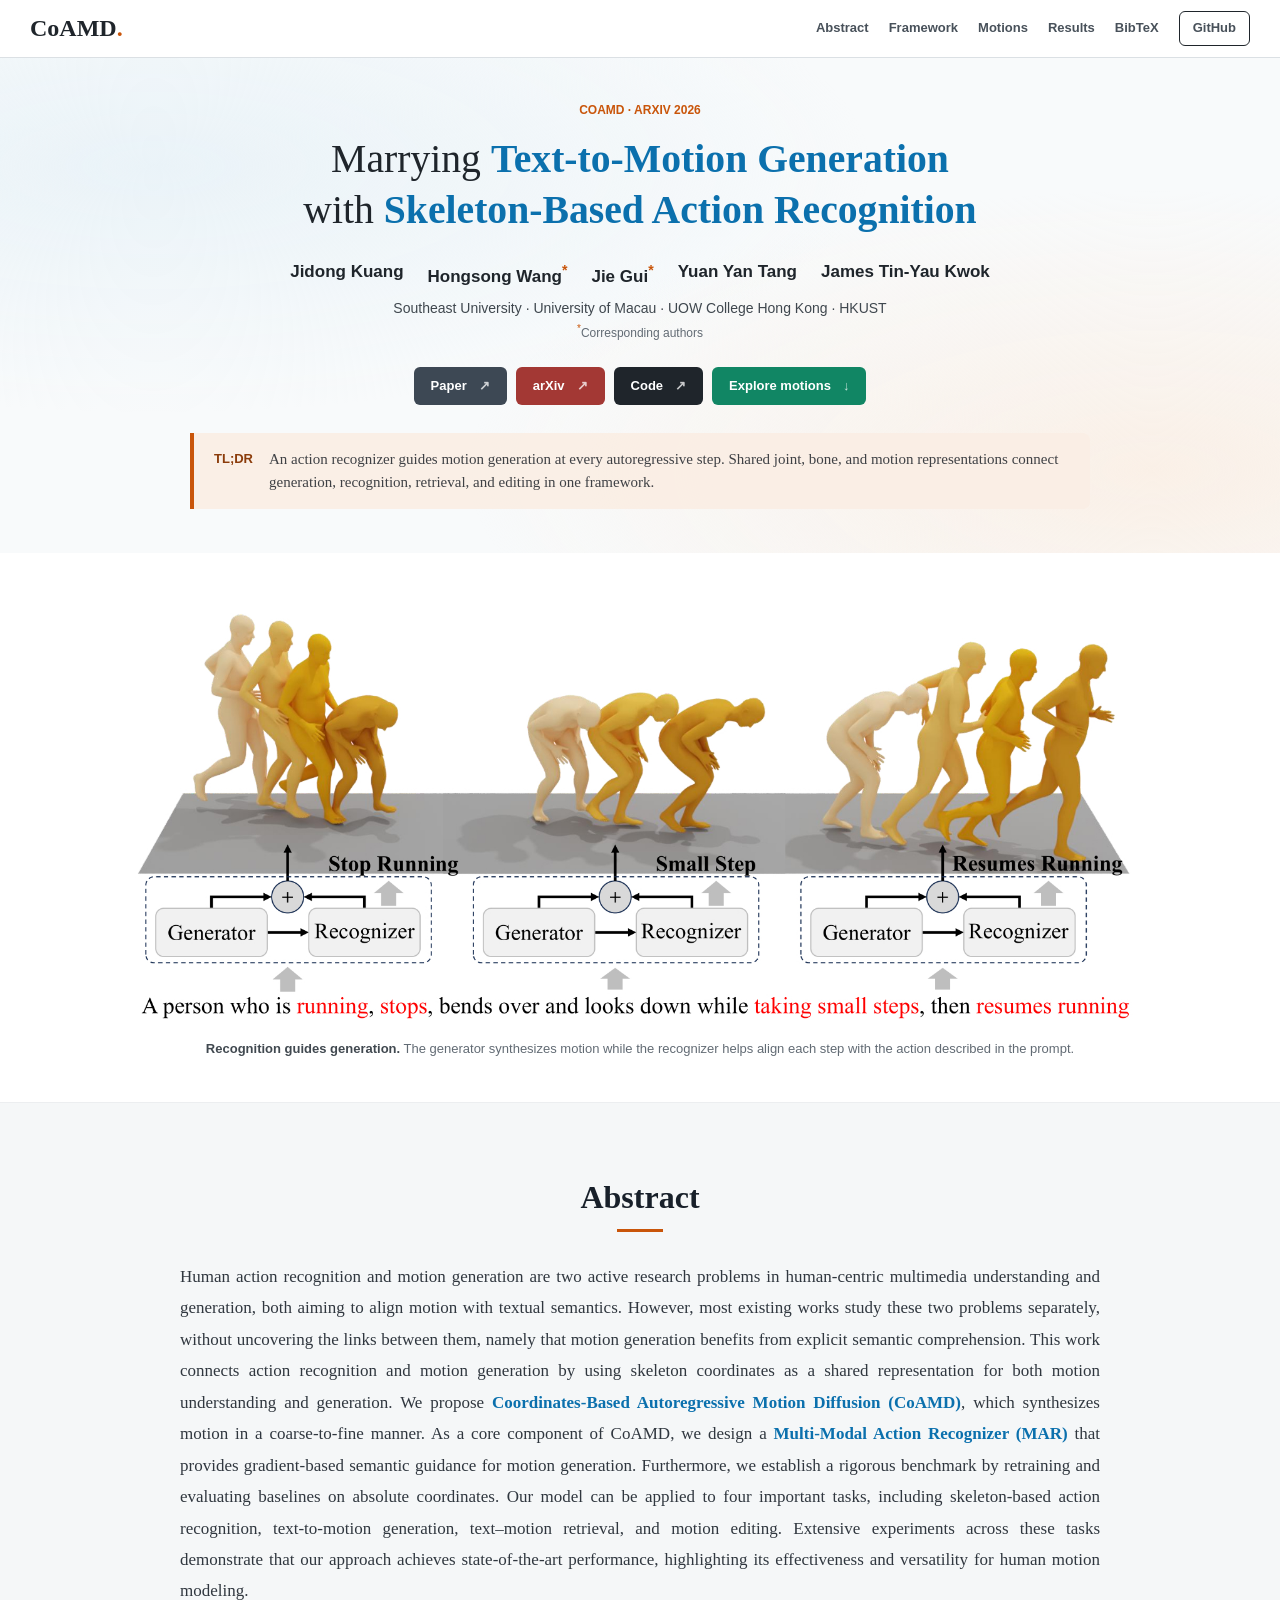
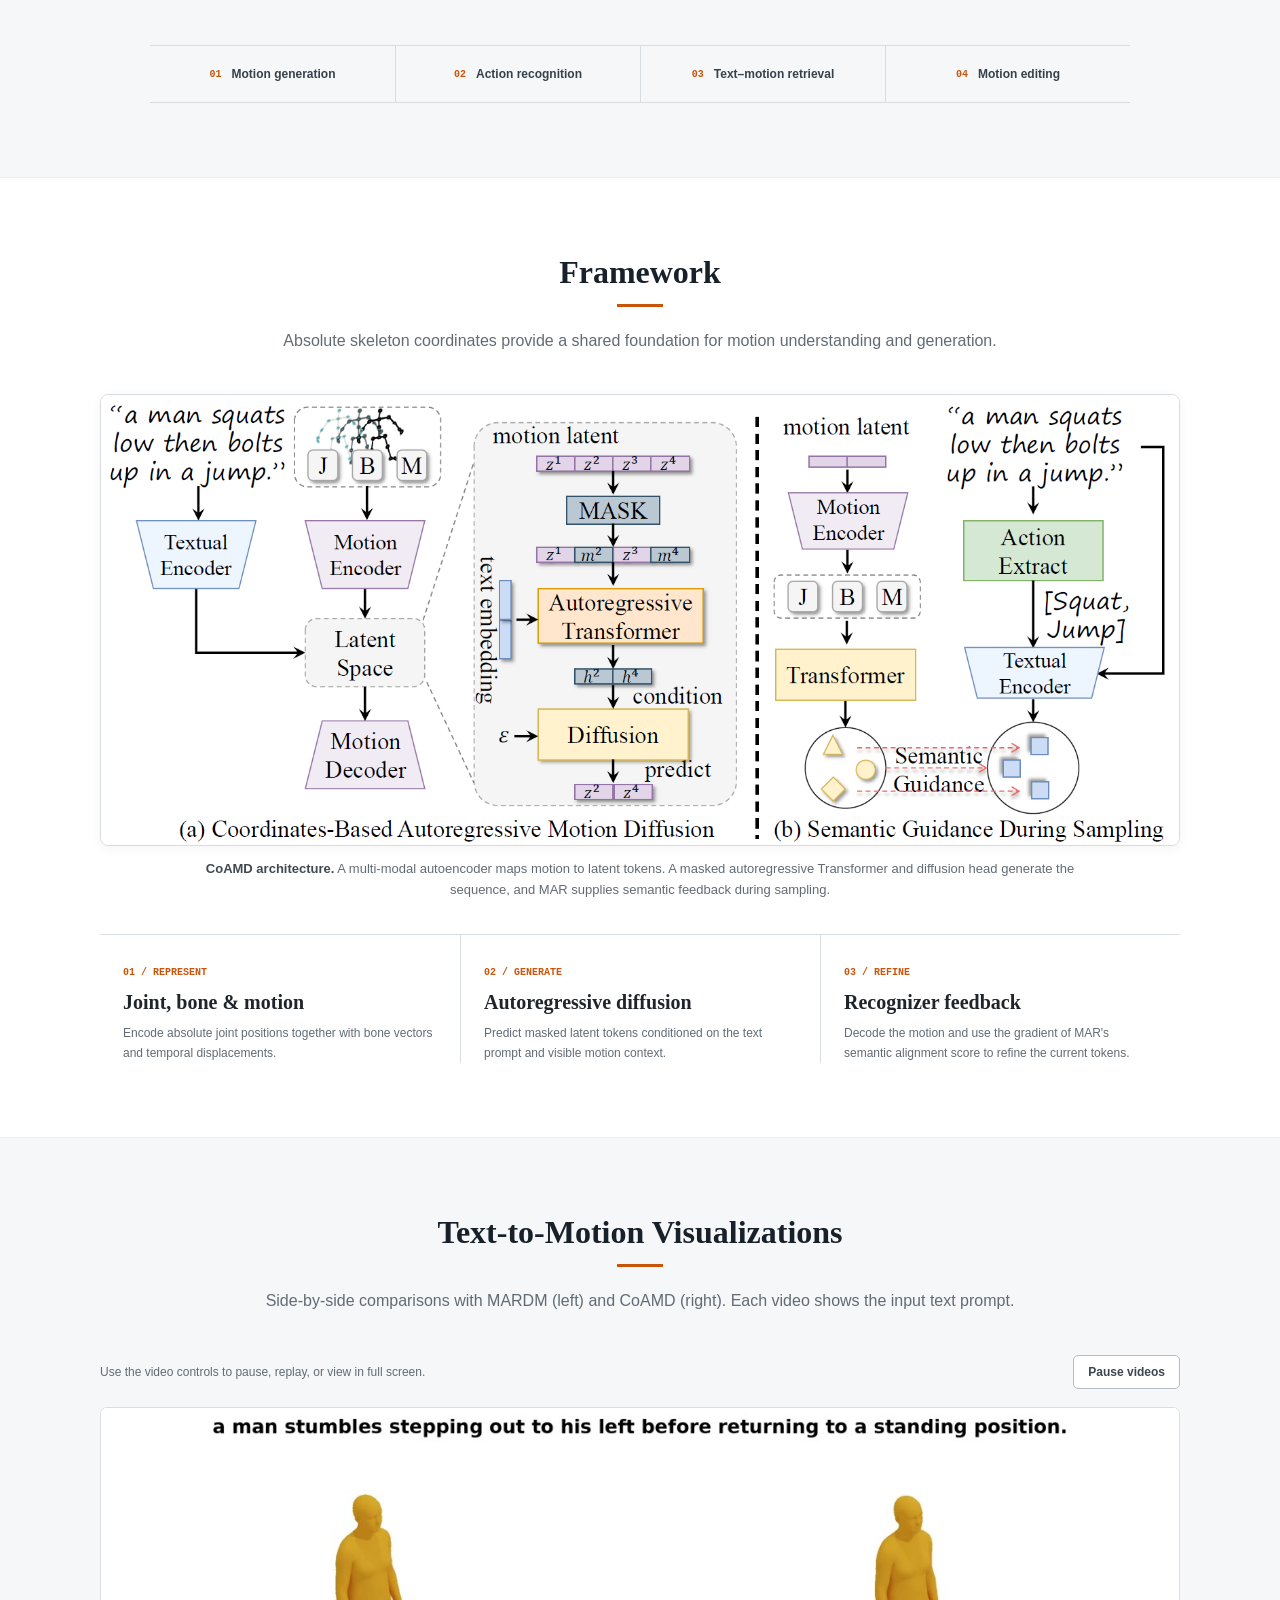
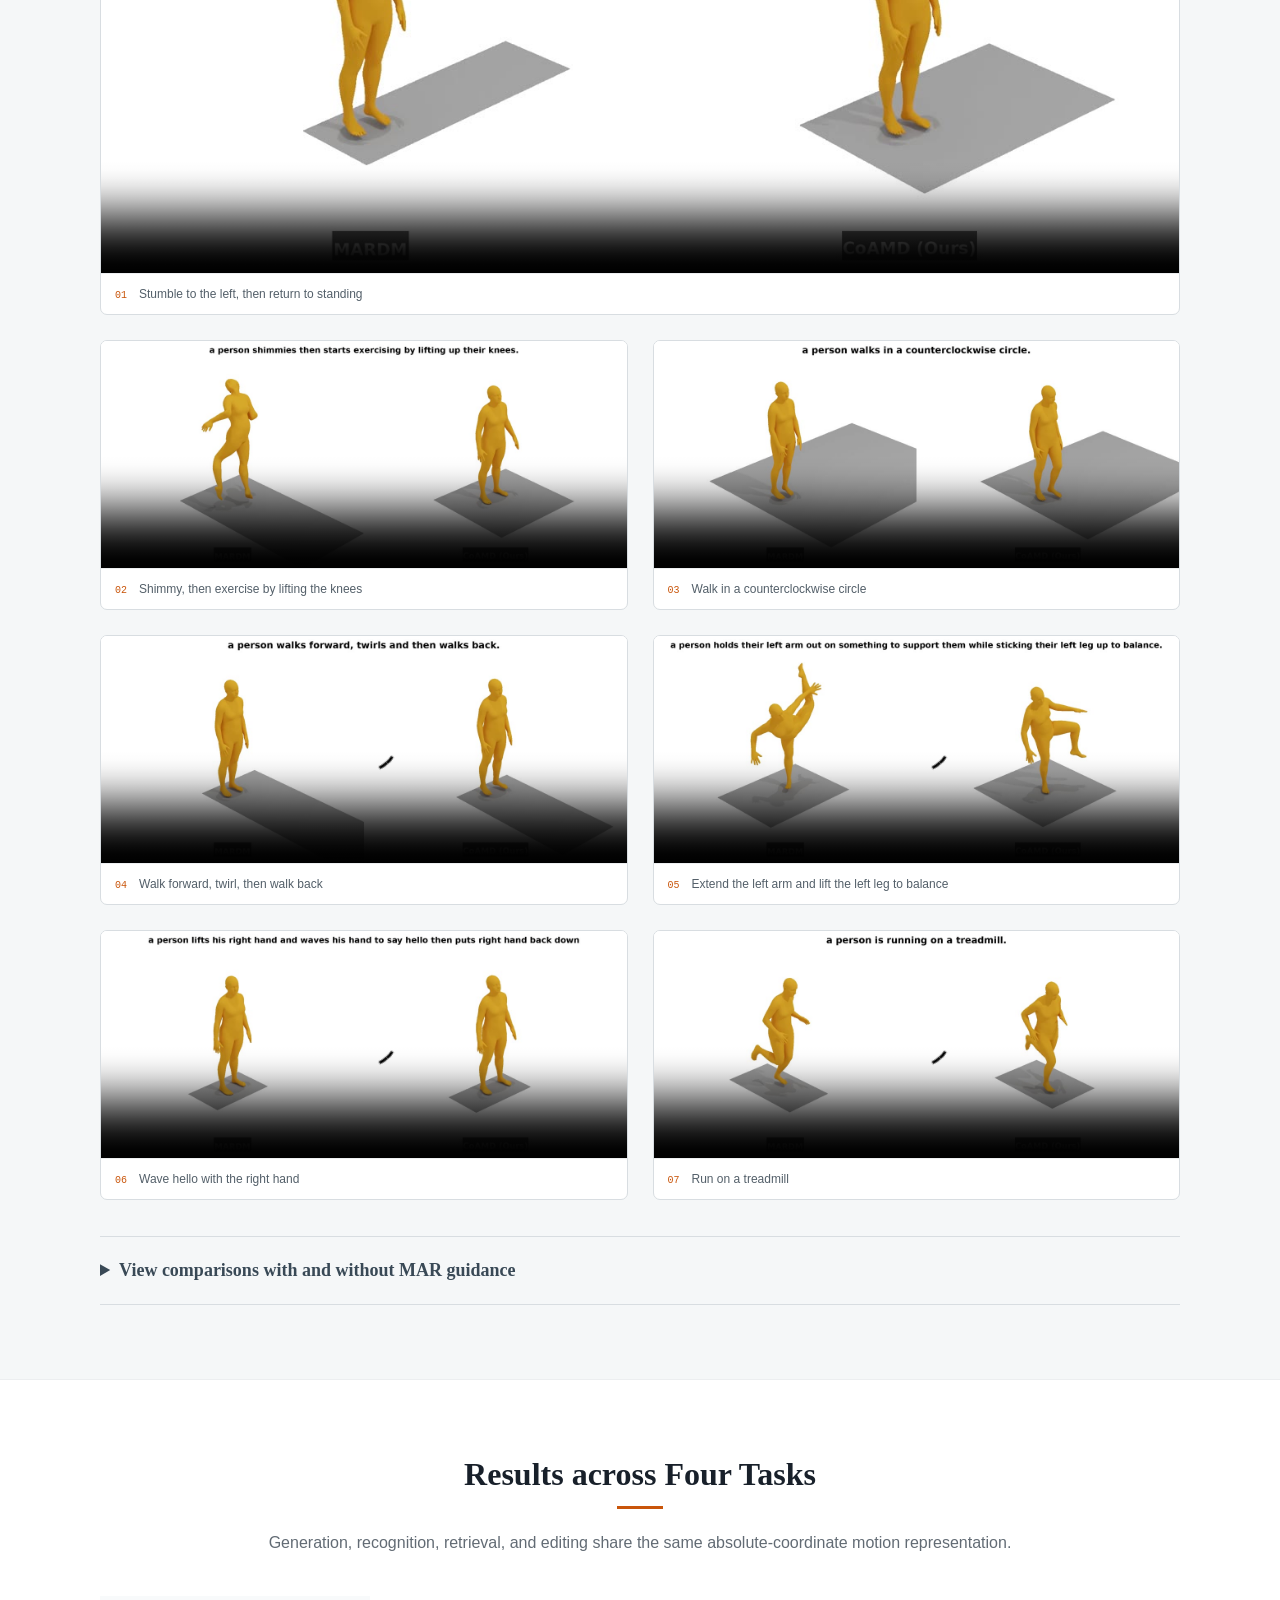
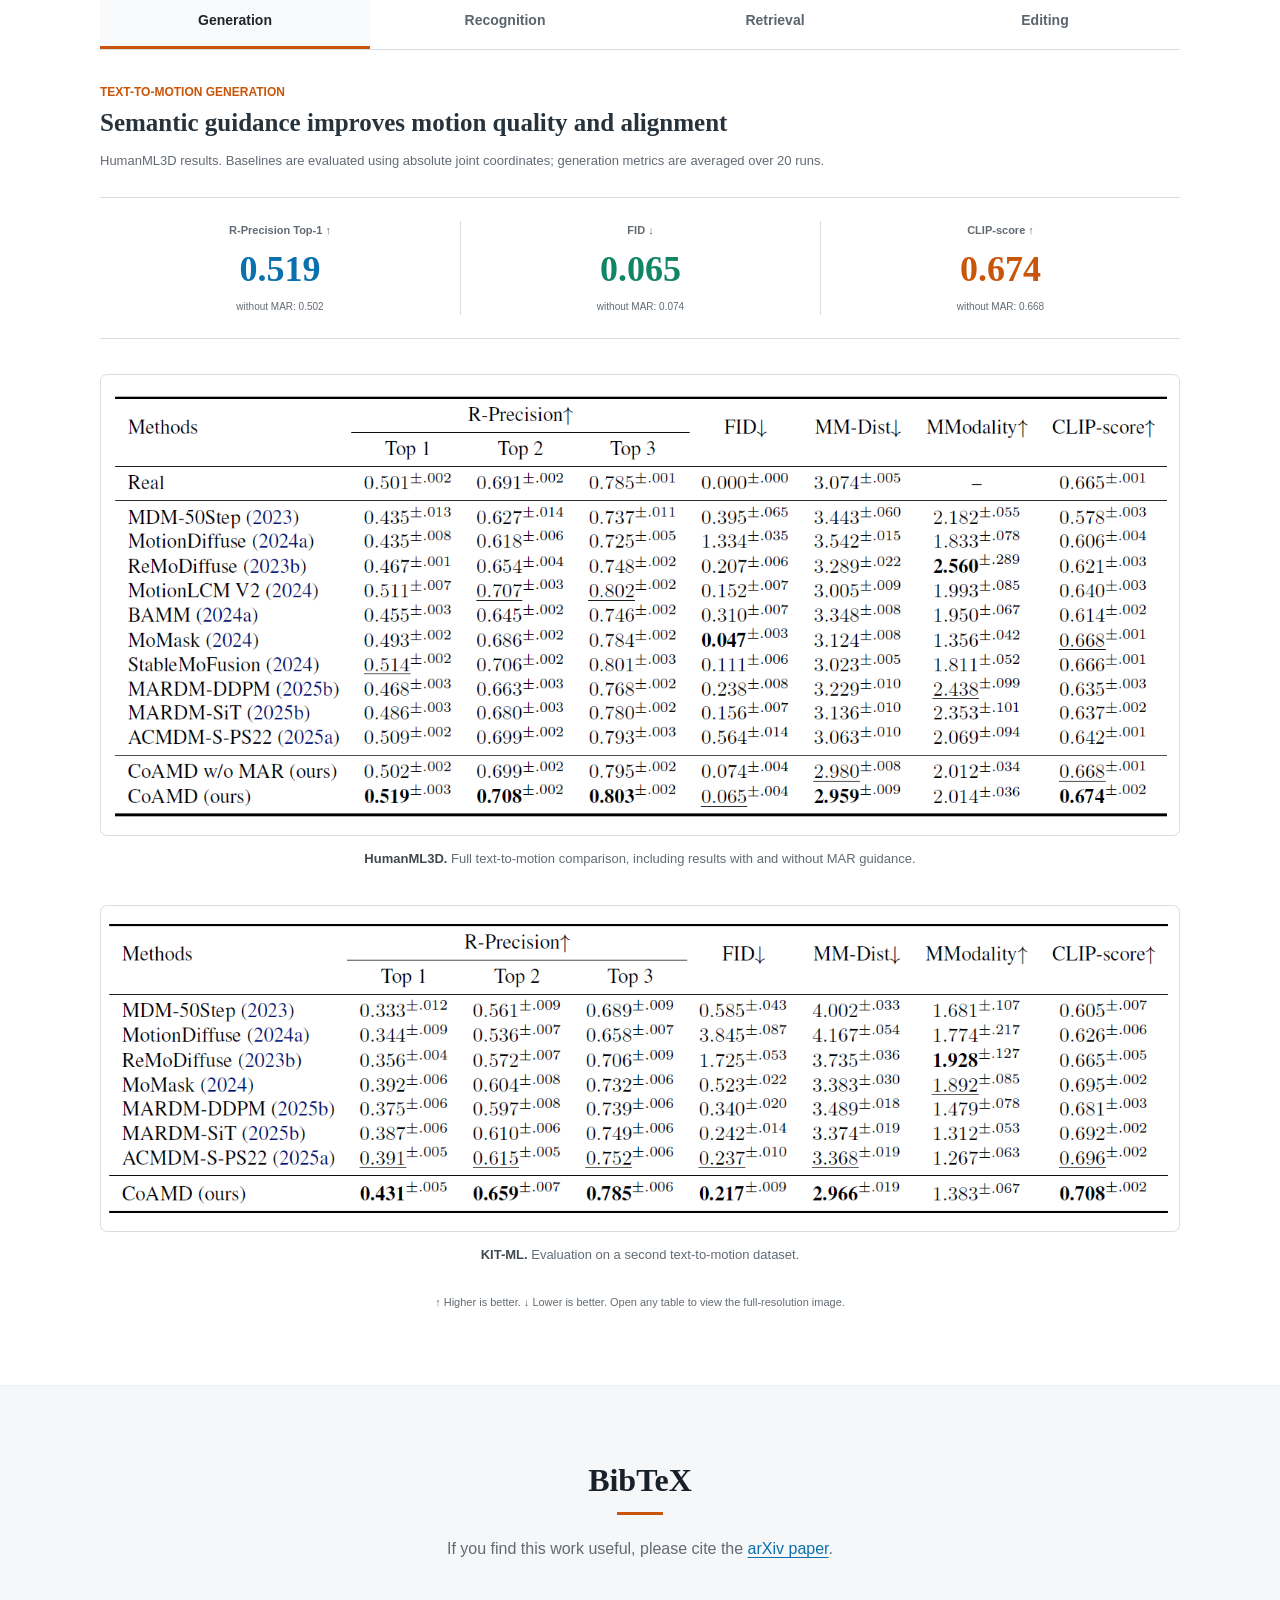
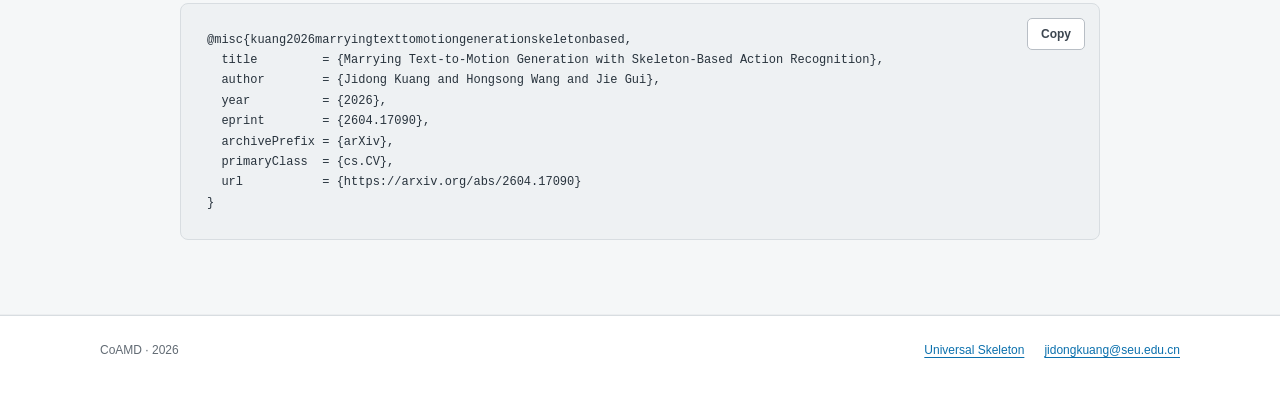
<file: projects/CoAMD/index.html>
<!doctype html>
<html lang="en">
  <head>
    <meta charset="utf-8">
    <meta name="viewport" content="width=device-width, initial-scale=1">
    <meta name="theme-color" content="#ffffff">
    <meta name="description" content="CoAMD connects text-to-motion generation with skeleton-based action recognition through recognizer-guided autoregressive diffusion.">
    <meta name="author" content="Jidong Kuang, Hongsong Wang, Jie Gui, Yuan Yan Tang, James Tin-Yau Kwok">
    <meta property="og:title" content="CoAMD | Marrying Text-to-Motion Generation with Skeleton-Based Action Recognition">
    <meta property="og:description" content="An action recognizer guides motion generation, step by step. Explore the framework, generated motions, and results across four motion tasks.">
    <meta property="og:type" content="website">
    <meta property="og:url" content="https://jidongkuang.github.io/projects/CoAMD/">
    <meta property="og:image" content="https://jidongkuang.github.io/projects/CoAMD/images/social-preview.jpg">
    <meta property="og:image:width" content="1200">
    <meta property="og:image:height" content="630">
    <meta name="twitter:card" content="summary_large_image">
    <link rel="canonical" href="https://jidongkuang.github.io/projects/CoAMD/">
    <link rel="icon" type="image/svg+xml" href="images/favicon.svg">
    <link rel="stylesheet" href="css/index.css">
    <title>CoAMD | Marrying Text-to-Motion Generation with Skeleton-Based Action Recognition</title>
  </head>
  <body>
    <a class="skip-link" href="#abstract">Skip to content</a>
    <header class="site-header">
      <nav class="nav-shell" aria-label="Project navigation">
        <a class="brand" href="#top">CoAMD<span class="brand-dot">.</span></a>
        <button class="nav-toggle" type="button" aria-label="Open navigation" aria-expanded="false" aria-controls="site-navigation" data-nav-toggle>
          <span></span><span></span><span></span>
        </button>
        <div id="site-navigation" class="nav-links" data-nav>
          <a href="#abstract">Abstract</a>
          <a href="#framework">Framework</a>
          <a href="#visualizations">Motions</a>
          <a href="#results">Results</a>
          <a href="#bibtex">BibTeX</a>
          <a class="nav-github" href="https://github.com/jidongkuang/CoAMD" target="_blank" rel="noopener noreferrer">GitHub</a>
        </div>
      </nav>
      <div class="reading-progress" data-progress></div>
    </header>

    <main>
      <section id="top" class="hero">
        <div class="page-width hero-inner">
          <p class="venue">CoAMD &middot; arXiv 2026</p>
          <h1>Marrying <strong>Text-to-Motion Generation</strong><br class="desktop-title-break">
            with <strong>Skeleton-Based Action Recognition</strong></h1>
          <div class="authors" aria-label="Authors">
            <span>Jidong Kuang</span>
            <span>Hongsong Wang<sup>*</sup></span>
            <span>Jie Gui<sup>*</sup></span>
            <span>Yuan Yan Tang</span>
            <span>James Tin-Yau Kwok</span>
          </div>
          <p class="affiliation">Southeast University &middot; University of Macau &middot; UOW College Hong Kong &middot; HKUST</p>
          <p class="author-note"><sup>*</sup>Corresponding authors</p>
          <div class="project-links" aria-label="Project resources">
            <a class="project-button paper-button" href="https://arxiv.org/pdf/2604.17090" target="_blank" rel="noopener noreferrer">Paper <span aria-hidden="true">&#8599;</span></a>
            <a class="project-button arxiv-button" href="https://arxiv.org/abs/2604.17090" target="_blank" rel="noopener noreferrer">arXiv <span aria-hidden="true">&#8599;</span></a>
            <a class="project-button code-button" href="https://github.com/jidongkuang/CoAMD" target="_blank" rel="noopener noreferrer">Code <span aria-hidden="true">&#8599;</span></a>
            <a class="project-button model-button" href="#visualizations">Explore motions <span aria-hidden="true">&#8595;</span></a>
          </div>
          <div class="tldr">
            <strong>TL;DR</strong>
            <p>An action recognizer guides motion generation at every autoregressive step.
              Shared joint, bone, and motion representations connect generation, recognition,
              retrieval, and editing in one framework.</p>
          </div>
        </div>
      </section>

      <section class="teaser-section" aria-label="Recognizer-guided generation overview">
        <div class="page-width">
          <figure class="paper-figure teaser-figure">
            <a href="images/recognizer-guidance.jpg" target="_blank" rel="noopener noreferrer" aria-label="Open the recognizer-guided generation figure at full resolution">
              <img src="images/recognizer-guidance.jpg" width="1628" height="699" alt="A generated person runs, stops, bends over with small steps, and resumes running, with recognizer feedback at successive generation steps." fetchpriority="high">
            </a>
            <figcaption><strong>Recognition guides generation.</strong> The generator synthesizes motion while the recognizer helps align each step with the action described in the prompt.</figcaption>
          </figure>
        </div>
      </section>

      <section id="abstract" class="section gray-band">
        <div class="page-width content-block">
          <h2>Abstract</h2>
          <p class="abstract-text">
            Human action recognition and motion generation are two active research problems in
            human-centric multimedia understanding and generation, both aiming to align motion with
            textual semantics. However, most existing works study these two problems separately,
            without uncovering the links between them, namely that motion generation benefits from
            explicit semantic comprehension. This work connects action recognition and motion
            generation by using skeleton coordinates as a shared representation for both motion
            understanding and generation. We propose <strong>Coordinates-Based Autoregressive Motion
            Diffusion (CoAMD)</strong>, which synthesizes motion in a coarse-to-fine manner. As a core
            component of CoAMD, we design a <strong>Multi-Modal Action Recognizer (MAR)</strong> that
            provides gradient-based semantic guidance for motion generation. Furthermore, we establish
            a rigorous benchmark by retraining and evaluating baselines on absolute coordinates.
            Our model can be applied to four important tasks, including skeleton-based action recognition,
            text-to-motion generation, text&ndash;motion retrieval, and motion editing. Extensive experiments
            across these tasks demonstrate that our approach achieves state-of-the-art performance,
            highlighting its effectiveness and versatility for human motion modeling.
          </p>
          <div class="task-strip" aria-label="Four motion tasks">
            <a href="#results" data-select-result="generation"><span>01</span>Motion generation</a>
            <a href="#results" data-select-result="recognition"><span>02</span>Action recognition</a>
            <a href="#results" data-select-result="retrieval"><span>03</span>Text&ndash;motion retrieval</a>
            <a href="#results" data-select-result="editing"><span>04</span>Motion editing</a>
          </div>
        </div>
      </section>

      <section id="framework" class="section white-band">
        <div class="page-width content-block">
          <h2>Framework</h2>
          <p class="section-intro">Absolute skeleton coordinates provide a shared foundation for motion understanding and generation.</p>
          <figure class="paper-figure">
            <a href="images/coamd-framework.jpg" target="_blank" rel="noopener noreferrer" aria-label="Open the CoAMD architecture at full resolution">
              <img src="images/coamd-framework.jpg" width="1588" height="662" alt="CoAMD architecture: joint, bone, and motion streams are encoded into latent tokens; a masked autoregressive Transformer and diffusion head generate motion, refined by recognizer guidance." loading="lazy">
            </a>
            <figcaption><strong>CoAMD architecture.</strong> A multi-modal autoencoder maps motion to latent tokens. A masked autoregressive Transformer and diffusion head generate the sequence, and MAR supplies semantic feedback during sampling.</figcaption>
          </figure>
          <div class="method-steps">
            <article><span>01 / REPRESENT</span><h3>Joint, bone &amp; motion</h3><p>Encode absolute joint positions together with bone vectors and temporal displacements.</p></article>
            <article><span>02 / GENERATE</span><h3>Autoregressive diffusion</h3><p>Predict masked latent tokens conditioned on the text prompt and visible motion context.</p></article>
            <article><span>03 / REFINE</span><h3>Recognizer feedback</h3><p>Decode the motion and use the gradient of MAR's semantic alignment score to refine the current tokens.</p></article>
          </div>
        </div>
      </section>

      <section id="visualizations" class="section gray-band">
        <div class="page-width content-block">
          <h2>Text-to-Motion Visualizations</h2>
          <p class="section-intro">Side-by-side comparisons with MARDM (left) and CoAMD (right). Each video shows the input text prompt.</p>
          <div class="gallery-toolbar">
            <span>Use the video controls to pause, replay, or view in full screen.</span>
            <button class="motion-toggle" type="button" aria-pressed="false" data-toggle-motion hidden>Pause videos</button>
          </div>
          <div class="video-grid">
            <figure class="motion-video featured-video">
              <video controls muted loop playsinline preload="none" poster="images/merged_7-poster.jpg" aria-label="Stumble to the left, then return to standing; MARDM on the left and CoAMD on the right" data-motion-video>
                <source src="videos/merged_7.mp4" type="video/mp4">
                <a href="videos/merged_7.mp4">Download motion example 1</a>.
              </video>
              <figcaption><span>01</span>Stumble to the left, then return to standing</figcaption>
            </figure>
            <figure class="motion-video">
              <video controls muted loop playsinline preload="none" poster="images/merged_37-poster.jpg" aria-label="Shimmy, then exercise by lifting the knees; MARDM on the left and CoAMD on the right" data-motion-video>
                <source src="videos/merged_37.mp4" type="video/mp4">
                <a href="videos/merged_37.mp4">Download motion example 2</a>.
              </video>
              <figcaption><span>02</span>Shimmy, then exercise by lifting the knees</figcaption>
            </figure>
            <figure class="motion-video">
              <video controls muted loop playsinline preload="none" poster="images/merged_12-poster.jpg" aria-label="Walk in a counterclockwise circle; MARDM on the left and CoAMD on the right" data-motion-video>
                <source src="videos/merged_12.mp4" type="video/mp4">
                <a href="videos/merged_12.mp4">Download motion example 3</a>.
              </video>
              <figcaption><span>03</span>Walk in a counterclockwise circle</figcaption>
            </figure>
            <figure class="motion-video">
              <video controls muted loop playsinline preload="none" poster="images/merged_23-poster.jpg" aria-label="Walk forward, twirl, then walk back; MARDM on the left and CoAMD on the right" data-motion-video>
                <source src="videos/merged_23.mp4" type="video/mp4">
                <a href="videos/merged_23.mp4">Download motion example 4</a>.
              </video>
              <figcaption><span>04</span>Walk forward, twirl, then walk back</figcaption>
            </figure>
            <figure class="motion-video">
              <video controls muted loop playsinline preload="none" poster="images/merged_34-poster.jpg" aria-label="Extend the left arm and lift the left leg to balance; MARDM on the left and CoAMD on the right" data-motion-video>
                <source src="videos/merged_34.mp4" type="video/mp4">
                <a href="videos/merged_34.mp4">Download motion example 5</a>.
              </video>
              <figcaption><span>05</span>Extend the left arm and lift the left leg to balance</figcaption>
            </figure>
            <figure class="motion-video">
              <video controls muted loop playsinline preload="none" poster="images/merged_35-poster.jpg" aria-label="Wave hello with the right hand; MARDM on the left and CoAMD on the right" data-motion-video>
                <source src="videos/merged_35.mp4" type="video/mp4">
                <a href="videos/merged_35.mp4">Download motion example 6</a>.
              </video>
              <figcaption><span>06</span>Wave hello with the right hand</figcaption>
            </figure>
            <figure class="motion-video">
              <video controls muted loop playsinline preload="none" poster="images/merged_20-poster.jpg" aria-label="Run on a treadmill; MARDM on the left and CoAMD on the right" data-motion-video>
                <source src="videos/merged_20.mp4" type="video/mp4">
                <a href="videos/merged_20.mp4">Download motion example 7</a>.
              </video>
              <figcaption><span>07</span>Run on a treadmill</figcaption>
            </figure>
          </div>
          <details class="qualitative-details">
            <summary>View comparisons with and without MAR guidance</summary>
            <figure class="paper-figure qualitative-figure">
              <a href="images/qualitative-comparison.jpg" target="_blank" rel="noopener noreferrer" aria-label="Open the qualitative comparison figure at full resolution">
                <img src="images/qualitative-comparison.jpg" width="899" height="1159" alt="Paired motion sequences compare CoAMD without and with MAR guidance for multi-part actions and stylistic details, with key prompt phrases highlighted in red." loading="lazy">
              </a>
              <figcaption>Qualitative comparisons on HumanML3D. Each pair shows our unguided baseline (w/o MAR) and the guided model (w/ MAR).</figcaption>
            </figure>
          </details>
        </div>
      </section>

      <section id="results" class="section white-band">
        <div class="page-width content-block">
          <h2>Results across Four Tasks</h2>
          <p class="section-intro">Generation, recognition, retrieval, and editing share the same absolute-coordinate motion representation.</p>
          <div class="result-tabs" role="tablist" aria-label="Evaluation task" data-result-tabs hidden>
            <button id="tab-generation" type="button" role="tab" aria-selected="true" aria-controls="panel-generation" data-result-tab="generation">Generation</button>
            <button id="tab-recognition" type="button" role="tab" aria-selected="false" aria-controls="panel-recognition" tabindex="-1" data-result-tab="recognition">Recognition</button>
            <button id="tab-retrieval" type="button" role="tab" aria-selected="false" aria-controls="panel-retrieval" tabindex="-1" data-result-tab="retrieval">Retrieval</button>
            <button id="tab-editing" type="button" role="tab" aria-selected="false" aria-controls="panel-editing" tabindex="-1" data-result-tab="editing">Editing</button>
          </div>

          <div id="panel-generation" class="result-panel" role="tabpanel" aria-labelledby="tab-generation" tabindex="0" data-result-panel="generation">
            <div class="result-heading"><p class="eyebrow">Text-to-motion generation</p><h3>Semantic guidance improves motion quality and alignment</h3><p>HumanML3D results. Baselines are evaluated using absolute joint coordinates; generation metrics are averaged over 20 runs.</p></div>
            <div class="metric-strip" aria-label="CoAMD text-to-motion generation metrics on HumanML3D">
              <div><span>R-Precision Top-1 &uarr;</span><strong>0.519</strong><small>without MAR: 0.502</small></div>
              <div><span>FID &darr;</span><strong>0.065</strong><small>without MAR: 0.074</small></div>
              <div><span>CLIP-score &uarr;</span><strong>0.674</strong><small>without MAR: 0.668</small></div>
            </div>
            <figure class="paper-figure result-figure"><div class="table-image-scroll" tabindex="0" role="region" aria-label="HumanML3D generation results, scroll horizontally on small screens"><a href="images/humanml3d-generation.jpg" target="_blank" rel="noopener noreferrer"><img src="images/humanml3d-generation.jpg" width="1440" height="589" alt="HumanML3D generation comparison: CoAMD achieves R-Precision Top-1 0.519, FID 0.065, MM-Dist 2.959, and CLIP-score 0.674." loading="lazy"></a></div><figcaption><strong>HumanML3D.</strong> Full text-to-motion comparison, including results with and without MAR guidance.</figcaption></figure>
            <figure class="paper-figure result-figure"><div class="table-image-scroll" tabindex="0" role="region" aria-label="KIT-ML generation results, scroll horizontally on small screens"><a href="images/kit-generation.jpg" target="_blank" rel="noopener noreferrer"><img src="images/kit-generation.jpg" width="1431" height="404" alt="KIT-ML generation comparison: CoAMD achieves R-Precision Top-1 0.431, FID 0.217, MM-Dist 2.966, and CLIP-score 0.708." loading="lazy"></a></div><figcaption><strong>KIT-ML.</strong> Evaluation on a second text-to-motion dataset.</figcaption></figure>
          </div>

          <div id="panel-recognition" class="result-panel" role="tabpanel" aria-labelledby="tab-recognition" tabindex="0" data-result-panel="recognition">
            <div class="result-heading"><p class="eyebrow">Skeleton-based action recognition</p><h3>Joint, bone, and motion streams capture complementary action cues</h3><p>Recognition accuracy (%) on HumanML3D with J+B+M inputs.</p></div>
            <div class="metric-strip four-metrics" aria-label="CoAMD recognition accuracy on HumanML3D">
              <div><span>Overall</span><strong>51.63</strong></div><div><span>Many-shot</span><strong>62.24</strong></div><div><span>Medium-shot</span><strong>38.13</strong></div><div><span>Few-shot</span><strong>25.32</strong></div>
            </div>
            <figure class="paper-figure result-figure"><div class="table-image-scroll" tabindex="0" role="region" aria-label="HumanML3D action recognition results, scroll horizontally on small screens"><a href="images/humanml3d-recognition.jpg" target="_blank" rel="noopener noreferrer"><img src="images/humanml3d-recognition.jpg" width="1342" height="410" alt="HumanML3D action recognition table compares CADA-VAE, SMIE, DVTA, and CoAMD using joint-only or joint, bone, and motion inputs." loading="lazy"></a></div><figcaption><strong>HumanML3D action recognition.</strong> Baselines use the same visual backbone.</figcaption></figure>
            <figure class="paper-figure result-figure compact-result"><div class="table-image-scroll" tabindex="0" role="region" aria-label="NTU linear probing results, scroll horizontally on small screens"><a href="images/ntu-linear-probing.jpg" target="_blank" rel="noopener noreferrer"><img src="images/ntu-linear-probing.jpg" width="1136" height="506" alt="Linear probing on NTU-60 and NTU-120 after pre-training on HumanML3D, compared with UmURL and USDRL." loading="lazy"></a></div><figcaption><strong>Cross-dataset generalization.</strong> Linear probing on NTU-60 and NTU-120 after pre-training on HumanML3D.</figcaption></figure>
          </div>

          <div id="panel-retrieval" class="result-panel" role="tabpanel" aria-labelledby="tab-retrieval" tabindex="0" data-result-panel="retrieval">
            <div class="result-heading"><p class="eyebrow">Text&ndash;motion retrieval</p><h3>One semantic space supports retrieval in both directions</h3><p>Recall (%) on HumanML3D using the batch-based retrieval protocol.</p></div>
            <div class="metric-strip two-metrics" aria-label="CoAMD retrieval Recall at 1 on HumanML3D">
              <div><span>Text &rarr; Motion / R@1</span><strong>68.33</strong></div><div><span>Motion &rarr; Text / R@1</span><strong>68.86</strong></div>
            </div>
            <figure class="paper-figure result-figure"><div class="table-image-scroll" tabindex="0" role="region" aria-label="Text-motion retrieval results, scroll horizontally on small screens"><a href="images/text-motion-retrieval.jpg?v=4dacd5b2c8" target="_blank" rel="noopener noreferrer"><img src="images/text-motion-retrieval.jpg?v=4dacd5b2c8" width="2158" height="494" alt="Bidirectional text-motion retrieval results comparing TEMOS, T2M, TMR, LaMP, and CoAMD at Recall at 1, 2, 3, 5, and 10." loading="lazy"></a></div><figcaption><strong>Bidirectional retrieval.</strong> Text-to-motion and motion-to-text recall at multiple ranks.</figcaption></figure>
          </div>

          <div id="panel-editing" class="result-panel" role="tabpanel" aria-labelledby="tab-editing" tabindex="0" data-result-panel="editing">
            <div class="result-heading"><p class="eyebrow">Temporal motion editing</p><h3>Complete missing motion while preserving the given context</h3><p>CoAMD supports temporal inpainting, outpainting, prefix generation, and suffix generation.</p></div>
            <div class="metric-strip four-metrics" aria-label="CoAMD motion editing FID on HumanML3D, lower is better">
              <div><span>Inpainting / FID &darr;</span><strong>0.023</strong></div><div><span>Outpainting / FID &darr;</span><strong>0.022</strong></div><div><span>Prefix / FID &darr;</span><strong>0.032</strong></div><div><span>Suffix / FID &darr;</span><strong>0.039</strong></div>
            </div>
            <figure class="paper-figure result-figure"><div class="table-image-scroll" tabindex="0" role="region" aria-label="Motion editing results, scroll horizontally on small screens"><a href="images/motion-editing.jpg" target="_blank" rel="noopener noreferrer"><img src="images/motion-editing.jpg" width="1433" height="488" alt="HumanML3D motion editing comparison of BAMM, MARDM, and CoAMD for temporal inpainting, outpainting, prefix, and suffix generation." loading="lazy"></a></div><figcaption><strong>Motion editing on HumanML3D.</strong> Comparison across four temporal editing settings.</figcaption></figure>
          </div>
          <p class="result-footnote">&uarr; Higher is better. &darr; Lower is better. Open any table to view the full-resolution image.</p>
        </div>
      </section>

      <section id="bibtex" class="section gray-band">
        <div class="page-width content-block">
          <h2>BibTeX</h2>
          <p class="section-intro">If you find this work useful, please cite the <a href="https://arxiv.org/abs/2604.17090" target="_blank" rel="noopener noreferrer">arXiv paper</a>.</p>
          <div class="bibtex-shell">
            <button class="copy-button" type="button" data-copy-citation><span data-copy-label>Copy</span></button>
            <pre id="citation"><code>@misc{kuang2026marryingtexttomotiongenerationskeletonbased,
  title         = {Marrying Text-to-Motion Generation with Skeleton-Based Action Recognition},
  author        = {Jidong Kuang and Hongsong Wang and Jie Gui},
  year          = {2026},
  eprint        = {2604.17090},
  archivePrefix = {arXiv},
  primaryClass  = {cs.CV},
  url           = {https://arxiv.org/abs/2604.17090}
}</code></pre>
            <span class="copy-status" role="status" aria-live="polite" data-copy-status></span>
          </div>
        </div>
      </section>
    </main>

    <footer class="site-footer">
      <div class="page-width">
        <span>CoAMD &middot; 2026</span>
        <div class="footer-links"><a href="../Universal-Skeleton/">Universal Skeleton</a><a href="mailto:jidongkuang@seu.edu.cn">jidongkuang@seu.edu.cn</a></div>
      </div>
    </footer>
    <script src="js/index.js"></script>
  </body>
</html>
</file>
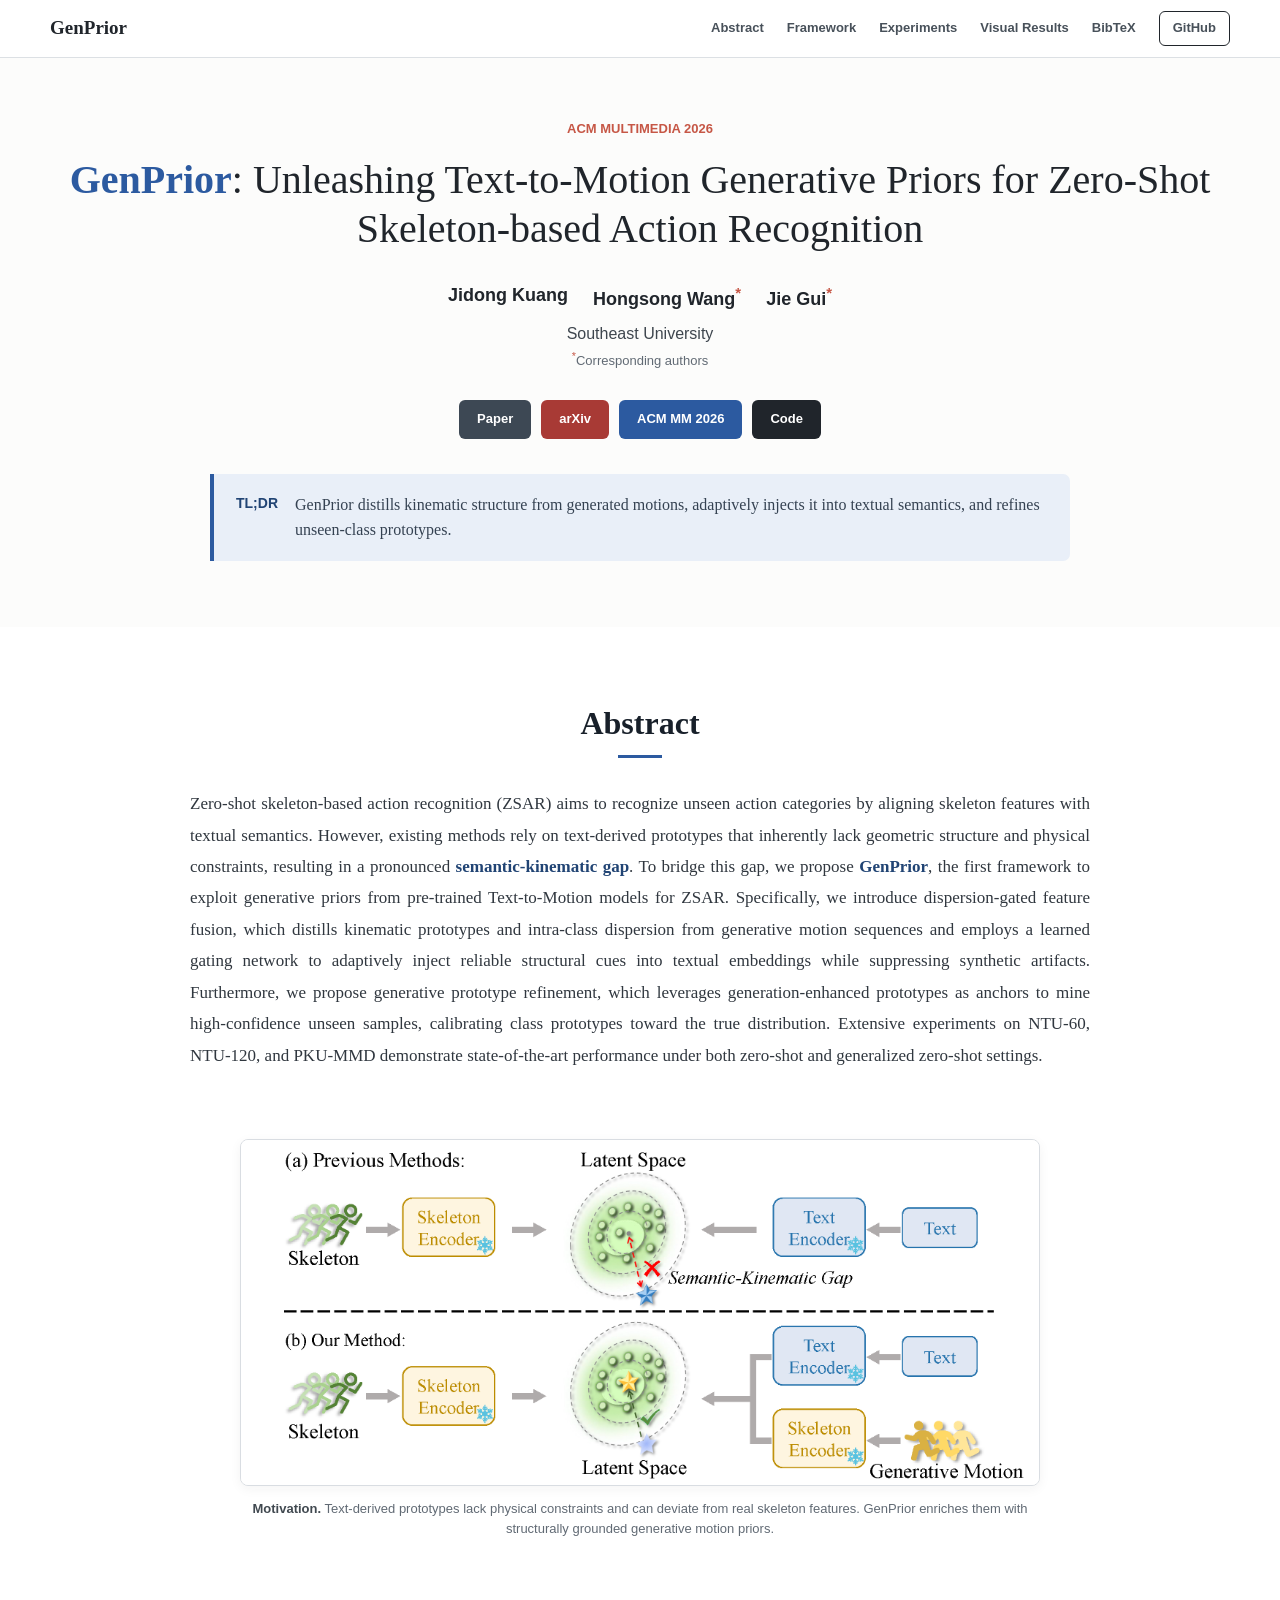
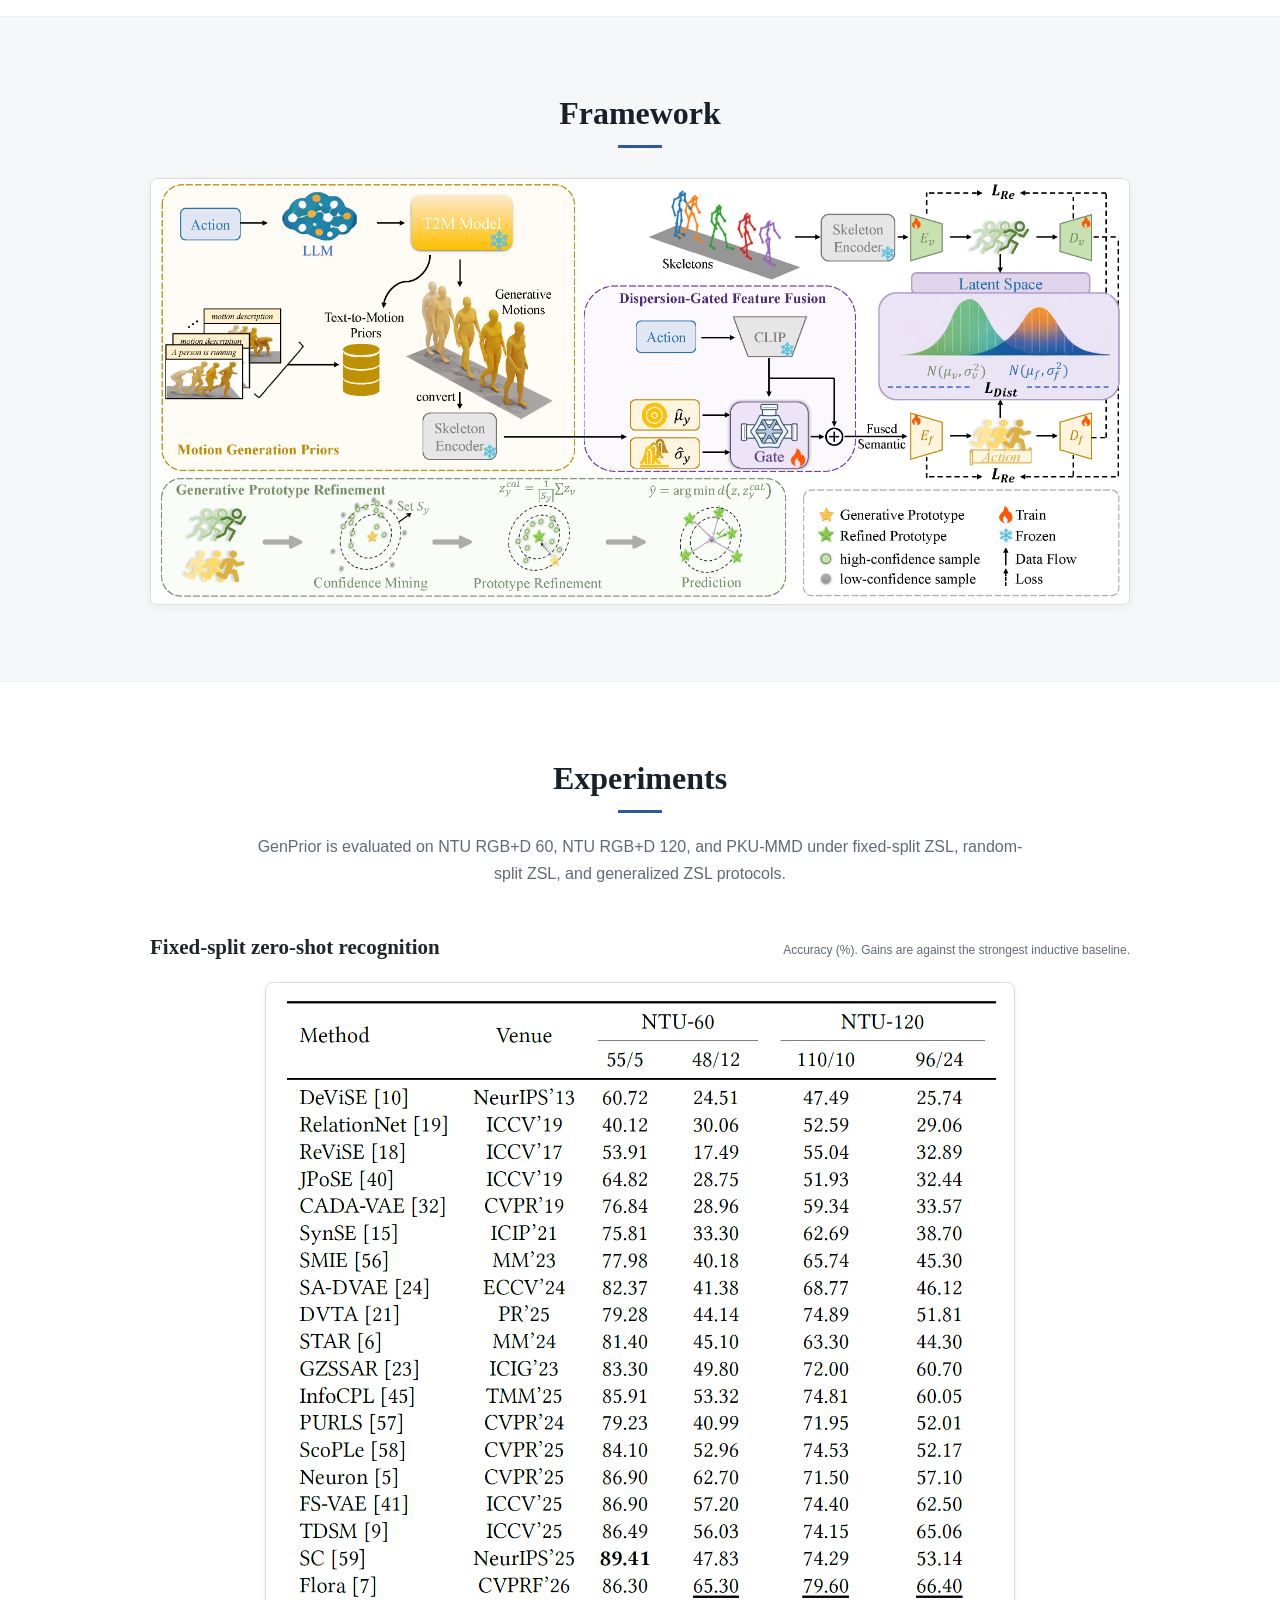
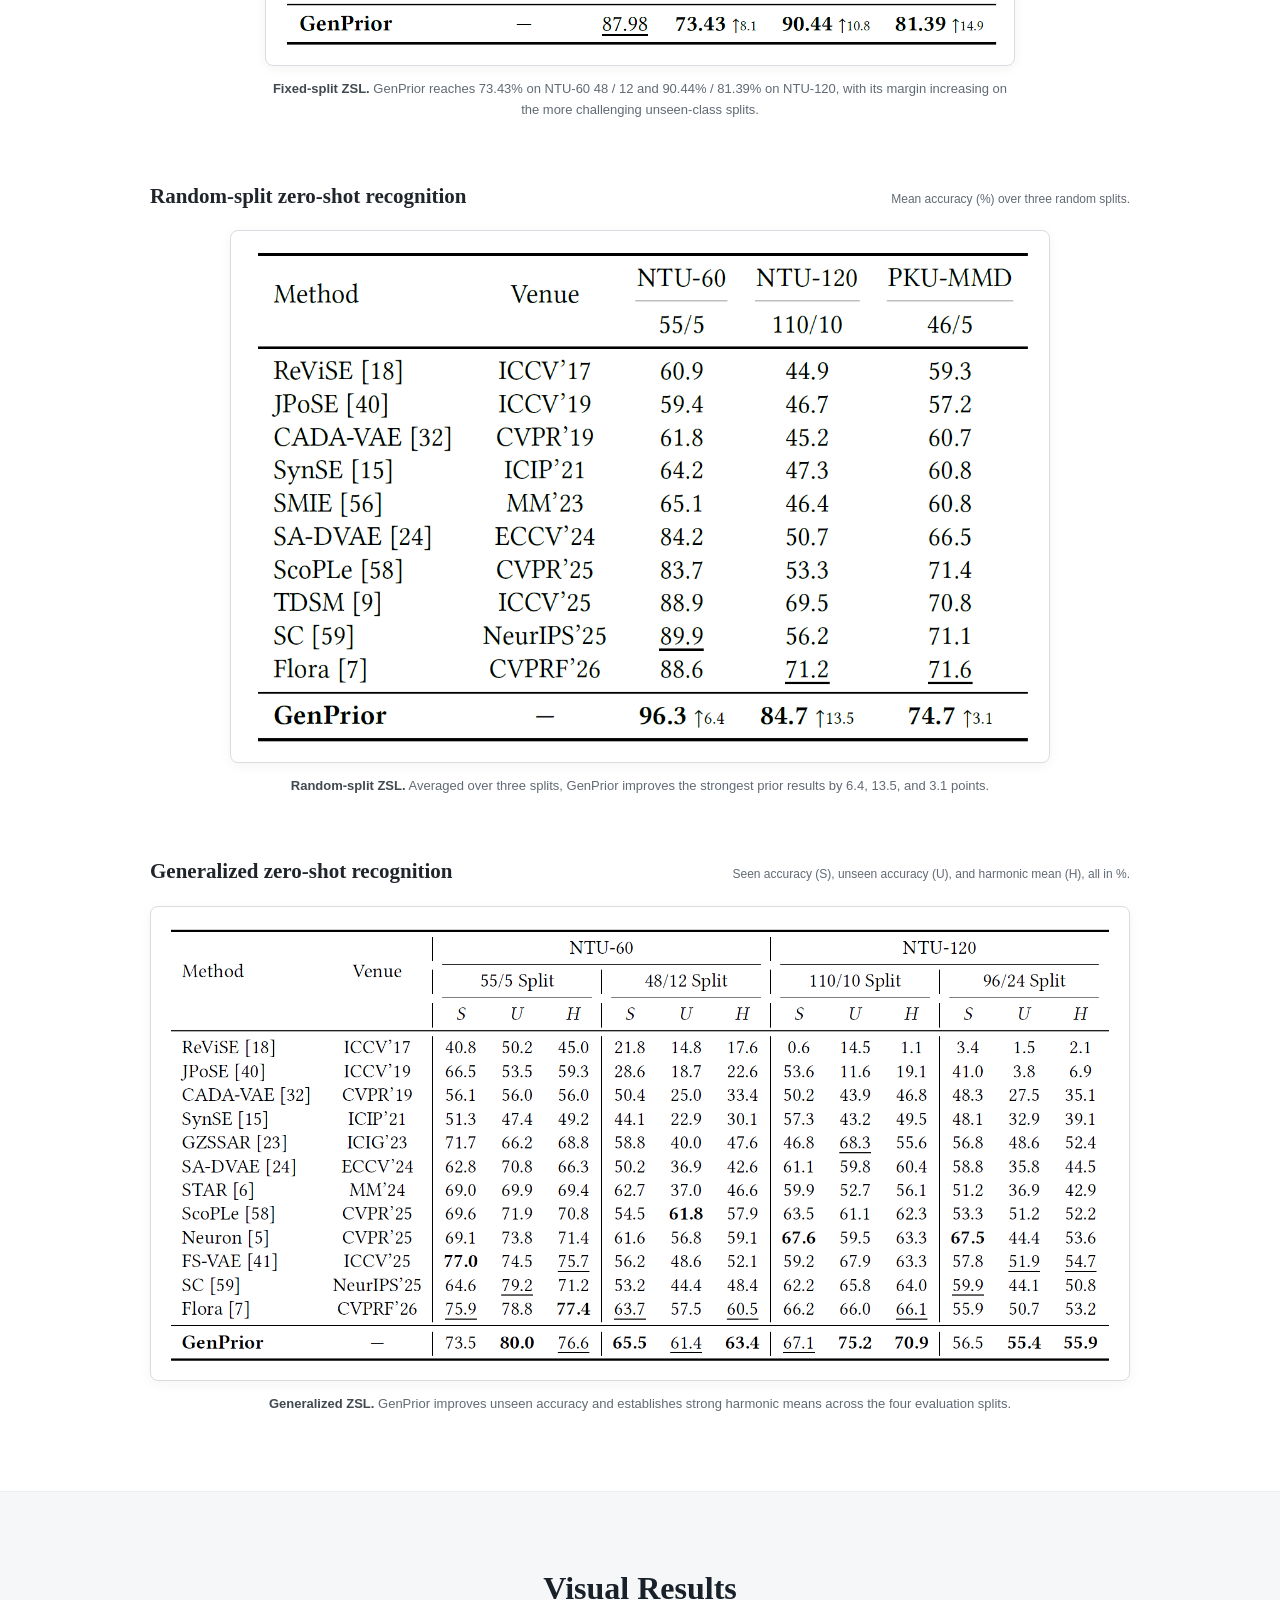
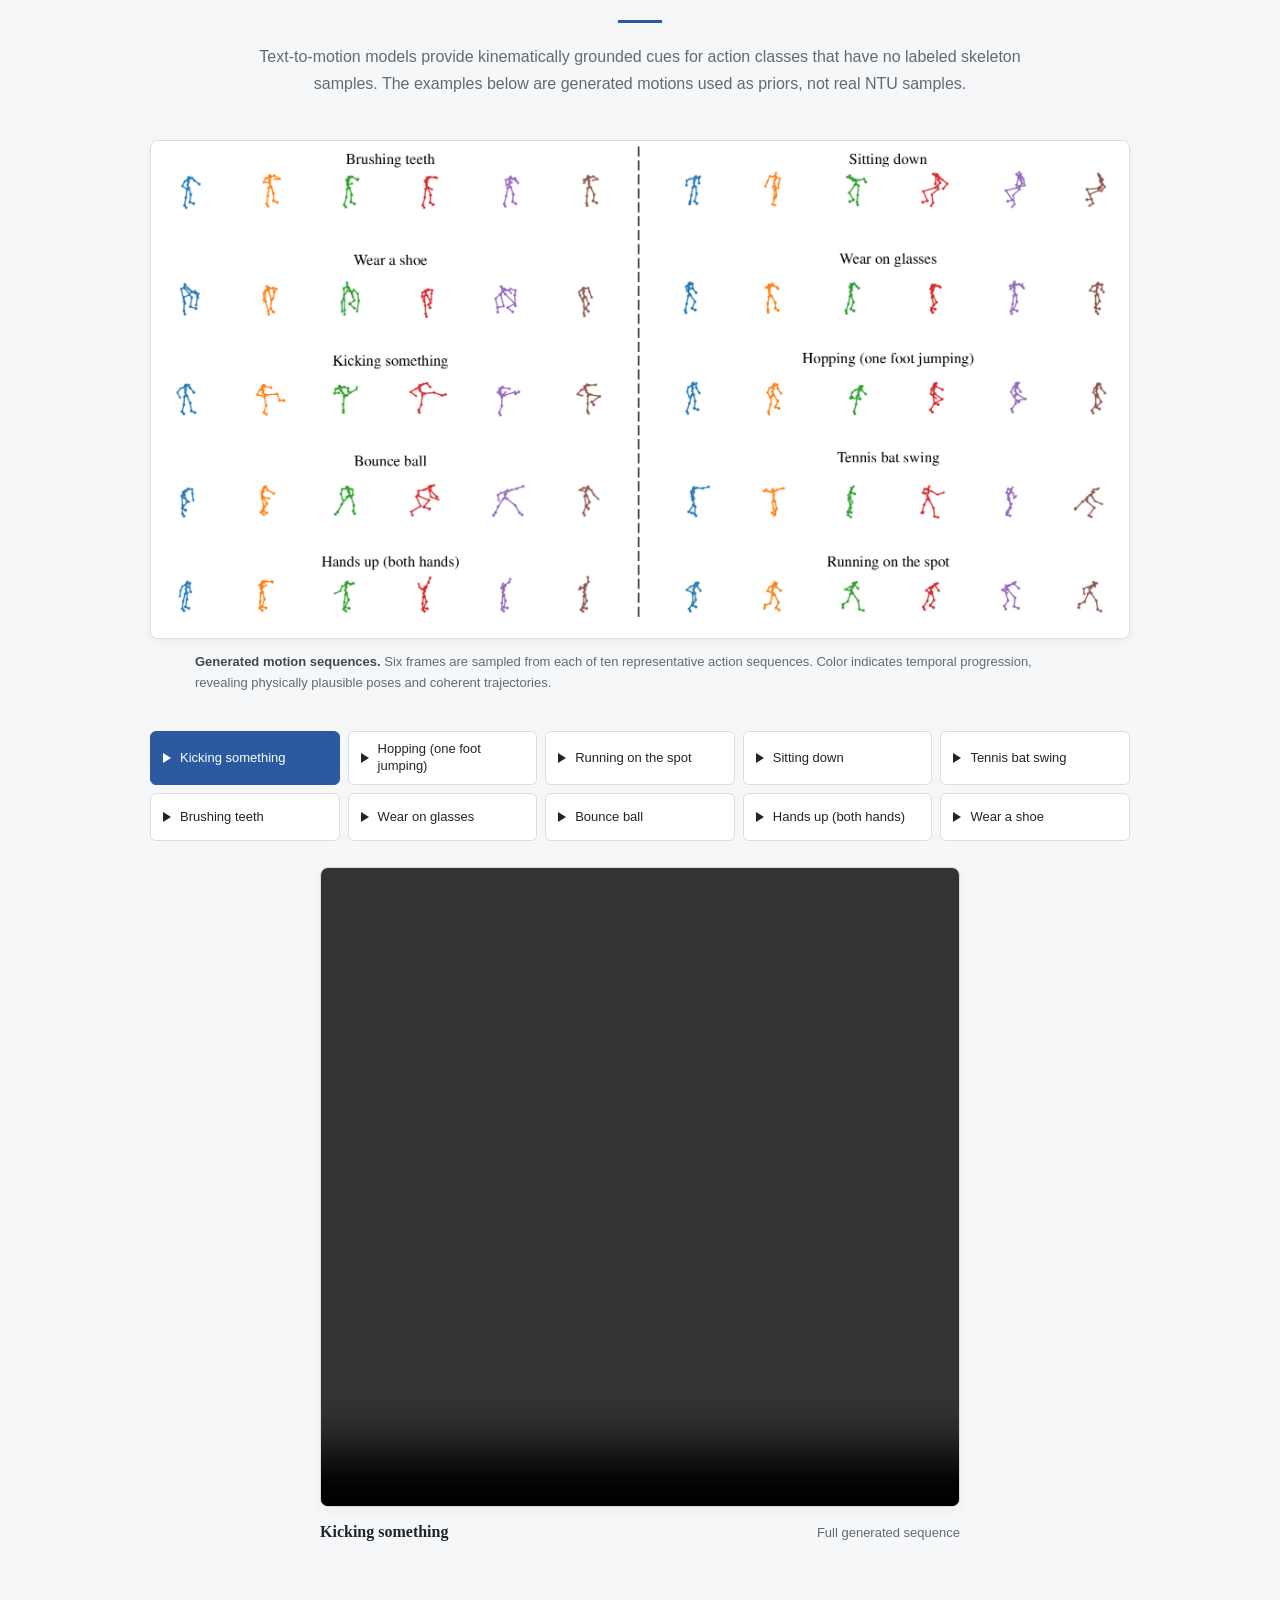
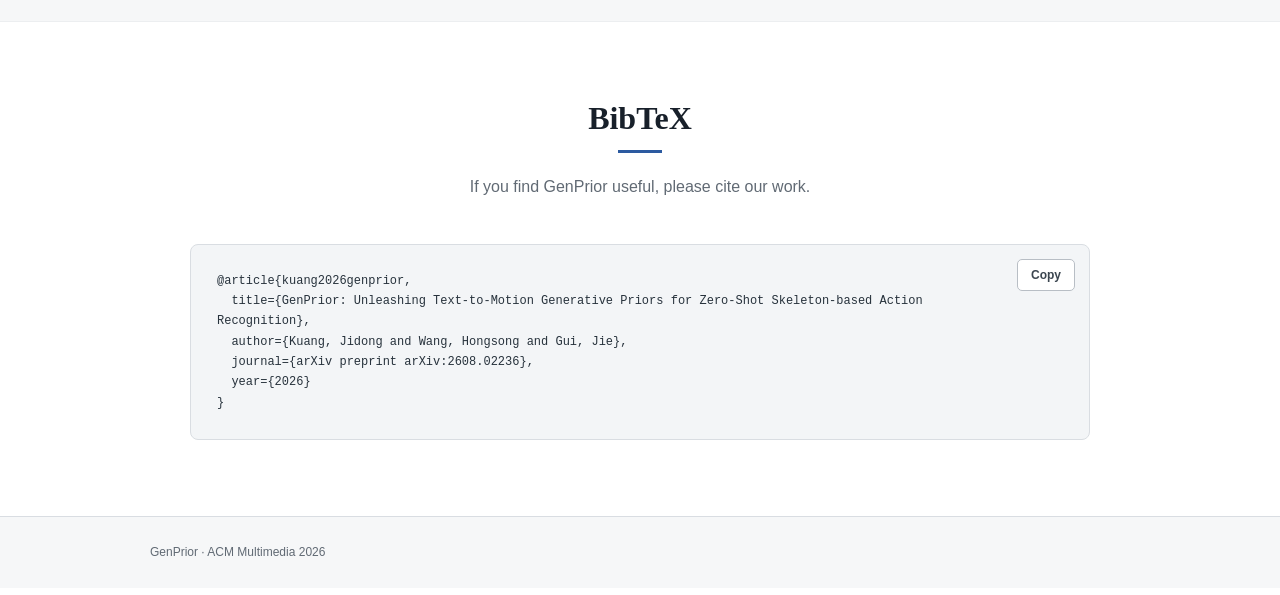
<file: projects/GenPrior/index.html>
<!doctype html>
<html lang="en">
  <head>
    <meta charset="utf-8">
    <meta name="viewport" content="width=device-width, initial-scale=1">
    <meta name="theme-color" content="#ffffff">
    <meta
      name="description"
      content="GenPrior: Unleashing Text-to-Motion Generative Priors for Zero-Shot Skeleton-based Action Recognition."
    >
    <meta name="author" content="Jidong Kuang">
    <meta property="og:title" content="GenPrior | ACM Multimedia 2026">
    <meta
      property="og:description"
      content="Text-to-motion generative priors for zero-shot skeleton-based action recognition."
    >
    <meta property="og:type" content="website">
    <meta property="og:url" content="https://jidongkuang.github.io/projects/GenPrior/">
    <meta
      property="og:image"
      content="https://jidongkuang.github.io/projects/GenPrior/images/genprior-framework.png"
    >
    <meta name="twitter:card" content="summary_large_image">
    <link rel="canonical" href="https://jidongkuang.github.io/projects/GenPrior/">
    <link rel="icon" type="image/svg+xml" href="images/favicon.svg">
    <link rel="stylesheet" href="css/index.css">
    <title>GenPrior | ACM Multimedia 2026</title>
  </head>
  <body>
    <header class="site-header" data-header>
      <nav class="nav-shell" aria-label="Project navigation">
        <a class="brand" href="#top">GenPrior</a>
        <button
          class="nav-toggle"
          type="button"
          aria-label="Open navigation"
          aria-expanded="false"
          aria-controls="site-navigation"
          data-nav-toggle
        >
          <span></span><span></span><span></span>
        </button>
        <div id="site-navigation" class="nav-links" data-nav>
          <a href="#abstract">Abstract</a>
          <a href="#framework">Framework</a>
          <a href="#experiments">Experiments</a>
          <a href="#visual-results">Visual Results</a>
          <a href="#bibtex">BibTeX</a>
          <a class="nav-github" href="https://github.com/jidongkuang/GenPrior" target="_blank" rel="noopener noreferrer">GitHub</a>
        </div>
      </nav>
      <div class="reading-progress" data-progress></div>
    </header>

    <main>
      <section id="top" class="hero">
        <div class="hero-motions" aria-hidden="true">
          <video autoplay muted loop playsinline preload="metadata">
            <source src="videos/playing-with-phone.mp4" type="video/mp4">
          </video>
          <video autoplay muted loop playsinline preload="metadata">
            <source src="videos/putting-palms-together.mp4" type="video/mp4">
          </video>
          <video autoplay muted loop playsinline preload="metadata">
            <source src="videos/reaching-into-pocket.mp4" type="video/mp4">
          </video>
          <video autoplay muted loop playsinline preload="metadata">
            <source src="videos/stepping-on-foot.mp4" type="video/mp4">
          </video>
        </div>
        <div class="hero-overlay" aria-hidden="true"></div>
        <div class="page-width hero-inner">
          <p class="venue">ACM Multimedia 2026</p>
          <h1><strong>GenPrior</strong>: Unleashing Text-to-Motion Generative Priors<br class="desktop-title-break"> for Zero-Shot Skeleton-based Action Recognition</h1>

          <div class="authors" aria-label="Authors">
            <span>Jidong Kuang</span>
            <span>Hongsong Wang<sup>*</sup></span>
            <span>Jie Gui<sup>*</sup></span>
          </div>
          <p class="affiliation">Southeast University</p>
          <p class="author-note"><sup>*</sup>Corresponding authors</p>

          <div class="project-links" aria-label="Paper and code links">
            <a class="project-button paper-button" href="https://arxiv.org/pdf/2608.02236" target="_blank" rel="noopener noreferrer">Paper</a>
            <a class="project-button arxiv-button" href="https://arxiv.org/abs/2608.02236" target="_blank" rel="noopener noreferrer">arXiv</a>
            <span class="project-button venue-button venue-label">ACM MM 2026</span>
            <a class="project-button code-button" href="https://github.com/jidongkuang/GenPrior" target="_blank" rel="noopener noreferrer">Code</a>
          </div>

          <div class="tldr">
            <strong>TL;DR</strong>
            <p>
              GenPrior distills kinematic structure from generated motions, adaptively
              injects it into textual semantics, and refines unseen-class prototypes.
            </p>
          </div>
        </div>
      </section>

      <section id="abstract" class="section white-band">
        <div class="page-width content-block">
          <h2>Abstract</h2>
          <p class="abstract-text">
            Zero-shot skeleton-based action recognition (ZSAR) aims to recognize unseen
            action categories by aligning skeleton features with textual semantics.
            However, existing methods rely on text-derived prototypes that inherently
            lack geometric structure and physical constraints, resulting in a pronounced
            <strong>semantic-kinematic gap</strong>. To bridge this gap, we propose
            <strong>GenPrior</strong>, the first framework to exploit generative priors
            from pre-trained Text-to-Motion models for ZSAR. Specifically, we introduce
            dispersion-gated feature fusion, which distills kinematic prototypes and
            intra-class dispersion from generative motion sequences and employs a learned
            gating network to adaptively inject reliable structural cues into textual
            embeddings while suppressing synthetic artifacts. Furthermore, we propose
            generative prototype refinement, which leverages generation-enhanced
            prototypes as anchors to mine high-confidence unseen samples, calibrating
            class prototypes toward the true distribution. Extensive experiments on
            NTU-60, NTU-120, and PKU-MMD demonstrate state-of-the-art performance under
            both zero-shot and generalized zero-shot settings.
          </p>
          <figure class="paper-figure motivation-figure">
            <a href="images/method-motivation.png" target="_blank" rel="noreferrer">
              <img
                src="images/method-motivation.png"
                width="2184"
                height="943"
                alt="Comparison of prior text-only zero-shot recognition and GenPrior with generative motion priors."
                loading="lazy"
              >
            </a>
            <figcaption>
              <strong>Motivation.</strong> Text-derived prototypes lack physical
              constraints and can deviate from real skeleton features. GenPrior enriches
              them with structurally grounded generative motion priors.
            </figcaption>
          </figure>
        </div>
      </section>

      <section id="framework" class="section gray-band">
        <div class="page-width content-block">
          <h2>Framework</h2>
          <figure class="paper-figure framework-figure">
            <a href="images/genprior-framework.png" target="_blank" rel="noreferrer">
              <img
                src="images/genprior-framework.png"
                width="3347"
                height="1454"
                alt="The GenPrior framework, covering motion generation priors, adaptive semantic fusion, latent alignment, and generative prototype refinement."
                loading="lazy"
              >
            </a>
          </figure>
        </div>
      </section>

      <section id="experiments" class="section white-band">
        <div class="page-width content-block">
          <h2>Experiments</h2>
          <p class="section-intro">
            GenPrior is evaluated on NTU RGB+D 60, NTU RGB+D 120, and PKU-MMD
            under fixed-split ZSL, random-split ZSL, and generalized ZSL protocols.
          </p>

          <section class="experiment-block" aria-labelledby="fixed-zsl-title">
            <div class="subsection-heading">
              <h3 id="fixed-zsl-title">Fixed-split zero-shot recognition</h3>
              <p>Accuracy (%). Gains are against the strongest inductive baseline.</p>
            </div>
            <figure class="paper-figure result-figure tall-result">
              <a href="images/fixed-split-zsl-results.png" target="_blank" rel="noreferrer">
                <img
                  src="images/fixed-split-zsl-results.png"
                  width="1318"
                  height="1197"
                  alt="Fixed-split zero-shot recognition results on NTU-60 and NTU-120."
                  loading="lazy"
                >
              </a>
              <figcaption>
                <strong>Fixed-split ZSL.</strong> GenPrior reaches 73.43% on NTU-60
                48 / 12 and 90.44% / 81.39% on NTU-120, with its margin increasing
                on the more challenging unseen-class splits.
              </figcaption>
            </figure>
          </section>

          <section class="experiment-block" aria-labelledby="random-zsl-title">
            <div class="subsection-heading">
              <h3 id="random-zsl-title">Random-split zero-shot recognition</h3>
              <p>Mean accuracy (%) over three random splits.</p>
            </div>
            <figure class="paper-figure result-figure medium-result">
              <a href="images/random-split-zsl-results.png" target="_blank" rel="noreferrer">
                <img
                  src="images/random-split-zsl-results.png"
                  width="1257"
                  height="798"
                  alt="Random-split zero-shot recognition results on NTU-60, NTU-120, and PKU-MMD."
                  loading="lazy"
                >
              </a>
              <figcaption>
                <strong>Random-split ZSL.</strong> Averaged over three splits, GenPrior
                improves the strongest prior results by 6.4, 13.5, and 3.1 points.
              </figcaption>
            </figure>
          </section>

          <section class="experiment-block" aria-labelledby="gzsl-title">
            <div class="subsection-heading">
              <h3 id="gzsl-title">Generalized zero-shot recognition</h3>
              <p>Seen accuracy (S), unseen accuracy (U), and harmonic mean (H), all in %.</p>
            </div>
            <figure class="paper-figure result-figure wide-result">
              <a href="images/generalized-zsl-results.png" target="_blank" rel="noreferrer">
                <img
                  src="images/generalized-zsl-results.png"
                  width="1733"
                  height="810"
                  alt="Generalized zero-shot recognition results on NTU-60 and NTU-120."
                  loading="lazy"
                >
              </a>
              <figcaption>
                <strong>Generalized ZSL.</strong> GenPrior improves unseen accuracy and
                establishes strong harmonic means across the four evaluation splits.
              </figcaption>
            </figure>
          </section>
        </div>
      </section>

      <section id="visual-results" class="section gray-band">
        <div class="page-width content-block">
          <h2>Visual Results</h2>
          <p class="section-intro">
            Text-to-motion models provide kinematically grounded cues for action classes
            that have no labeled skeleton samples. The examples below are generated
            motions used as priors, not real NTU samples.
          </p>

          <figure class="paper-figure generated-sequences-figure">
            <a href="images/generated-motion-sequences.png" target="_blank" rel="noreferrer">
              <img
                src="images/generated-motion-sequences.png"
                width="2134"
                height="1083"
                alt="Six uniformly sampled skeleton frames for ten text-to-motion generated action sequences."
                loading="lazy"
              >
            </a>
            <figcaption>
              <strong>Generated motion sequences.</strong> Six frames are sampled from
              each of ten representative action sequences. Color indicates temporal
              progression, revealing physically plausible poses and coherent trajectories.
            </figcaption>
          </figure>

          <div class="motion-viewer" data-motion-viewer>
            <div class="motion-selector" aria-label="Generated motion examples">
              <button class="motion-choice" type="button" data-motion-src="videos/kicking-something.mp4" data-motion-label="Kicking something" aria-pressed="true">
                <span class="play-icon" aria-hidden="true"></span>
                <span>Kicking something</span>
              </button>
              <button class="motion-choice" type="button" data-motion-src="videos/hopping-one-foot.mp4" data-motion-label="Hopping (one foot jumping)" aria-pressed="false">
                <span class="play-icon" aria-hidden="true"></span>
                <span>Hopping (one foot jumping)</span>
              </button>
              <button class="motion-choice" type="button" data-motion-src="videos/running-on-the-spot.mp4" data-motion-label="Running on the spot" aria-pressed="false">
                <span class="play-icon" aria-hidden="true"></span>
                <span>Running on the spot</span>
              </button>
              <button class="motion-choice" type="button" data-motion-src="videos/sitting-down.mp4" data-motion-label="Sitting down" aria-pressed="false">
                <span class="play-icon" aria-hidden="true"></span>
                <span>Sitting down</span>
              </button>
              <button class="motion-choice" type="button" data-motion-src="videos/tennis-bat-swing.mp4" data-motion-label="Tennis bat swing" aria-pressed="false">
                <span class="play-icon" aria-hidden="true"></span>
                <span>Tennis bat swing</span>
              </button>
              <button class="motion-choice" type="button" data-motion-src="videos/brushing-teeth.mp4" data-motion-label="Brushing teeth" aria-pressed="false">
                <span class="play-icon" aria-hidden="true"></span>
                <span>Brushing teeth</span>
              </button>
              <button class="motion-choice" type="button" data-motion-src="videos/wear-on-glasses.mp4" data-motion-label="Wear on glasses" aria-pressed="false">
                <span class="play-icon" aria-hidden="true"></span>
                <span>Wear on glasses</span>
              </button>
              <button class="motion-choice" type="button" data-motion-src="videos/bounce-ball.mp4" data-motion-label="Bounce ball" aria-pressed="false">
                <span class="play-icon" aria-hidden="true"></span>
                <span>Bounce ball</span>
              </button>
              <button class="motion-choice" type="button" data-motion-src="videos/hands-up-both-hands.mp4" data-motion-label="Hands up (both hands)" aria-pressed="false">
                <span class="play-icon" aria-hidden="true"></span>
                <span>Hands up (both hands)</span>
              </button>
              <button class="motion-choice" type="button" data-motion-src="videos/wear-a-shoe.mp4" data-motion-label="Wear a shoe" aria-pressed="false">
                <span class="play-icon" aria-hidden="true"></span>
                <span>Wear a shoe</span>
              </button>
            </div>

            <figure class="motion-player">
              <div class="motion-player-frame">
                <video
                  src="videos/kicking-something.mp4"
                  muted
                  loop
                  playsinline
                  controls
                  preload="metadata"
                  aria-label="Kicking something generated motion"
                  data-motion-video
                ></video>
              </div>
              <figcaption>
                <strong data-motion-caption>Kicking something</strong>
                <span>Full generated sequence</span>
              </figcaption>
            </figure>
          </div>
        </div>
      </section>

      <section id="bibtex" class="section white-band">
        <div class="page-width content-block">
          <h2>BibTeX</h2>
          <p class="section-intro">If you find GenPrior useful, please cite our work.</p>
          <div class="bibtex-shell">
            <button class="copy-button" type="button" data-copy-citation>
              <span data-copy-label>Copy</span>
            </button>
            <pre id="citation"><code>@article{kuang2026genprior,
  title={GenPrior: Unleashing Text-to-Motion Generative Priors for Zero-Shot Skeleton-based Action Recognition},
  author={Kuang, Jidong and Wang, Hongsong and Gui, Jie},
  journal={arXiv preprint arXiv:2608.02236},
  year={2026}
}</code></pre>
            <span class="copy-status" role="status" aria-live="polite" data-copy-status></span>
          </div>
        </div>
      </section>
    </main>

    <footer class="site-footer">
      <div class="page-width">
        <span>GenPrior &middot; ACM Multimedia 2026</span>
      </div>
    </footer>

    <script src="js/index.js"></script>
  </body>
</html>
</file>
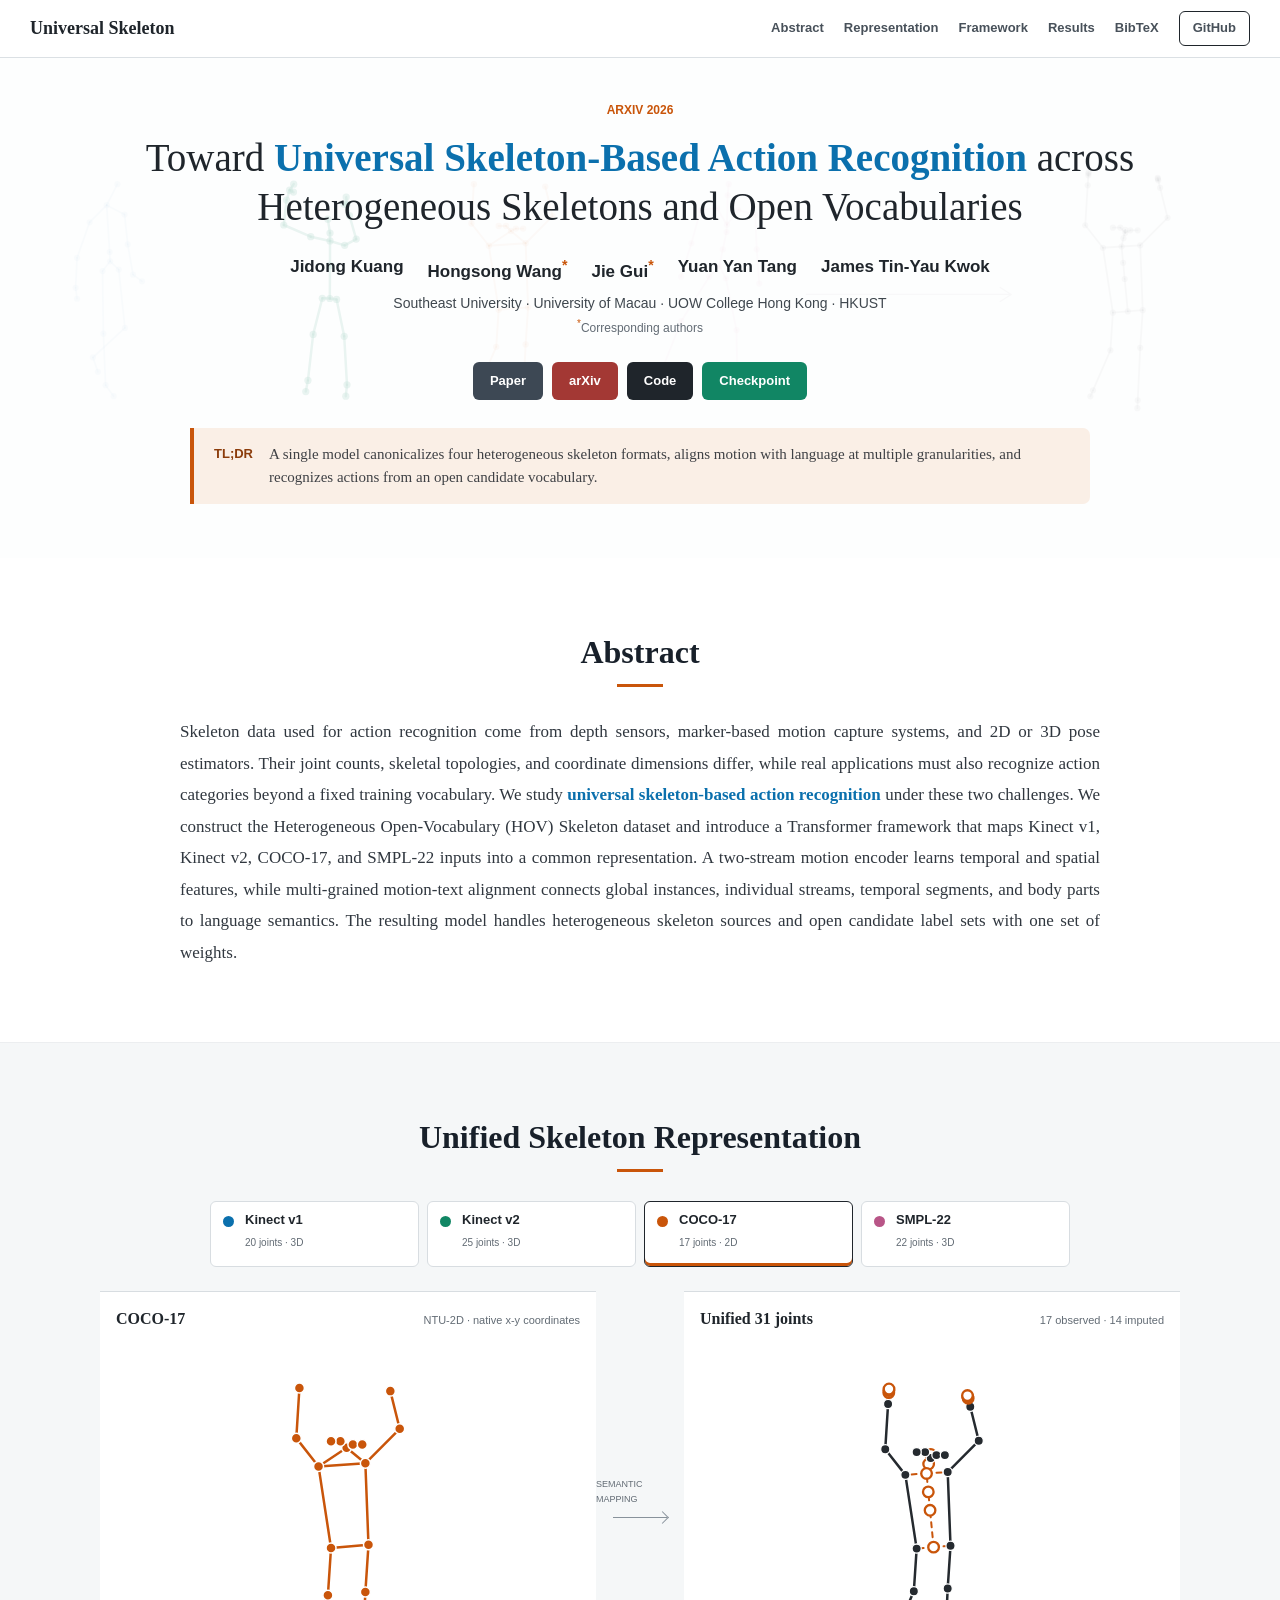
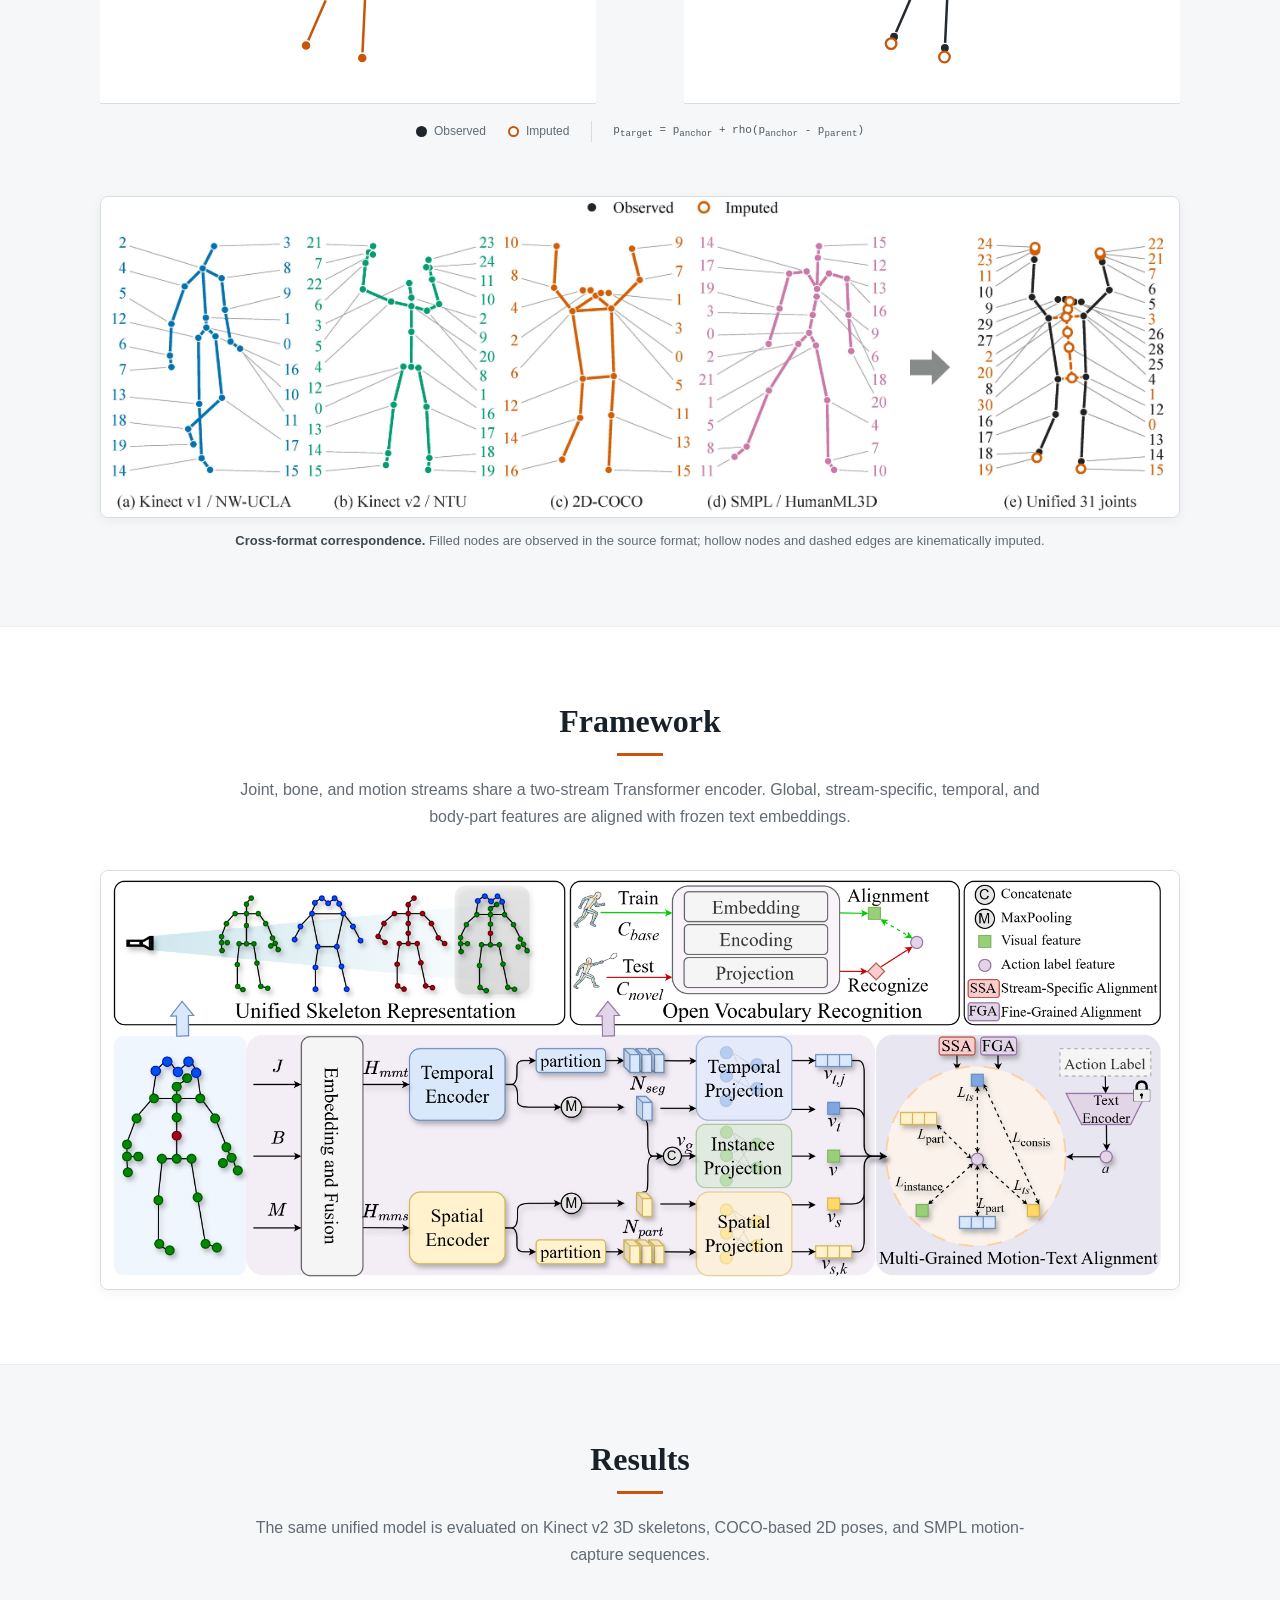
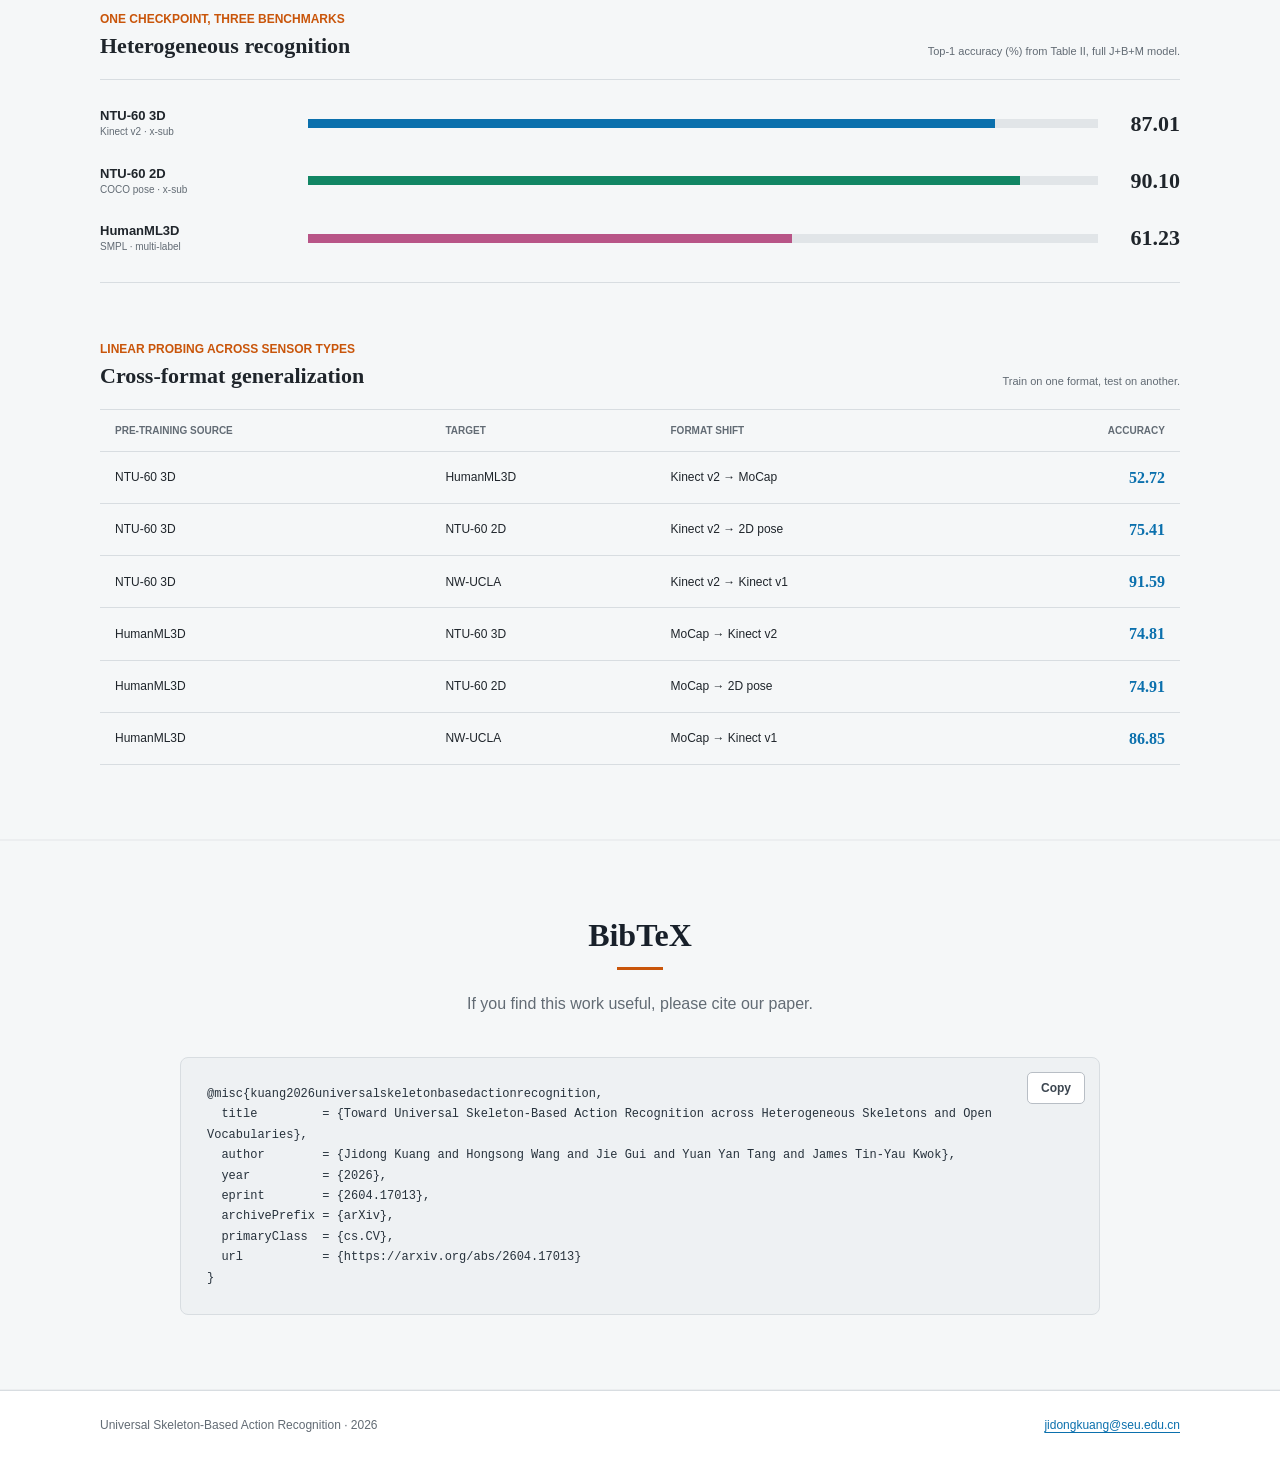
<file: projects/Universal-Skeleton/index.html>
<!doctype html>
<html lang="en">
  <head>
    <meta charset="utf-8">
    <meta name="viewport" content="width=device-width, initial-scale=1">
    <meta name="theme-color" content="#ffffff">
    <meta
      name="description"
      content="Toward Universal Skeleton-Based Action Recognition across Heterogeneous Skeletons and Open Vocabularies."
    >
    <meta name="author" content="Jidong Kuang">
    <meta property="og:title" content="Universal Skeleton-Based Action Recognition">
    <meta
      property="og:description"
      content="One model for heterogeneous skeleton formats and open-vocabulary action recognition."
    >
    <meta property="og:type" content="website">
    <meta property="og:url" content="https://jidongkuang.github.io/projects/Universal-Skeleton/">
    <meta
      property="og:image"
      content="https://jidongkuang.github.io/projects/Universal-Skeleton/images/unified-skeleton-representation.png"
    >
    <meta name="twitter:card" content="summary_large_image">
    <link rel="canonical" href="https://jidongkuang.github.io/projects/Universal-Skeleton/">
    <link rel="icon" type="image/svg+xml" href="images/favicon.svg">
    <link rel="stylesheet" href="css/index.css">
    <title>Universal Skeleton-Based Action Recognition</title>
  </head>
  <body>
    <header class="site-header" data-header>
      <nav class="nav-shell" aria-label="Project navigation">
        <a class="brand" href="#top">Universal Skeleton</a>
        <button
          class="nav-toggle"
          type="button"
          aria-label="Open navigation"
          aria-expanded="false"
          aria-controls="site-navigation"
          data-nav-toggle
        >
          <span></span><span></span><span></span>
        </button>
        <div id="site-navigation" class="nav-links" data-nav>
          <a href="#abstract">Abstract</a>
          <a href="#representation">Representation</a>
          <a href="#framework">Framework</a>
          <a href="#results">Results</a>
          <a href="#bibtex">BibTeX</a>
          <a class="nav-github" href="https://github.com/jidongkuang/Universal-Skeleton" target="_blank" rel="noopener noreferrer">GitHub</a>
        </div>
      </nav>
      <div class="reading-progress" data-progress></div>
    </header>

    <main>
      <section id="top" class="hero">
        <canvas class="hero-canvas" data-hero-canvas aria-hidden="true"></canvas>
        <div class="hero-overlay" aria-hidden="true"></div>
        <div class="page-width hero-inner">
          <p class="venue">arXiv 2026</p>
          <h1>
            Toward <strong>Universal Skeleton-Based Action Recognition</strong><br class="desktop-title-break">
            across Heterogeneous Skeletons and Open Vocabularies
          </h1>

          <div class="authors" aria-label="Authors">
            <span>Jidong Kuang</span>
            <span>Hongsong Wang<sup>*</sup></span>
            <span>Jie Gui<sup>*</sup></span>
            <span>Yuan Yan Tang</span>
            <span>James Tin-Yau Kwok</span>
          </div>
          <p class="affiliation">Southeast University &middot; University of Macau &middot; UOW College Hong Kong &middot; HKUST</p>
          <p class="author-note"><sup>*</sup>Corresponding authors</p>

          <div class="project-links" aria-label="Paper, code, and model links">
            <a class="project-button paper-button" href="https://arxiv.org/pdf/2604.17013" target="_blank" rel="noopener noreferrer">Paper</a>
            <a class="project-button arxiv-button" href="https://arxiv.org/abs/2604.17013" target="_blank" rel="noopener noreferrer">arXiv</a>
            <a class="project-button code-button" href="https://github.com/jidongkuang/Universal-Skeleton" target="_blank" rel="noopener noreferrer">Code</a>
            <a class="project-button model-button" href="https://drive.google.com/file/d/17J3wiBKD0vpyJZSu7wlnIcn3u8cBouQh/view?usp=sharing" target="_blank" rel="noopener noreferrer">Checkpoint</a>
          </div>

          <div class="tldr">
            <strong>TL;DR</strong>
            <p>
              A single model canonicalizes four heterogeneous skeleton formats,
              aligns motion with language at multiple granularities, and recognizes
              actions from an open candidate vocabulary.
            </p>
          </div>
        </div>
      </section>

      <section id="abstract" class="section white-band">
        <div class="page-width content-block">
          <h2>Abstract</h2>
          <p class="abstract-text">
            Skeleton data used for action recognition come from depth sensors,
            marker-based motion capture systems, and 2D or 3D pose estimators.
            Their joint counts, skeletal topologies, and coordinate dimensions differ,
            while real applications must also recognize action categories beyond a
            fixed training vocabulary. We study <strong>universal skeleton-based action
            recognition</strong> under these two challenges. We construct the
            Heterogeneous Open-Vocabulary (HOV) Skeleton dataset and introduce a
            Transformer framework that maps Kinect v1, Kinect v2, COCO-17, and
            SMPL-22 inputs into a common representation. A two-stream motion encoder
            learns temporal and spatial features, while multi-grained motion-text
            alignment connects global instances, individual streams, temporal segments,
            and body parts to language semantics. The resulting model handles
            heterogeneous skeleton sources and open candidate label sets with one set
            of weights.
          </p>

          
        </div>
      </section>

      <section id="representation" class="section gray-band">
        <div class="page-width content-block">
          <h2>Unified Skeleton Representation</h2>
          <div class="skeleton-explorer" data-skeleton-explorer>
            <div class="source-selector" role="group" aria-label="Source skeleton format">
              <button class="source-choice" type="button" data-source="ucla" aria-pressed="false">
                <span class="source-swatch swatch-ucla"></span>
                <span>Kinect v1</span>
                <small>20 joints &middot; 3D</small>
              </button>
              <button class="source-choice" type="button" data-source="ntu" aria-pressed="false">
                <span class="source-swatch swatch-ntu"></span>
                <span>Kinect v2</span>
                <small>25 joints &middot; 3D</small>
              </button>
              <button class="source-choice" type="button" data-source="coco" aria-pressed="true">
                <span class="source-swatch swatch-coco"></span>
                <span>COCO-17</span>
                <small>17 joints &middot; 2D</small>
              </button>
              <button class="source-choice" type="button" data-source="smpl" aria-pressed="false">
                <span class="source-swatch swatch-smpl"></span>
                <span>SMPL-22</span>
                <small>22 joints &middot; 3D</small>
              </button>
            </div>

            <div class="skeleton-stage">
              <figure class="skeleton-panel">
                <figcaption>
                  <strong data-source-title>COCO-17</strong>
                  <span data-source-meta>NTU-2D &middot; native x-y coordinates</span>
                </figcaption>
                <canvas data-source-canvas role="img" aria-label="A real source skeleton frame"></canvas>
              </figure>
              <div class="mapping-arrow" aria-hidden="true">
                <span>semantic mapping</span>
                <i></i>
              </div>
              <figure class="skeleton-panel unified-panel">
                <figcaption>
                  <strong>Unified 31 joints</strong>
                  <span data-unified-meta>17 observed &middot; 14 imputed</span>
                </figcaption>
                <canvas data-unified-canvas role="img" aria-label="The unified skeleton with observed and imputed joints"></canvas>
              </figure>
            </div>

            <div class="representation-legend" aria-label="Skeleton joint legend">
              <span><i class="legend-node observed-node"></i>Observed</span>
              <span><i class="legend-node imputed-node"></i>Imputed</span>
              <span class="rule-note"><code>p<sub>target</sub> = p<sub>anchor</sub> + rho(p<sub>anchor</sub> - p<sub>parent</sub>)</code></span>
            </div>
          </div>

          <figure class="paper-figure representation-figure">
            <a href="images/unified-skeleton-representation.png" target="_blank" rel="noreferrer">
              <img
                src="images/unified-skeleton-representation.png"
                width="2840"
                height="873"
                alt="Joint-index correspondence from Kinect v1, Kinect v2, COCO-17, and SMPL-22 to the unified 31-joint skeleton."
                loading="lazy"
              >
            </a>
            <figcaption>
              <strong>Cross-format correspondence.</strong> Filled nodes are observed in
              the source format; hollow nodes and dashed edges are kinematically imputed.
            </figcaption>
          </figure>
        </div>
      </section>

      <section id="framework" class="section white-band">
        <div class="page-width content-block">
          <h2>Framework</h2>
          <p class="section-intro">
            Joint, bone, and motion streams share a two-stream Transformer encoder.
            Global, stream-specific, temporal, and body-part features are aligned with
            frozen text embeddings.
          </p>
          <figure class="paper-figure framework-figure">
            <a href="images/framework.png" target="_blank" rel="noreferrer">
              <img
                src="images/framework.png"
                width="1984"
                height="768"
                alt="Universal skeleton action recognition framework with unified input representation, temporal and spatial encoders, and multi-grained motion-text alignment."
                loading="lazy"
              >
            </a>
          </figure>

          
        </div>
      </section>

      <section id="results" class="section gray-band">
        <div class="page-width content-block">
          <h2>Results</h2>
          <p class="section-intro">
            The same unified model is evaluated on Kinect v2 3D skeletons,
            COCO-based 2D poses, and SMPL motion-capture sequences.
          </p>

          <section class="experiment-block" aria-labelledby="unified-result-title">
            <div class="subsection-heading">
              <div>
                <p class="eyebrow">One checkpoint, three benchmarks</p>
                <h3 id="unified-result-title">Heterogeneous recognition</h3>
              </div>
              <p>Top-1 accuracy (%) from Table II, full J+B+M model.</p>
            </div>
            <div class="benchmark-bars" aria-label="Full-model accuracies on NTU-60 and HumanML3D">
              <div class="benchmark-row">
                <div class="benchmark-name"><strong>NTU-60 3D</strong><span>Kinect v2 &middot; x-sub</span></div>
                <div class="benchmark-track"><i style="--score: 87.01%"></i></div>
                <span class="benchmark-score">87.01</span>
              </div>
              <div class="benchmark-row">
                <div class="benchmark-name"><strong>NTU-60 2D</strong><span>COCO pose &middot; x-sub</span></div>
                <div class="benchmark-track"><i style="--score: 90.10%"></i></div>
                <span class="benchmark-score">90.10</span>
              </div>
              <div class="benchmark-row">
                <div class="benchmark-name"><strong>HumanML3D</strong><span>SMPL &middot; multi-label</span></div>
                <div class="benchmark-track"><i style="--score: 61.23%"></i></div>
                <span class="benchmark-score">61.23</span>
              </div>
            </div>
          </section>

          

          <section class="experiment-block transfer-block" aria-labelledby="transfer-title">
            <div class="subsection-heading">
              <div>
                <p class="eyebrow">Linear probing across sensor types</p>
                <h3 id="transfer-title">Cross-format generalization</h3>
              </div>
              <p>Train on one format, test on another.</p>
            </div>
            <div class="transfer-table-wrap">
              <table class="transfer-table">
                <thead>
                  <tr><th>Pre-training source</th><th>Target</th><th>Format shift</th><th>Accuracy</th></tr>
                </thead>
                <tbody>
                  <tr><td>NTU-60 3D</td><td>HumanML3D</td><td>Kinect v2 &rarr; MoCap</td><td>52.72</td></tr>
                  <tr><td>NTU-60 3D</td><td>NTU-60 2D</td><td>Kinect v2 &rarr; 2D pose</td><td>75.41</td></tr>
                  <tr><td>NTU-60 3D</td><td>NW-UCLA</td><td>Kinect v2 &rarr; Kinect v1</td><td>91.59</td></tr>
                  <tr><td>HumanML3D</td><td>NTU-60 3D</td><td>MoCap &rarr; Kinect v2</td><td>74.81</td></tr>
                  <tr><td>HumanML3D</td><td>NTU-60 2D</td><td>MoCap &rarr; 2D pose</td><td>74.91</td></tr>
                  <tr><td>HumanML3D</td><td>NW-UCLA</td><td>MoCap &rarr; Kinect v1</td><td>86.85</td></tr>
                </tbody>
              </table>
            </div>
          </section>
        </div>
      </section>

      

      <section id="bibtex" class="section gray-band">
        <div class="page-width content-block">
          <h2>BibTeX</h2>
          <p class="section-intro">If you find this work useful, please cite our paper.</p>
          <div class="bibtex-shell">
            <button class="copy-button" type="button" data-copy-citation>
              <span data-copy-label>Copy</span>
            </button>
            <pre id="citation"><code>@misc{kuang2026universalskeletonbasedactionrecognition,
  title         = {Toward Universal Skeleton-Based Action Recognition across Heterogeneous Skeletons and Open Vocabularies},
  author        = {Jidong Kuang and Hongsong Wang and Jie Gui and Yuan Yan Tang and James Tin-Yau Kwok},
  year          = {2026},
  eprint        = {2604.17013},
  archivePrefix = {arXiv},
  primaryClass  = {cs.CV},
  url           = {https://arxiv.org/abs/2604.17013}
}</code></pre>
            <span class="copy-status" role="status" aria-live="polite" data-copy-status></span>
          </div>
        </div>
      </section>
    </main>

    <footer class="site-footer">
      <div class="page-width">
        <span>Universal Skeleton-Based Action Recognition &middot; 2026</span>
        <a href="mailto:jidongkuang@seu.edu.cn">jidongkuang@seu.edu.cn</a>
      </div>
    </footer>

    <script src="js/index.js"></script>
  </body>
</html>
</file>
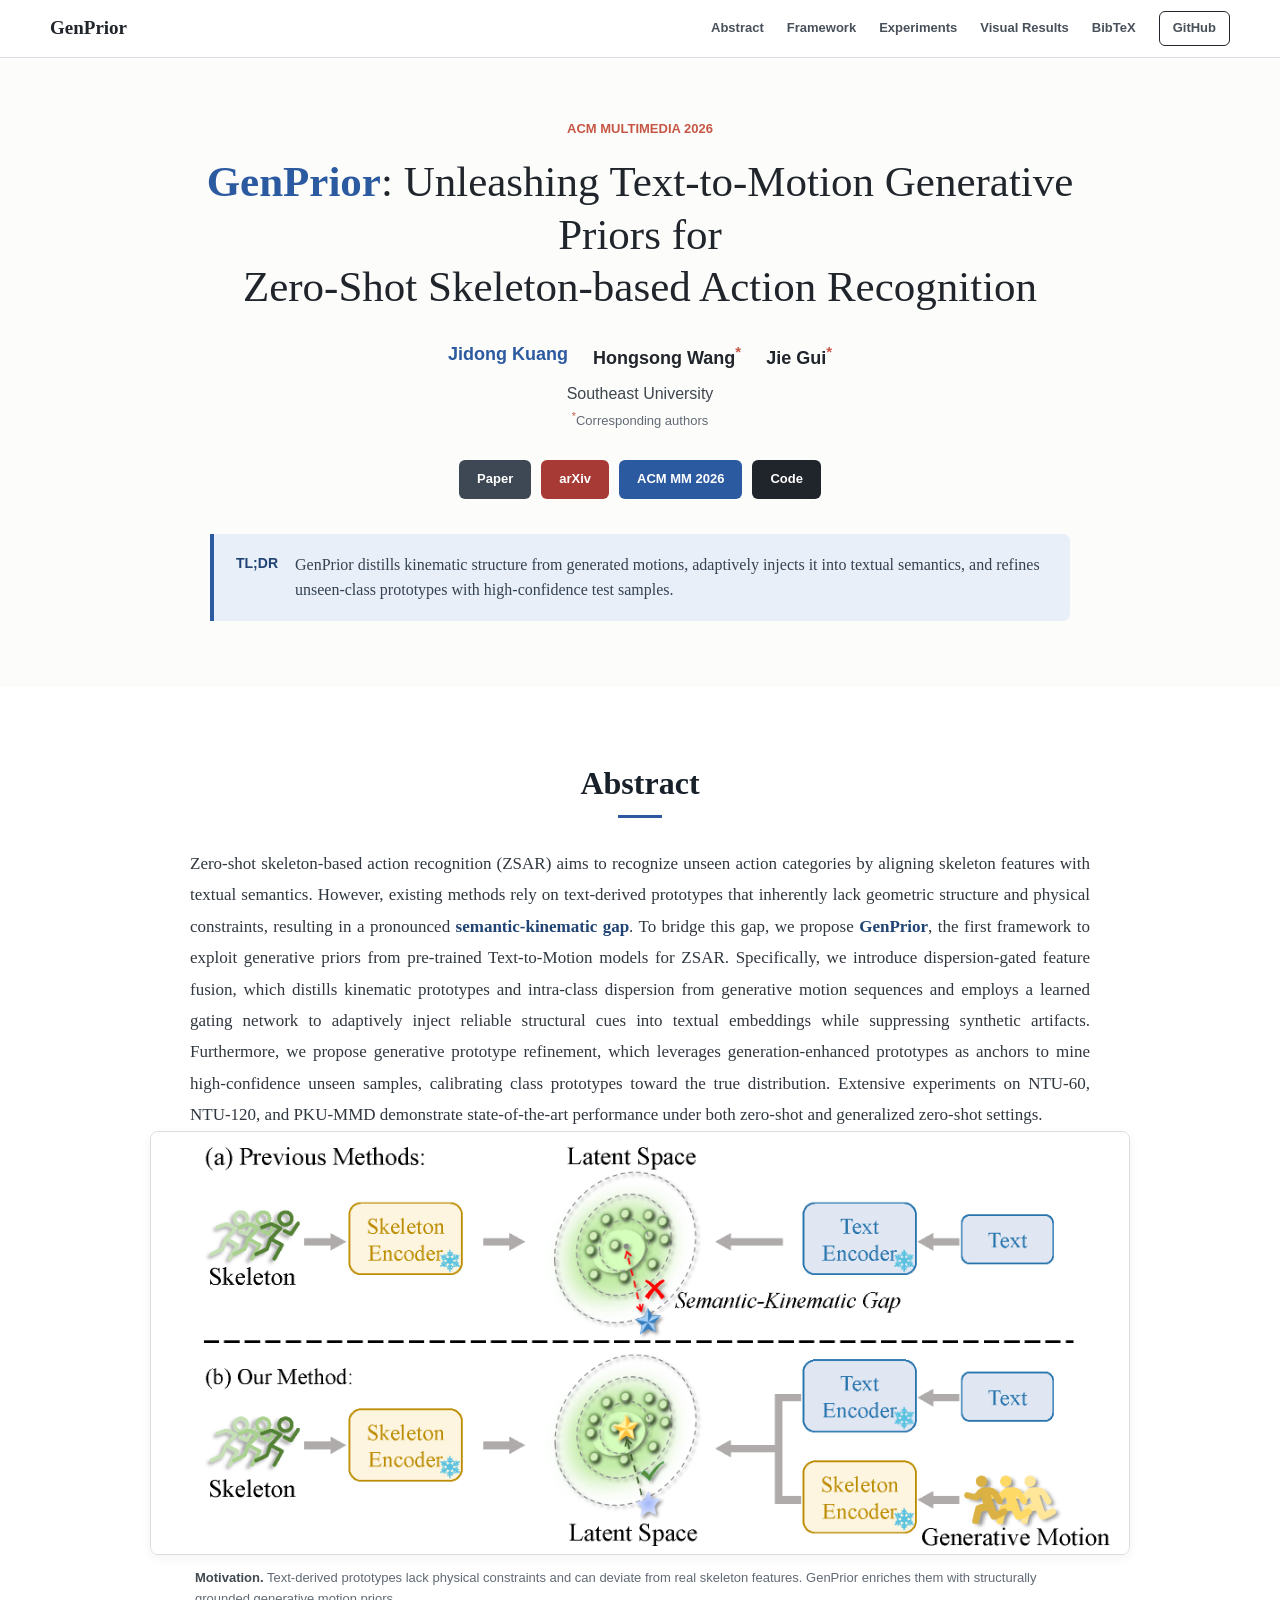
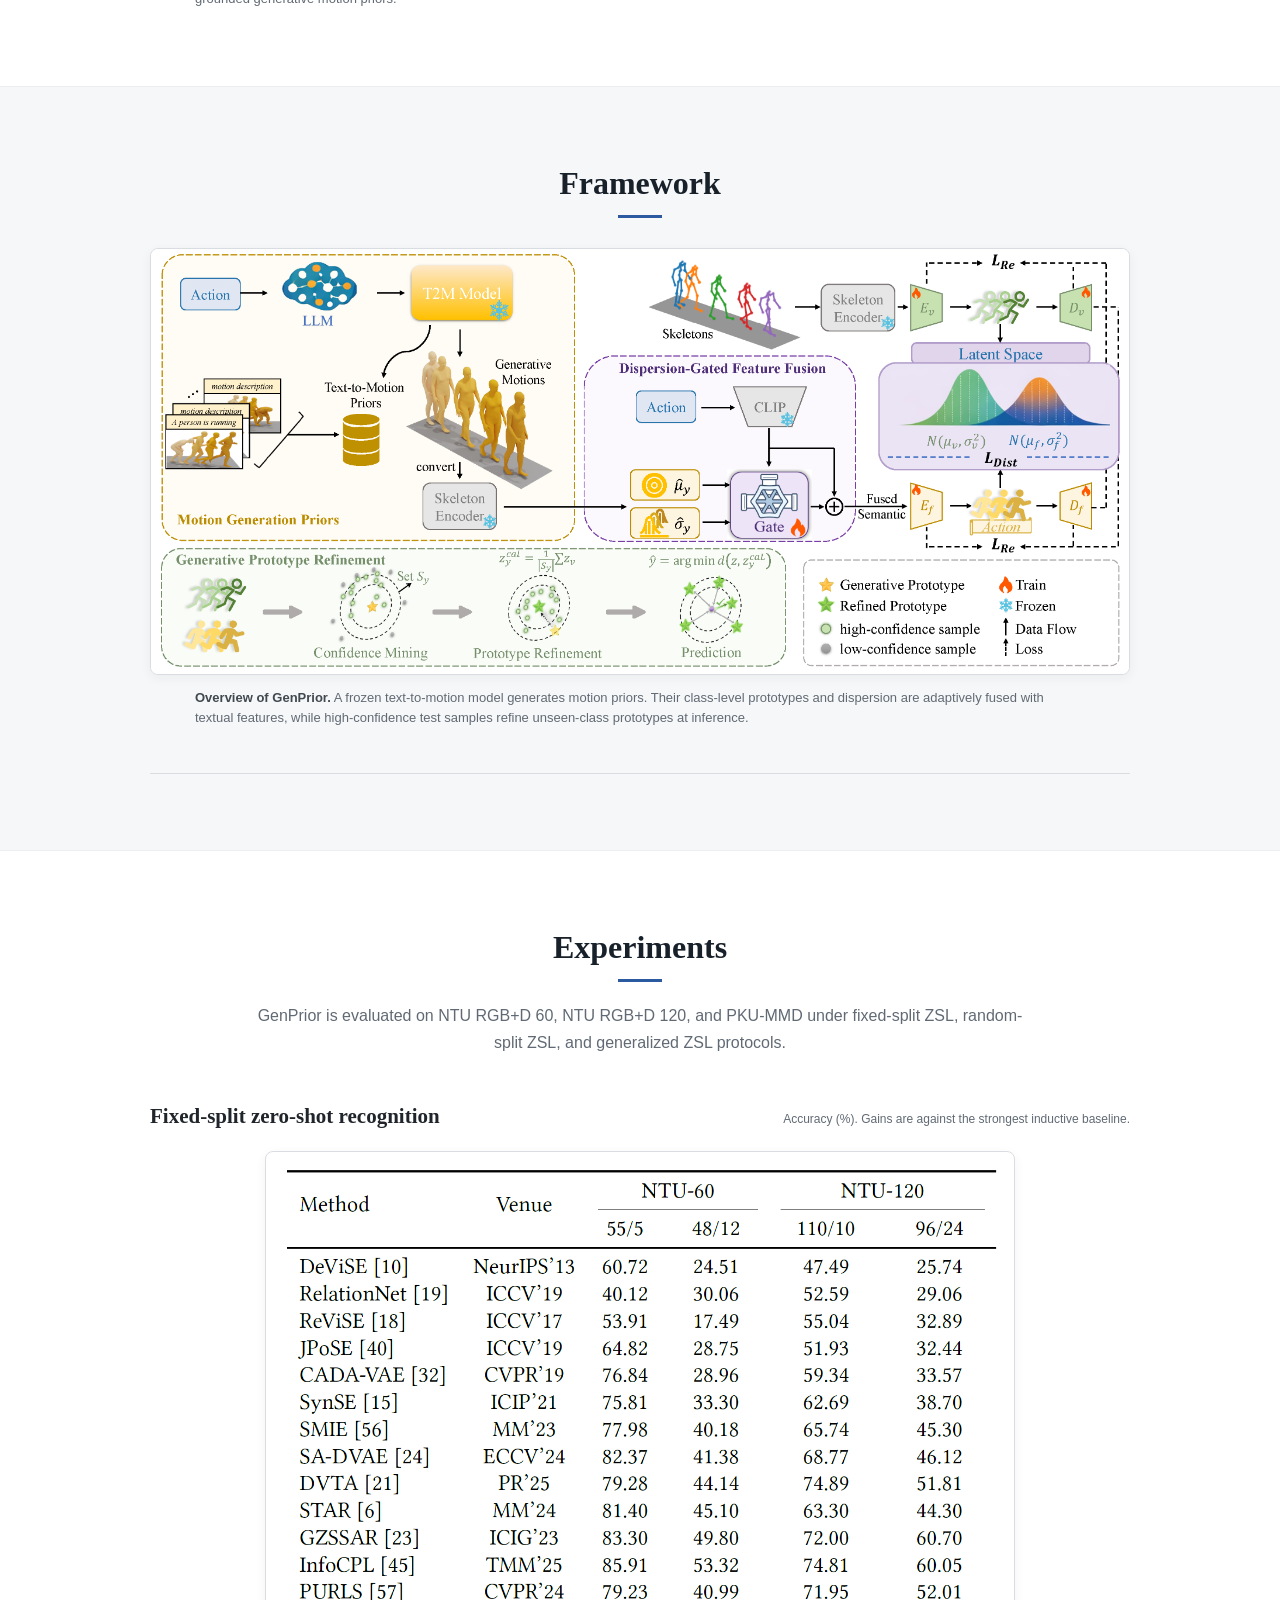
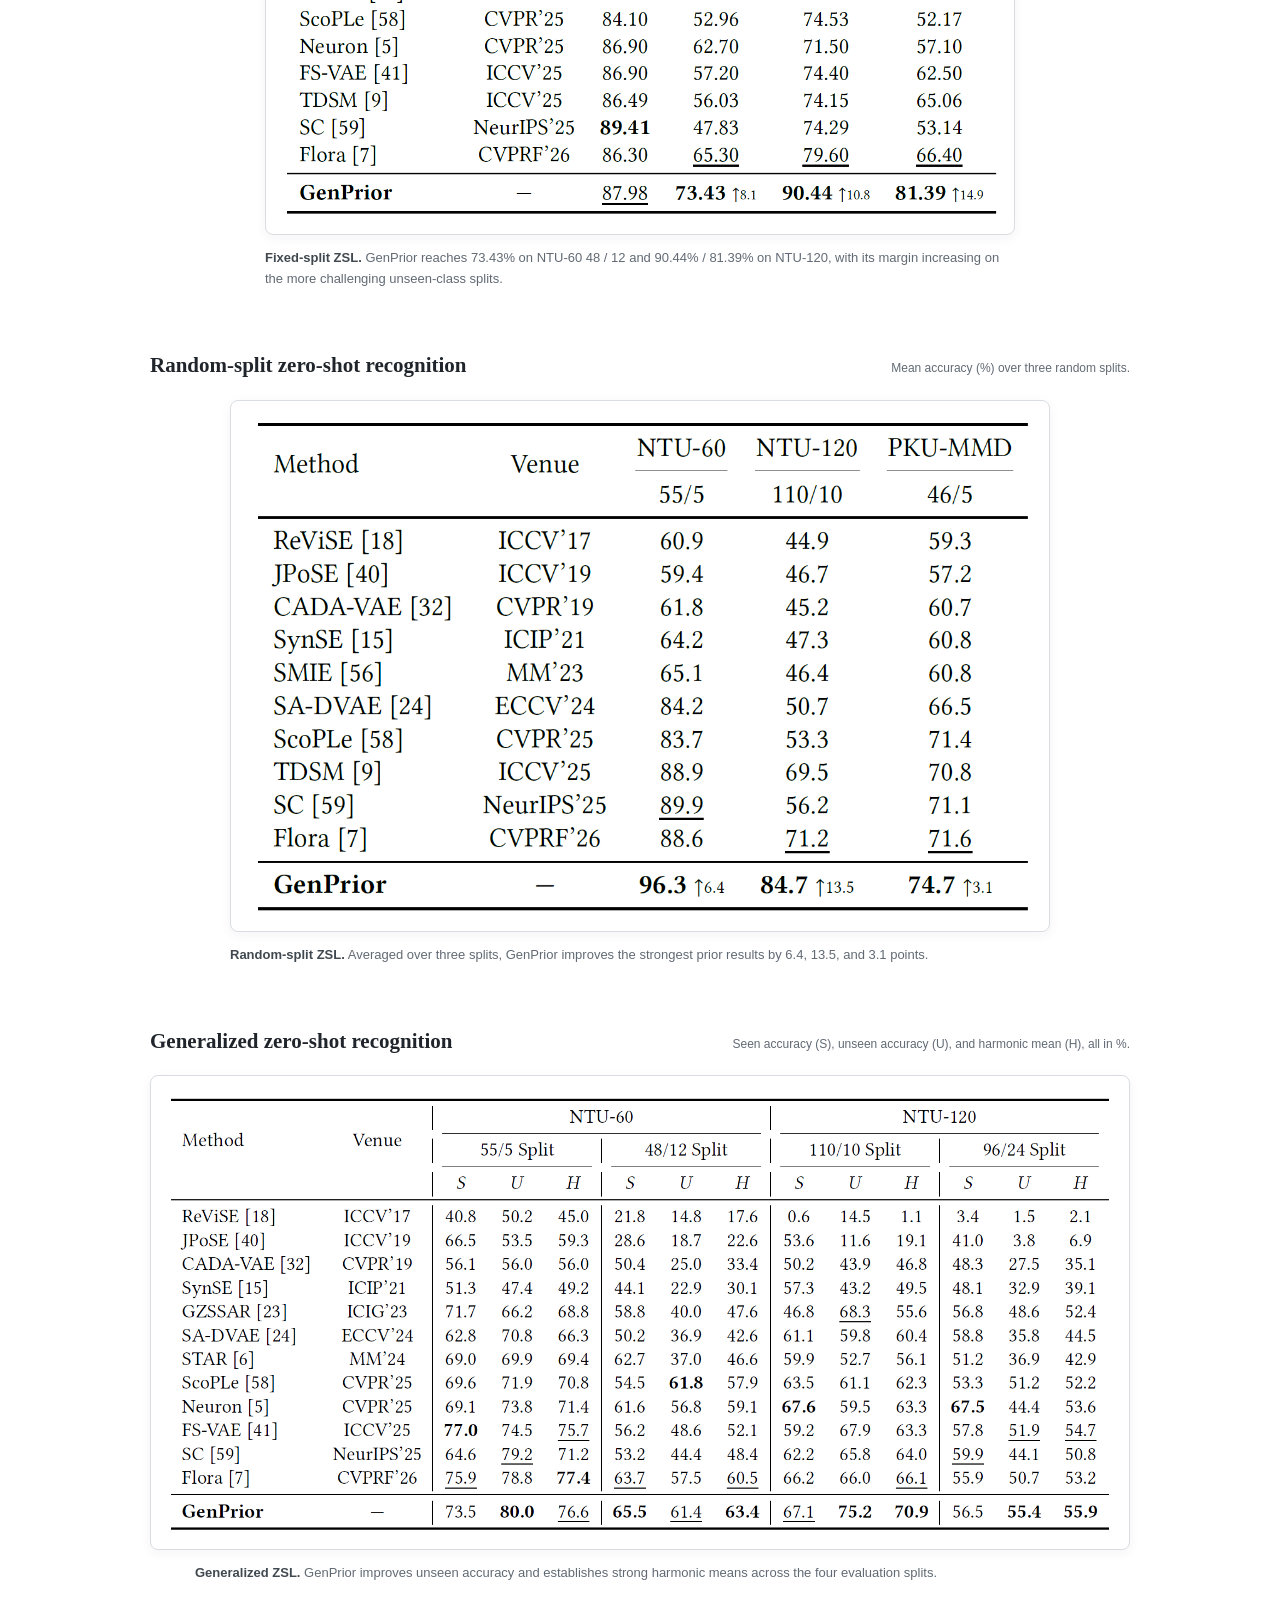
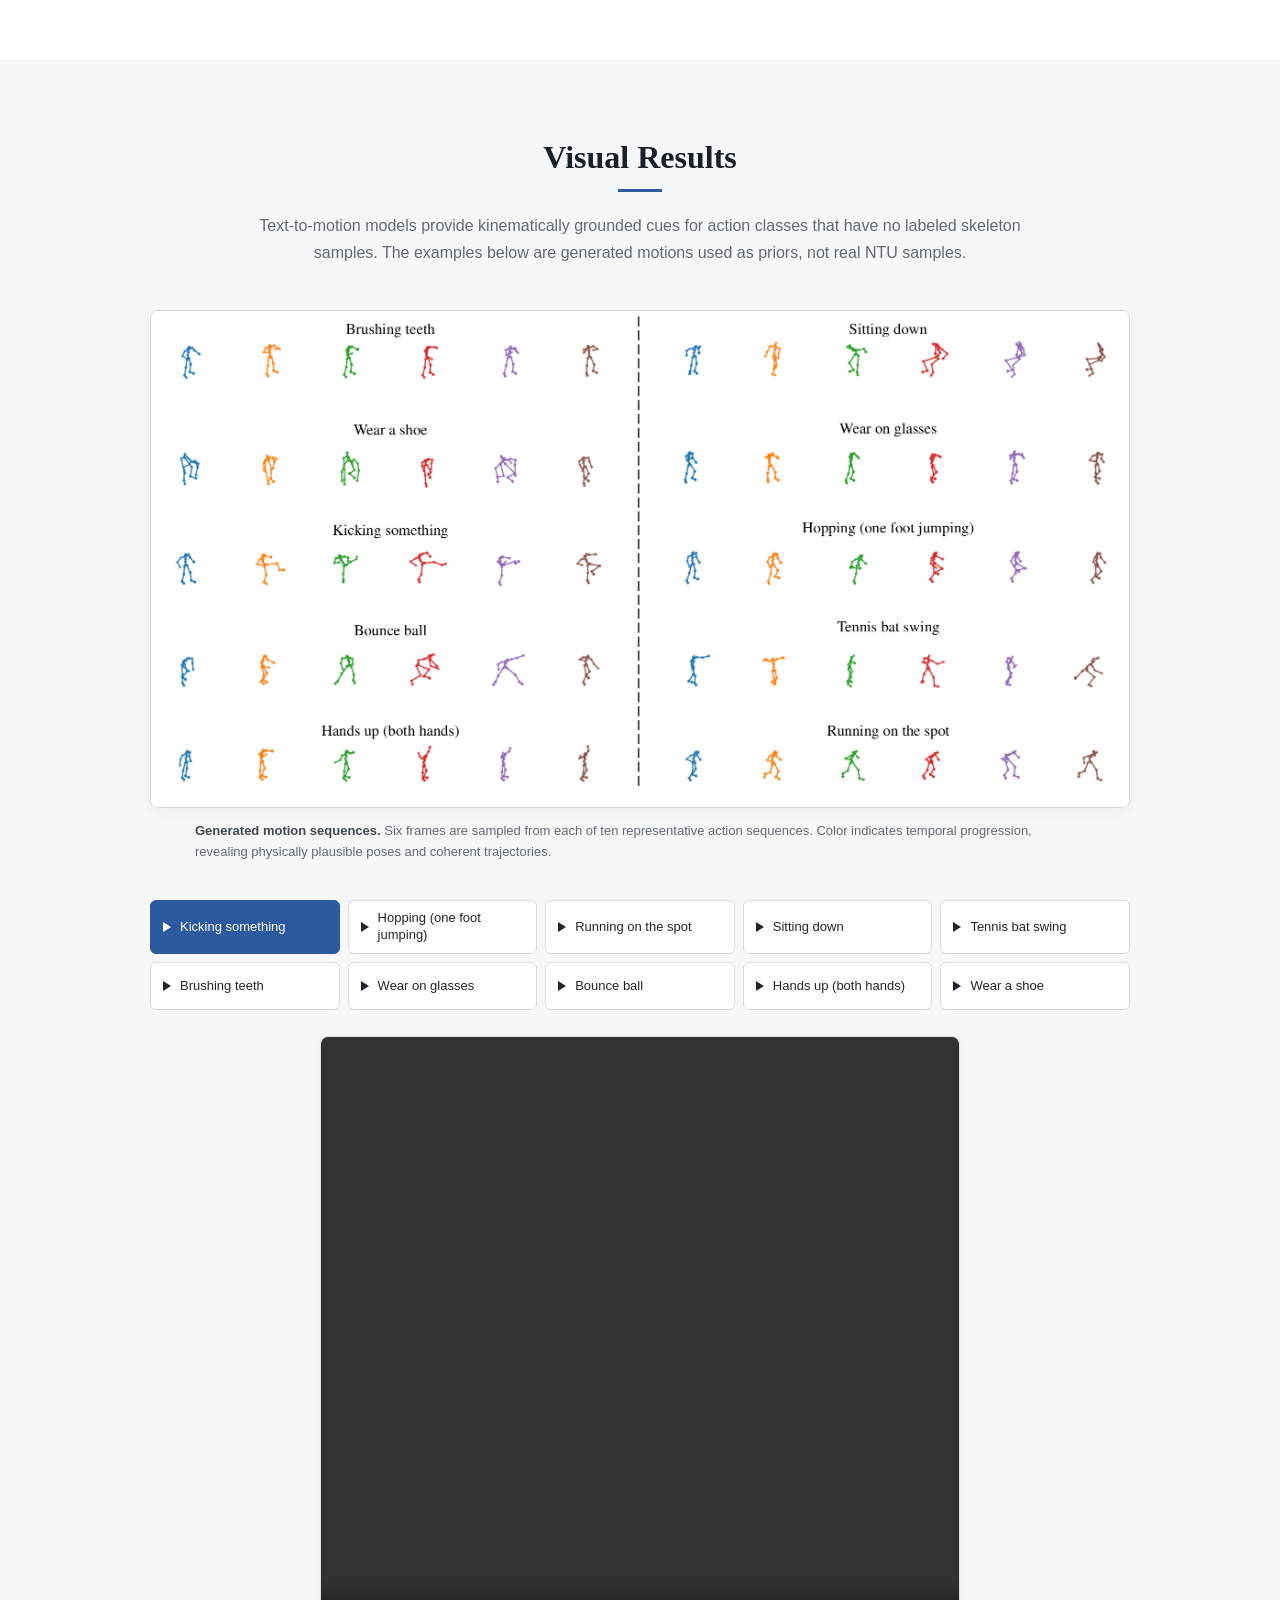
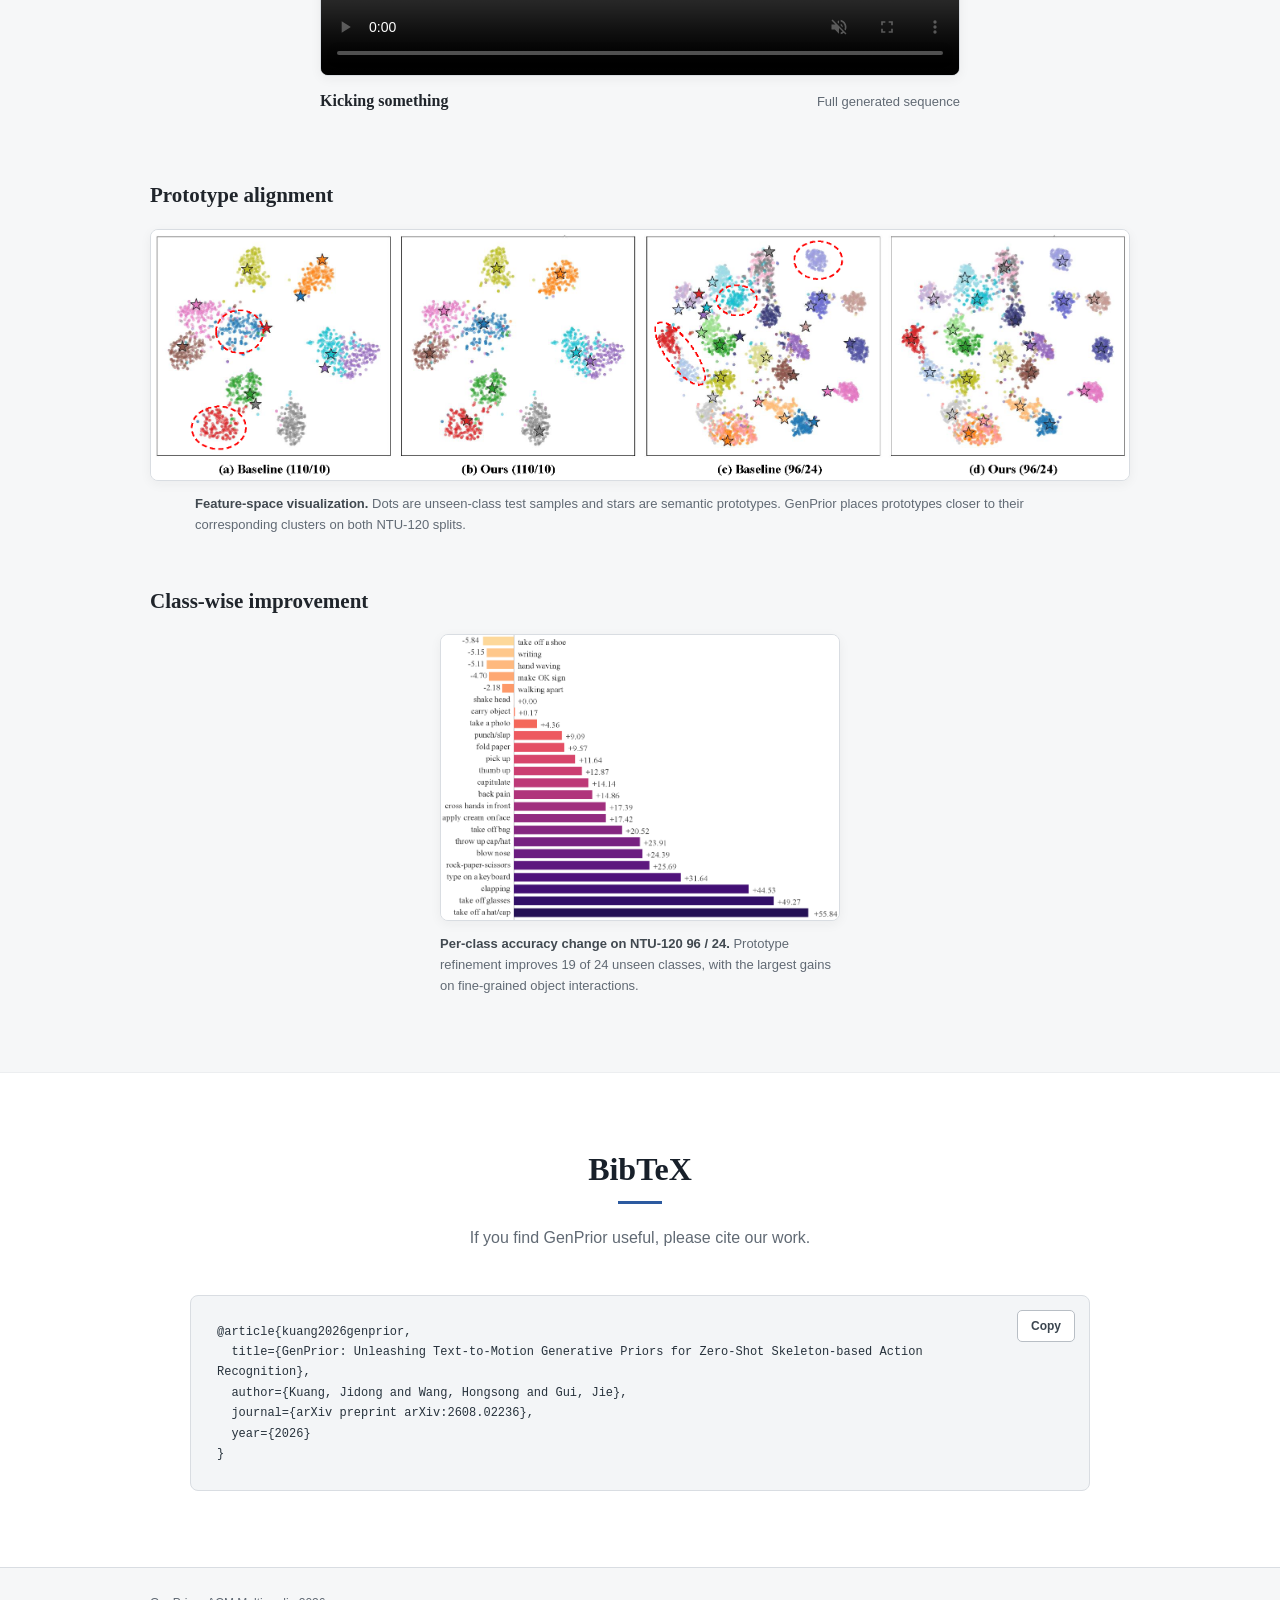
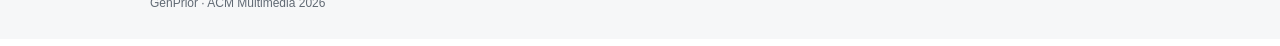
<file: site/projects/GenPrior/index.html>
<!doctype html>
<html lang="en">
  <head>
    <meta charset="utf-8">
    <meta name="viewport" content="width=device-width, initial-scale=1">
    <meta name="theme-color" content="#ffffff">
    <meta
      name="description"
      content="GenPrior: Unleashing Text-to-Motion Generative Priors for Zero-Shot Skeleton-based Action Recognition."
    >
    <meta name="author" content="Jidong Kuang">
    <meta property="og:title" content="GenPrior | ACM Multimedia 2026">
    <meta
      property="og:description"
      content="Text-to-motion generative priors for zero-shot skeleton-based action recognition."
    >
    <meta property="og:type" content="website">
    <meta property="og:url" content="https://jidongkuang.github.io/projects/GenPrior/">
    <meta
      property="og:image"
      content="https://jidongkuang.github.io/projects/GenPrior/images/genprior-framework.png"
    >
    <meta name="twitter:card" content="summary_large_image">
    <link rel="canonical" href="https://jidongkuang.github.io/projects/GenPrior/">
    <link rel="stylesheet" href="css/index.css">
    <title>GenPrior | ACM Multimedia 2026</title>
  </head>
  <body>
    <header class="site-header" data-header>
      <nav class="nav-shell" aria-label="Project navigation">
        <a class="brand" href="#top">GenPrior</a>
        <button
          class="nav-toggle"
          type="button"
          aria-label="Open navigation"
          aria-expanded="false"
          aria-controls="site-navigation"
          data-nav-toggle
        >
          <span></span><span></span><span></span>
        </button>
        <div id="site-navigation" class="nav-links" data-nav>
          <a href="#abstract">Abstract</a>
          <a href="#framework">Framework</a>
          <a href="#experiments">Experiments</a>
          <a href="#visual-results">Visual Results</a>
          <a href="#bibtex">BibTeX</a>
          <a class="nav-github" href="https://github.com/jidongkuang/GenPrior">GitHub</a>
        </div>
      </nav>
      <div class="reading-progress" data-progress></div>
    </header>

    <main>
      <section id="top" class="hero">
        <div class="hero-motions" aria-hidden="true">
          <video autoplay muted loop playsinline preload="metadata">
            <source src="videos/playing-with-phone.mp4" type="video/mp4">
          </video>
          <video autoplay muted loop playsinline preload="metadata">
            <source src="videos/putting-palms-together.mp4" type="video/mp4">
          </video>
          <video autoplay muted loop playsinline preload="metadata">
            <source src="videos/reaching-into-pocket.mp4" type="video/mp4">
          </video>
          <video autoplay muted loop playsinline preload="metadata">
            <source src="videos/stepping-on-foot.mp4" type="video/mp4">
          </video>
        </div>
        <div class="hero-overlay" aria-hidden="true"></div>
        <div class="page-width hero-inner">
          <p class="venue">ACM Multimedia 2026</p>
          <h1><strong>GenPrior</strong>: Unleashing Text-to-Motion Generative Priors for<br class="wide-only"> Zero-Shot Skeleton-based Action Recognition</h1>

          <div class="authors" aria-label="Authors">
            <a href="mailto:jidongkuang@seu.edu.cn">Jidong Kuang</a>
            <span>Hongsong Wang<sup>*</sup></span>
            <span>Jie Gui<sup>*</sup></span>
          </div>
          <p class="affiliation">Southeast University</p>
          <p class="author-note"><sup>*</sup>Corresponding authors</p>

          <div class="project-links" aria-label="Paper and code links">
            <a class="project-button paper-button" href="https://arxiv.org/pdf/2608.02236">Paper</a>
            <a class="project-button arxiv-button" href="https://arxiv.org/abs/2608.02236">arXiv</a>
            <a class="project-button venue-button" href="https://doi.org/10.1145/3767308.3835514">ACM MM 2026</a>
            <a class="project-button code-button" href="https://github.com/jidongkuang/GenPrior">Code</a>
          </div>

          <div class="tldr">
            <strong>TL;DR</strong>
            <p>
              GenPrior distills kinematic structure from generated motions, adaptively
              injects it into textual semantics, and refines unseen-class prototypes
              with high-confidence test samples.
            </p>
          </div>
        </div>
      </section>

      <section id="abstract" class="section white-band">
        <div class="page-width content-block">
          <h2>Abstract</h2>
          <p class="abstract-text">
            Zero-shot skeleton-based action recognition (ZSAR) aims to recognize unseen
            action categories by aligning skeleton features with textual semantics.
            However, existing methods rely on text-derived prototypes that inherently
            lack geometric structure and physical constraints, resulting in a pronounced
            <strong>semantic-kinematic gap</strong>. To bridge this gap, we propose
            <strong>GenPrior</strong>, the first framework to exploit generative priors
            from pre-trained Text-to-Motion models for ZSAR. Specifically, we introduce
            dispersion-gated feature fusion, which distills kinematic prototypes and
            intra-class dispersion from generative motion sequences and employs a learned
            gating network to adaptively inject reliable structural cues into textual
            embeddings while suppressing synthetic artifacts. Furthermore, we propose
            generative prototype refinement, which leverages generation-enhanced
            prototypes as anchors to mine high-confidence unseen samples, calibrating
            class prototypes toward the true distribution. Extensive experiments on
            NTU-60, NTU-120, and PKU-MMD demonstrate state-of-the-art performance under
            both zero-shot and generalized zero-shot settings.
          </p>
          <figure class="paper-figure motivation-figure">
            <a href="images/method-motivation.png" target="_blank" rel="noreferrer">
              <img
                src="images/method-motivation.png"
                width="2184"
                height="943"
                alt="Comparison of prior text-only zero-shot recognition and GenPrior with generative motion priors."
                loading="lazy"
              >
            </a>
            <figcaption>
              <strong>Motivation.</strong> Text-derived prototypes lack physical
              constraints and can deviate from real skeleton features. GenPrior enriches
              them with structurally grounded generative motion priors.
            </figcaption>
          </figure>
        </div>
      </section>

      <section id="framework" class="section gray-band">
        <div class="page-width content-block">
          <h2>Framework</h2>
          <figure class="paper-figure framework-figure">
            <a href="images/genprior-framework.png" target="_blank" rel="noreferrer">
              <img
                src="images/genprior-framework.png"
                width="3347"
                height="1454"
                alt="The GenPrior framework, covering motion generation priors, adaptive semantic fusion, latent alignment, and generative prototype refinement."
                loading="lazy"
              >
            </a>
            <figcaption>
              <strong>Overview of GenPrior.</strong> A frozen text-to-motion model
              generates motion priors. Their class-level prototypes and dispersion are
              adaptively fused with textual features, while high-confidence test samples
              refine unseen-class prototypes at inference.
            </figcaption>
          </figure>

          <div class="method-notes">
            
          </div>
        </div>
      </section>

      <section id="experiments" class="section white-band">
        <div class="page-width content-block">
          <h2>Experiments</h2>
          <p class="section-intro">
            GenPrior is evaluated on NTU RGB+D 60, NTU RGB+D 120, and PKU-MMD
            under fixed-split ZSL, random-split ZSL, and generalized ZSL protocols.
          </p>

          <section class="experiment-block" aria-labelledby="fixed-zsl-title">
            <div class="subsection-heading">
              <h3 id="fixed-zsl-title">Fixed-split zero-shot recognition</h3>
              <p>Accuracy (%). Gains are against the strongest inductive baseline.</p>
            </div>
            <figure class="paper-figure result-figure tall-result">
              <a href="images/fixed-split-zsl-results.png" target="_blank" rel="noreferrer">
                <img
                  src="images/fixed-split-zsl-results.png"
                  width="1318"
                  height="1197"
                  alt="Fixed-split zero-shot recognition results on NTU-60 and NTU-120."
                  loading="lazy"
                >
              </a>
              <figcaption>
                <strong>Fixed-split ZSL.</strong> GenPrior reaches 73.43% on NTU-60
                48 / 12 and 90.44% / 81.39% on NTU-120, with its margin increasing
                on the more challenging unseen-class splits.
              </figcaption>
            </figure>
          </section>

          <section class="experiment-block" aria-labelledby="random-zsl-title">
            <div class="subsection-heading">
              <h3 id="random-zsl-title">Random-split zero-shot recognition</h3>
              <p>Mean accuracy (%) over three random splits.</p>
            </div>
            <figure class="paper-figure result-figure medium-result">
              <a href="images/random-split-zsl-results.png" target="_blank" rel="noreferrer">
                <img
                  src="images/random-split-zsl-results.png"
                  width="1257"
                  height="798"
                  alt="Random-split zero-shot recognition results on NTU-60, NTU-120, and PKU-MMD."
                  loading="lazy"
                >
              </a>
              <figcaption>
                <strong>Random-split ZSL.</strong> Averaged over three splits, GenPrior
                improves the strongest prior results by 6.4, 13.5, and 3.1 points.
              </figcaption>
            </figure>
          </section>

          <section class="experiment-block" aria-labelledby="gzsl-title">
            <div class="subsection-heading">
              <h3 id="gzsl-title">Generalized zero-shot recognition</h3>
              <p>Seen accuracy (S), unseen accuracy (U), and harmonic mean (H), all in %.</p>
            </div>
            <figure class="paper-figure result-figure wide-result">
              <a href="images/generalized-zsl-results.png" target="_blank" rel="noreferrer">
                <img
                  src="images/generalized-zsl-results.png"
                  width="1733"
                  height="810"
                  alt="Generalized zero-shot recognition results on NTU-60 and NTU-120."
                  loading="lazy"
                >
              </a>
              <figcaption>
                <strong>Generalized ZSL.</strong> GenPrior improves unseen accuracy and
                establishes strong harmonic means across the four evaluation splits.
              </figcaption>
            </figure>
          </section>
        </div>
      </section>

      <section id="visual-results" class="section gray-band">
        <div class="page-width content-block">
          <h2>Visual Results</h2>
          <p class="section-intro">
            Text-to-motion models provide kinematically grounded cues for action classes
            that have no labeled skeleton samples. The examples below are generated
            motions used as priors, not real NTU samples.
          </p>

          <figure class="paper-figure generated-sequences-figure">
            <a href="images/generated-motion-sequences.png" target="_blank" rel="noreferrer">
              <img
                src="images/generated-motion-sequences.png"
                width="2134"
                height="1083"
                alt="Six uniformly sampled skeleton frames for ten text-to-motion generated action sequences."
                loading="lazy"
              >
            </a>
            <figcaption>
              <strong>Generated motion sequences.</strong> Six frames are sampled from
              each of ten representative action sequences. Color indicates temporal
              progression, revealing physically plausible poses and coherent trajectories.
            </figcaption>
          </figure>

          <div class="motion-viewer" data-motion-viewer>
            <div class="motion-selector" aria-label="Generated motion examples">
              <button class="motion-choice" type="button" data-motion-src="videos/kicking-something.mp4" data-motion-label="Kicking something" aria-pressed="true">
                <span class="play-icon" aria-hidden="true"></span>
                <span>Kicking something</span>
              </button>
              <button class="motion-choice" type="button" data-motion-src="videos/hopping-one-foot.mp4" data-motion-label="Hopping (one foot jumping)" aria-pressed="false">
                <span class="play-icon" aria-hidden="true"></span>
                <span>Hopping (one foot jumping)</span>
              </button>
              <button class="motion-choice" type="button" data-motion-src="videos/running-on-the-spot.mp4" data-motion-label="Running on the spot" aria-pressed="false">
                <span class="play-icon" aria-hidden="true"></span>
                <span>Running on the spot</span>
              </button>
              <button class="motion-choice" type="button" data-motion-src="videos/sitting-down.mp4" data-motion-label="Sitting down" aria-pressed="false">
                <span class="play-icon" aria-hidden="true"></span>
                <span>Sitting down</span>
              </button>
              <button class="motion-choice" type="button" data-motion-src="videos/tennis-bat-swing.mp4" data-motion-label="Tennis bat swing" aria-pressed="false">
                <span class="play-icon" aria-hidden="true"></span>
                <span>Tennis bat swing</span>
              </button>
              <button class="motion-choice" type="button" data-motion-src="videos/brushing-teeth.mp4" data-motion-label="Brushing teeth" aria-pressed="false">
                <span class="play-icon" aria-hidden="true"></span>
                <span>Brushing teeth</span>
              </button>
              <button class="motion-choice" type="button" data-motion-src="videos/wear-on-glasses.mp4" data-motion-label="Wear on glasses" aria-pressed="false">
                <span class="play-icon" aria-hidden="true"></span>
                <span>Wear on glasses</span>
              </button>
              <button class="motion-choice" type="button" data-motion-src="videos/bounce-ball.mp4" data-motion-label="Bounce ball" aria-pressed="false">
                <span class="play-icon" aria-hidden="true"></span>
                <span>Bounce ball</span>
              </button>
              <button class="motion-choice" type="button" data-motion-src="videos/hands-up-both-hands.mp4" data-motion-label="Hands up (both hands)" aria-pressed="false">
                <span class="play-icon" aria-hidden="true"></span>
                <span>Hands up (both hands)</span>
              </button>
              <button class="motion-choice" type="button" data-motion-src="videos/wear-a-shoe.mp4" data-motion-label="Wear a shoe" aria-pressed="false">
                <span class="play-icon" aria-hidden="true"></span>
                <span>Wear a shoe</span>
              </button>
            </div>

            <figure class="motion-player">
              <div class="motion-player-frame">
                <video
                  src="videos/kicking-something.mp4"
                  muted
                  loop
                  playsinline
                  controls
                  preload="metadata"
                  aria-label="Kicking something generated motion"
                  data-motion-video
                ></video>
              </div>
              <figcaption>
                <strong data-motion-caption>Kicking something</strong>
                <span>Full generated sequence</span>
              </figcaption>
            </figure>
          </div>

          <div class="qualitative-results">
            <h3>Prototype alignment</h3>
            <figure class="paper-figure">
              <a href="images/prototype-alignment-tsne.png" target="_blank" rel="noreferrer">
                <img
                  src="images/prototype-alignment-tsne.png"
                  width="2431"
                  height="621"
                  alt="t-SNE plots comparing baseline and GenPrior prototypes on NTU-120 unseen classes."
                  loading="lazy"
                >
              </a>
              <figcaption>
                <strong>Feature-space visualization.</strong> Dots are unseen-class test
                samples and stars are semantic prototypes. GenPrior places prototypes
                closer to their corresponding clusters on both NTU-120 splits.
              </figcaption>
            </figure>

            <h3>Class-wise improvement</h3>
            <figure class="paper-figure narrow-figure">
              <a href="images/classwise-accuracy-changes.png" target="_blank" rel="noreferrer">
                <img
                  src="images/classwise-accuracy-changes.png"
                  width="1921"
                  height="1375"
                  alt="Per-class accuracy change after applying generative prototype refinement on NTU-120 96/24."
                  loading="lazy"
                >
              </a>
              <figcaption>
                <strong>Per-class accuracy change on NTU-120 96 / 24.</strong> Prototype
                refinement improves 19 of 24 unseen classes, with the largest gains on
                fine-grained object interactions.
              </figcaption>
            </figure>
          </div>
        </div>
      </section>

      <section id="bibtex" class="section white-band">
        <div class="page-width content-block">
          <h2>BibTeX</h2>
          <p class="section-intro">If you find GenPrior useful, please cite our work.</p>
          <div class="bibtex-shell">
            <button class="copy-button" type="button" data-copy-citation>
              <span data-copy-label>Copy</span>
            </button>
            <pre id="citation"><code>@article{kuang2026genprior,
  title={GenPrior: Unleashing Text-to-Motion Generative Priors for Zero-Shot Skeleton-based Action Recognition},
  author={Kuang, Jidong and Wang, Hongsong and Gui, Jie},
  journal={arXiv preprint arXiv:2608.02236},
  year={2026}
}</code></pre>
            <span class="copy-status" role="status" aria-live="polite" data-copy-status></span>
          </div>

          
        </div>
      </section>
    </main>

    <footer class="site-footer">
      <div class="page-width">
        <span>GenPrior &middot; ACM Multimedia 2026</span>
      </div>
    </footer>

    <script src="js/index.js"></script>
  </body>
</html>
</file>
<file: projects/CoAMD/css/index.css>
:root {
  color-scheme: light;
  --white: #ffffff;
  --off-white: #f5f7f8;
  --ink: #1f252b;
  --muted: #626b74;
  --line: #d8dde1;
  --blue: #0b70ad;
  --green: #118664;
  --orange: #c9550a;
  --magenta: #b85587;
  --red: #a33834;
  --blue-soft: #e8f2f8;
  --green-soft: #e5f3ed;
  --orange-soft: #faeee5;
  --serif: "Noto Serif", "Iowan Old Style", "Palatino Linotype", Palatino, Georgia, serif;
  --sans: "Noto Sans", Inter, "Segoe UI", Helvetica, Arial, sans-serif;
  --mono: "JetBrains Mono", "SFMono-Regular", Consolas, "Liberation Mono", monospace;
  --page-width: 1080px;
  --header-height: 58px;
}

* {
  box-sizing: border-box;
}

html {
  scroll-behavior: smooth;
  scroll-padding-top: calc(var(--header-height) + 18px);
}

body {
  margin: 0;
  background: var(--white);
  color: var(--ink);
  font-family: var(--sans);
  font-size: 16px;
  line-height: 1.7;
  letter-spacing: 0;
  -webkit-font-smoothing: antialiased;
}

body.nav-open {
  overflow: hidden;
}

a {
  color: var(--blue);
  text-decoration-thickness: 1px;
  text-underline-offset: 3px;
}

img,
canvas {
  display: block;
  max-width: 100%;
}

button {
  font: inherit;
}

.page-width {
  width: min(var(--page-width), calc(100% - 40px));
  margin: 0 auto;
}

.site-header {
  position: fixed;
  z-index: 20;
  top: 0;
  right: 0;
  left: 0;
  height: var(--header-height);
  border-bottom: 1px solid rgba(216, 221, 225, 0.9);
  background: rgba(255, 255, 255, 0.94);
  backdrop-filter: blur(10px);
}

.nav-shell {
  display: flex;
  width: min(1220px, calc(100% - 40px));
  height: 100%;
  align-items: center;
  justify-content: space-between;
  margin: 0 auto;
}

.brand {
  color: var(--ink);
  font-family: var(--serif);
  font-size: 18px;
  font-weight: 700;
  text-decoration: none;
}

.nav-links {
  display: flex;
  align-items: center;
  gap: 20px;
  font-size: 13px;
  font-weight: 650;
}

.nav-links a {
  color: #48515a;
  text-decoration: none;
}

.nav-links a:hover {
  color: var(--blue);
}

.nav-github {
  padding: 5px 13px;
  border: 1px solid var(--ink);
  border-radius: 6px;
}

.nav-github:hover {
  border-color: var(--blue);
  background: var(--blue);
  color: var(--white) !important;
}

.nav-toggle {
  display: none;
  width: 42px;
  height: 42px;
  padding: 10px;
  border: 0;
  background: transparent;
  cursor: pointer;
}

.nav-toggle span {
  display: block;
  width: 100%;
  height: 2px;
  margin: 5px 0;
  background: var(--ink);
  transition: transform 180ms ease, opacity 180ms ease;
}

.reading-progress {
  position: absolute;
  right: 0;
  bottom: -1px;
  left: 0;
  width: 0;
  height: 2px;
  background: var(--orange);
}

.hero {
  position: relative;
  overflow: hidden;
  padding: 100px 0 54px;
  background: #f8fafb;
  text-align: center;
}

.hero-canvas {
  position: absolute;
  inset: 0;
  width: 100%;
  height: 100%;
}

.hero-overlay {
  position: absolute;
  inset: 0;
  background: rgba(255, 255, 255, 0.78);
}

.hero-inner {
  position: relative;
  z-index: 2;
  width: min(1280px, calc(100% - 40px));
  max-width: 1280px;
}

.venue,
.eyebrow {
  margin: 0;
  color: var(--orange);
  font-size: 12px;
  font-weight: 750;
  text-transform: uppercase;
}

.venue {
  margin-bottom: 14px;
}

.hero h1 {
  max-width: 1220px;
  margin: 0 auto;
  font-family: var(--serif);
  font-size: 39px;
  font-weight: 500;
  line-height: 1.24;
  letter-spacing: 0;
}

.hero h1 strong {
  color: var(--blue);
  font-weight: 700;
}

.authors {
  display: flex;
  flex-wrap: wrap;
  justify-content: center;
  gap: 6px 24px;
  margin-top: 22px;
  font-size: 17px;
  font-weight: 650;
}

.authors sup,
.author-note sup {
  color: var(--orange);
}

.affiliation {
  margin: 5px 0 0;
  color: #3f474e;
  font-size: 14px;
}

.author-note {
  margin: 0;
  color: var(--muted);
  font-size: 12px;
}

.project-links {
  display: flex;
  flex-wrap: wrap;
  justify-content: center;
  gap: 9px;
  margin-top: 23px;
}

.project-button {
  display: inline-flex;
  min-height: 38px;
  align-items: center;
  justify-content: center;
  padding: 7px 16px;
  border: 1px solid transparent;
  border-radius: 6px;
  color: var(--white);
  font-size: 13px;
  font-weight: 700;
  text-decoration: none;
  transition: transform 150ms ease, box-shadow 150ms ease;
}

.project-button:hover {
  color: var(--white);
  box-shadow: 0 5px 13px rgba(31, 37, 43, 0.16);
  transform: translateY(-1px);
}

.paper-button {
  background: #3d4854;
}

.arxiv-button {
  background: var(--red);
}

.code-button {
  background: var(--ink);
}

.model-button {
  background: var(--green);
}

.tldr {
  display: grid;
  max-width: 900px;
  margin: 28px auto 0;
  padding: 15px 20px;
  border-left: 4px solid var(--orange);
  border-radius: 0 7px 7px 0;
  background: rgba(250, 238, 229, 0.94);
  grid-template-columns: auto 1fr;
  gap: 16px;
  text-align: left;
}

.tldr > strong {
  color: #8b3c0b;
  font-size: 13px;
}

.tldr p {
  margin: 0;
  color: #3f4145;
  font-family: var(--serif);
  font-size: 15px;
  line-height: 1.55;
}

.section {
  padding: 74px 0;
}

.white-band {
  background: var(--white);
}

.gray-band {
  border-top: 1px solid #eceef0;
  border-bottom: 1px solid #eceef0;
  background: var(--off-white);
}

.content-block > h2 {
  margin: 0 0 29px;
  color: #18202a;
  font-family: var(--serif);
  font-size: 32px;
  font-weight: 700;
  line-height: 1.25;
  text-align: center;
}

.content-block > h2::after {
  display: block;
  width: 46px;
  height: 3px;
  margin: 12px auto 0;
  background: var(--orange);
  content: "";
}

.abstract-text {
  max-width: 920px;
  margin: 0 auto;
  color: #30373f;
  font-family: var(--serif);
  font-size: 17px;
  line-height: 1.85;
  text-align: justify;
}

.abstract-text strong {
  color: var(--blue);
}

.section-intro {
  max-width: 820px;
  margin: -9px auto 40px;
  color: var(--muted);
  text-align: center;
}

.problem-strip {
  display: grid;
  max-width: 900px;
  margin: 48px auto 0;
  border-top: 1px solid var(--line);
  border-bottom: 1px solid var(--line);
  grid-template-columns: repeat(4, minmax(0, 1fr));
}

.problem-item {
  display: flex;
  min-height: 104px;
  align-items: center;
  justify-content: center;
  padding: 16px;
  flex-direction: column;
}

.problem-item + .problem-item {
  border-left: 1px solid var(--line);
}

.problem-value {
  color: var(--blue);
  font-family: var(--serif);
  font-size: 31px;
  font-weight: 700;
  line-height: 1;
}

.problem-label {
  margin-top: 8px;
  color: var(--muted);
  font-size: 12px;
}

.paper-figure {
  margin: 0;
}

.paper-figure > a {
  display: block;
  overflow: hidden;
  border: 1px solid var(--line);
  border-radius: 8px;
  background: var(--white);
  box-shadow: 0 3px 12px rgba(31, 37, 43, 0.05);
}

.paper-figure img {
  width: 100%;
  height: auto;
}

.paper-figure figcaption {
  max-width: 900px;
  margin: 13px auto 0;
  color: var(--muted);
  font-size: 13px;
  line-height: 1.6;
  text-align: center;
}

.paper-figure figcaption strong {
  color: #414950;
}

.bibtex-shell {
  position: relative;
  max-width: 920px;
  margin: 0 auto;
  overflow: hidden;
  border: 1px solid var(--line);
  border-radius: 8px;
  background: #eef1f3;
}

.bibtex-shell pre {
  margin: 0;
  padding: 26px 85px 26px 26px;
  overflow-x: auto;
  color: #27323c;
  font-family: var(--mono);
  font-size: 12px;
  line-height: 1.7;
  white-space: pre-wrap;
  overflow-wrap: anywhere;
}

.copy-button {
  position: absolute;
  z-index: 2;
  top: 14px;
  right: 14px;
  min-width: 58px;
  padding: 5px 10px;
  border: 1px solid #b8bec5;
  border-radius: 5px;
  background: var(--white);
  color: #3c4650;
  font-size: 12px;
  font-weight: 700;
  cursor: pointer;
}

.copy-button:hover {
  border-color: var(--blue);
  color: var(--blue);
}

.copy-status {
  position: absolute;
  width: 1px;
  height: 1px;
  overflow: hidden;
  clip: rect(0 0 0 0);
}

.site-footer {
  padding: 24px 0;
  border-top: 1px solid var(--line);
  background: var(--white);
  color: var(--muted);
  font-size: 12px;
}

.site-footer .page-width {
  display: flex;
  justify-content: space-between;
  gap: 20px;
}

:focus-visible {
  outline: 3px solid var(--orange);
  outline-offset: 3px;
}

[hidden] {
  display: none !important;
}

.skip-link {
  position: fixed;
  top: 8px;
  left: 12px;
  z-index: 30;
  padding: 8px 14px;
  border-radius: 5px;
  background: var(--ink);
  color: var(--white);
  transform: translateY(-160%);
}

.skip-link:focus {
  transform: translateY(0);
}

.brand {
  font-size: 24px;
}

.brand-dot {
  color: var(--orange);
}

.hero {
  padding-bottom: 44px;
  background: radial-gradient(ellipse at 12% 30%, #eaf3f8 0, transparent 45%),
    radial-gradient(ellipse at 90% 85%, #faf0e7 0, transparent 42%), #f8fafb;
}

.hero h1 {
  max-width: 1120px;
  font-size: clamp(30px, 3.1vw, 43px);
  line-height: 1.28;
}

.project-button {
  gap: 12px;
}

.project-button > span {
  opacity: 0.75;
}

.teaser-section {
  padding: 35px 0 42px;
}

.teaser-figure {
  max-width: 1020px;
  margin: 0 auto;
}

.teaser-figure > a {
  border: 0;
  box-shadow: none;
}

.task-strip {
  display: grid;
  max-width: 980px;
  margin: 38px auto 0;
  border-top: 1px solid var(--line);
  border-bottom: 1px solid var(--line);
  grid-template-columns: repeat(4, minmax(0, 1fr));
}

.task-strip a {
  display: flex;
  align-items: center;
  justify-content: center;
  padding: 18px 12px;
  color: #37414a;
  gap: 10px;
  font-size: 12px;
  font-weight: 650;
  text-decoration: none;
}

.task-strip a + a {
  border-left: 1px solid var(--line);
}

.task-strip a:hover {
  background: var(--blue-soft);
  color: var(--blue);
}

.task-strip a span {
  color: var(--orange);
  font-family: var(--mono);
  font-size: 10px;
}

.method-steps {
  display: grid;
  margin-top: 34px;
  border-top: 1px solid var(--line);
  grid-template-columns: repeat(3, minmax(0, 1fr));
}

.method-steps article {
  padding: 21px 23px 0;
}

.method-steps article + article {
  border-left: 1px solid var(--line);
}

.method-steps article > span {
  color: var(--orange);
  font-family: var(--mono);
  font-size: 10px;
  font-weight: 700;
}

.method-steps h3 {
  margin: 5px 0 8px;
  font-family: var(--serif);
  font-size: 20px;
  line-height: 1.3;
}

.method-steps p {
  margin: 0;
  color: var(--muted);
  font-size: 12px;
  line-height: 1.7;
}

.gallery-toolbar {
  display: flex;
  align-items: center;
  justify-content: space-between;
  margin-bottom: 18px;
  gap: 16px;
}

.gallery-toolbar > span {
  color: var(--muted);
  font-size: 12px;
}

.motion-toggle {
  flex-shrink: 0;
  padding: 6px 14px;
  border: 1px solid #b4bec6;
  border-radius: 5px;
  background: var(--white);
  color: #3c4650;
  font-size: 12px;
  font-weight: 650;
  cursor: pointer;
}

.motion-toggle:hover {
  border-color: var(--blue);
  color: var(--blue);
}

.video-grid {
  display: grid;
  grid-template-columns: repeat(2, minmax(0, 1fr));
  gap: 25px;
}

.motion-video {
  min-width: 0;
  margin: 0;
  overflow: hidden;
  border: 1px solid var(--line);
  border-radius: 7px;
  background: var(--white);
}

.featured-video {
  grid-column: 1 / -1;
}

.motion-video video {
  display: block;
  width: 100%;
  aspect-ratio: 2560 / 1104;
  background: var(--white);
}

.motion-video figcaption {
  display: flex;
  align-items: baseline;
  padding: 10px 14px;
  border-top: 1px solid #eceef0;
  color: #535f69;
  gap: 12px;
  font-size: 12px;
}

.motion-video figcaption > span {
  color: var(--orange);
  font-family: var(--mono);
  font-size: 10px;
}

.qualitative-details {
  margin-top: 36px;
  padding: 18px 0;
  border-top: 1px solid var(--line);
  border-bottom: 1px solid var(--line);
}

.qualitative-details > summary {
  color: #394956;
  font-family: var(--serif);
  font-size: 18px;
  font-weight: 700;
  cursor: pointer;
}

.qualitative-figure {
  max-width: 780px;
  margin: 25px auto 8px;
}

.result-tabs {
  display: grid;
  margin-bottom: 32px;
  border-bottom: 1px solid var(--line);
  grid-template-columns: repeat(4, minmax(0, 1fr));
}

.result-tabs button {
  padding: 13px 8px;
  border: 0;
  border-bottom: 3px solid transparent;
  background: transparent;
  color: #5a6570;
  font-size: 14px;
  font-weight: 700;
  cursor: pointer;
}

.result-tabs button:hover {
  color: var(--blue);
}

.result-tabs button[aria-selected="true"] {
  border-bottom-color: var(--orange);
  background: #f8fafb;
  color: var(--ink);
}

.result-panel + .result-panel {
  margin-top: 40px;
}

.result-tabs:not([hidden]) ~ .result-panel {
  margin-top: 0;
}

.result-heading h3 {
  margin: 4px 0 10px;
  color: #26323c;
  font-family: var(--serif);
  font-size: 25px;
  line-height: 1.35;
}

.result-heading > p:last-child {
  max-width: 860px;
  margin: 0;
  color: var(--muted);
  font-size: 13px;
}

.metric-strip {
  display: grid;
  margin: 25px 0 35px;
  padding: 23px 0;
  border-top: 1px solid var(--line);
  border-bottom: 1px solid var(--line);
  grid-template-columns: repeat(3, minmax(0, 1fr));
}

.metric-strip > div {
  display: flex;
  align-items: center;
  padding: 0 10px;
  flex-direction: column;
  gap: 4px;
  text-align: center;
}

.metric-strip > div + div {
  border-left: 1px solid var(--line);
}

.metric-strip span {
  color: var(--muted);
  font-size: 11px;
  font-weight: 650;
}

.metric-strip strong {
  color: var(--blue);
  font-family: var(--serif);
  font-size: 36px;
  line-height: 1.4;
}

.metric-strip > div:nth-child(2) strong {
  color: var(--green);
}

.metric-strip > div:nth-child(3) strong {
  color: var(--orange);
}

.metric-strip > div:nth-child(4) strong {
  color: var(--magenta);
}

.metric-strip small {
  color: var(--muted);
  font-size: 10px;
}

.four-metrics {
  grid-template-columns: repeat(4, minmax(0, 1fr));
}

.two-metrics {
  grid-template-columns: repeat(2, minmax(0, 1fr));
}

.result-figure + .result-figure {
  margin-top: 35px;
}

.compact-result {
  max-width: 840px;
  margin-right: auto;
  margin-left: auto;
}

.table-image-scroll {
  overflow-x: auto;
  padding: 12px 6px;
  border: 1px solid var(--line);
  border-radius: 7px;
  background: var(--white);
}

.table-image-scroll a {
  display: block;
  min-width: 740px;
}

.result-footnote {
  margin: 27px 0 0;
  color: var(--muted);
  font-size: 11px;
  text-align: center;
}

.footer-links {
  display: flex;
  flex-wrap: wrap;
  gap: 20px;
}

@media (max-width: 1050px) {
  .desktop-title-break {
    display: none;
  }
}

@media (max-width: 900px) {
  .site-header {
    background: var(--white);
    backdrop-filter: none;
  }

  .nav-toggle {
    display: block;
  }

  .nav-toggle[aria-expanded="true"] span:nth-child(1) {
    transform: translateY(7px) rotate(45deg);
  }

  .nav-toggle[aria-expanded="true"] span:nth-child(2) {
    opacity: 0;
  }

  .nav-toggle[aria-expanded="true"] span:nth-child(3) {
    transform: translateY(-7px) rotate(-45deg);
  }

  .nav-links {
    position: fixed;
    inset: var(--header-height) 0 0;
    display: flex;
    visibility: hidden;
    align-items: flex-start;
    padding: 35px 25px;
    background: var(--white);
    flex-direction: column;
    font-family: var(--serif);
    font-size: 23px;
    opacity: 0;
    transition: opacity 180ms ease, visibility 180ms ease;
  }

  .nav-links.is-open {
    visibility: visible;
    opacity: 1;
  }

  .nav-github {
    padding: 0;
    border: 0;
  }

  .task-strip a {
    gap: 7px;
    font-size: 11px;
  }
}

@media (max-width: 700px) {
  .page-width,
  .nav-shell {
    width: min(100% - 30px, var(--page-width));
  }

  .hero {
    padding: 87px 0 33px;
  }

  .hero h1 {
    font-size: 29px;
    line-height: 1.3;
  }

  .authors {
    margin-top: 18px;
    gap: 3px 15px;
    font-size: 14px;
  }

  .affiliation {
    margin-top: 9px;
    font-size: 11px;
    line-height: 1.6;
  }

  .project-links {
    margin-top: 18px;
    gap: 7px;
  }

  .project-button {
    padding: 7px 12px;
    gap: 8px;
    font-size: 12px;
  }

  .tldr {
    margin-top: 24px;
    padding: 13px 15px;
    grid-template-columns: 1fr;
    gap: 4px;
  }

  .tldr p {
    font-size: 14px;
  }

  .teaser-section {
    padding: 25px 0 31px;
  }

  .section {
    padding: 49px 0;
  }

  .content-block > h2 {
    margin-bottom: 25px;
    font-size: 28px;
  }

  .abstract-text {
    font-size: 16px;
    line-height: 1.8;
    text-align: left;
  }

  .section-intro {
    margin-bottom: 27px;
    font-size: 14px;
  }

  .paper-figure figcaption {
    font-size: 12px;
  }

  .task-strip {
    margin-top: 28px;
    grid-template-columns: repeat(2, minmax(0, 1fr));
  }

  .task-strip a {
    padding: 14px 8px;
    font-size: 11px;
  }

  .task-strip a:nth-child(3) {
    border-left: 0;
  }

  .task-strip a:nth-child(n + 3) {
    border-top: 1px solid var(--line);
  }

  .method-steps {
    margin-top: 25px;
    grid-template-columns: 1fr;
  }

  .method-steps article {
    padding: 17px 0;
  }

  .method-steps article + article {
    border-top: 1px solid var(--line);
    border-left: 0;
  }

  .method-steps h3 {
    font-size: 19px;
  }

  .method-steps p {
    font-size: 13px;
  }

  .gallery-toolbar {
    align-items: flex-start;
  }

  .gallery-toolbar > span {
    max-width: 210px;
    font-size: 11px;
  }

  .video-grid {
    grid-template-columns: 1fr;
    gap: 18px;
  }

  .qualitative-details > summary {
    font-size: 16px;
  }

  .result-tabs {
    margin-bottom: 25px;
  }

  .result-tabs button {
    padding: 12px 3px;
    font-size: 11px;
  }

  .result-heading h3 {
    font-size: 22px;
  }

  .metric-strip {
    margin: 23px 0 26px;
    padding: 18px 0;
  }

  .metric-strip > div {
    padding: 0 5px;
  }

  .metric-strip strong {
    font-size: 29px;
  }

  .metric-strip span,
  .metric-strip small {
    font-size: 9px;
  }

  .four-metrics {
    padding: 0;
    grid-template-columns: repeat(2, minmax(0, 1fr));
  }

  .four-metrics > div {
    padding: 15px 5px;
  }

  .four-metrics > div:nth-child(3) {
    border-left: 0;
  }

  .four-metrics > div:nth-child(n + 3) {
    border-top: 1px solid var(--line);
  }

  .table-image-scroll {
    border-radius: 4px;
  }

  .result-figure + .result-figure {
    margin-top: 26px;
  }

  .bibtex-shell pre {
    padding: 55px 17px 20px;
    font-size: 11px;
  }

  .site-footer .page-width {
    flex-direction: column;
    gap: 9px;
  }

  .footer-links {
    justify-content: space-between;
    gap: 10px;
  }
}

@media (prefers-reduced-motion: reduce) {
  html {
    scroll-behavior: auto;
  }

  *,
  *::before,
  *::after {
    transition: none !important;
  }
}
</file>
<file: projects/GenPrior/css/index.css>
:root {
  color-scheme: light;
  --white: #ffffff;
  --off-white: #f6f7f8;
  --ink: #20252b;
  --muted: #616a74;
  --line: #d9dde2;
  --blue: #2c5aa0;
  --blue-dark: #214474;
  --blue-soft: #e9eff8;
  --coral: #c65746;
  --serif: "Noto Serif", "Iowan Old Style", "Palatino Linotype", Palatino, Georgia, serif;
  --sans: "Noto Sans", Inter, "Segoe UI", Helvetica, Arial, sans-serif;
  --mono: "JetBrains Mono", "SFMono-Regular", Consolas, "Liberation Mono", monospace;
  --page-width: 980px;
  --header-height: 58px;
}

* {
  box-sizing: border-box;
}

html {
  scroll-behavior: smooth;
  scroll-padding-top: calc(var(--header-height) + 18px);
}

body {
  margin: 0;
  background: var(--white);
  color: var(--ink);
  font-family: var(--sans);
  font-size: 16px;
  line-height: 1.7;
  letter-spacing: 0;
  -webkit-font-smoothing: antialiased;
}

body.nav-open {
  overflow: hidden;
}

a {
  color: var(--blue);
  text-decoration-thickness: 1px;
  text-underline-offset: 3px;
}

img,
video {
  display: block;
  max-width: 100%;
}

button {
  font: inherit;
}

.page-width {
  width: min(var(--page-width), calc(100% - 40px));
  margin: 0 auto;
}

.site-header {
  position: fixed;
  z-index: 20;
  top: 0;
  right: 0;
  left: 0;
  height: var(--header-height);
  border-bottom: 1px solid rgba(217, 221, 226, 0.9);
  background: rgba(255, 255, 255, 0.94);
  backdrop-filter: blur(10px);
}

.nav-shell {
  display: flex;
  width: min(1180px, calc(100% - 40px));
  height: 100%;
  align-items: center;
  justify-content: space-between;
  margin: 0 auto;
}

.brand {
  color: var(--ink);
  font-family: var(--serif);
  font-size: 19px;
  font-weight: 700;
  text-decoration: none;
}

.nav-links {
  display: flex;
  align-items: center;
  gap: 23px;
  font-size: 13px;
  font-weight: 600;
}

.nav-links a {
  color: #48515a;
  text-decoration: none;
}

.nav-links a:hover {
  color: var(--blue);
}

.nav-github {
  padding: 5px 13px;
  border: 1px solid var(--ink);
  border-radius: 6px;
}

.nav-github:hover {
  border-color: var(--blue);
  background: var(--blue);
  color: var(--white) !important;
}

.nav-toggle {
  display: none;
  width: 42px;
  height: 42px;
  padding: 10px;
  border: 0;
  background: transparent;
  cursor: pointer;
}

.nav-toggle span {
  display: block;
  width: 100%;
  height: 2px;
  margin: 5px 0;
  background: var(--ink);
  transition: transform 180ms ease, opacity 180ms ease;
}

.reading-progress {
  position: absolute;
  right: 0;
  bottom: -1px;
  left: 0;
  width: 0;
  height: 2px;
  background: var(--blue);
}

.hero {
  position: relative;
  overflow: hidden;
  padding: 118px 0 66px;
  background: var(--white);
  text-align: center;
}

.hero-motions {
  position: absolute;
  inset: 0;
  display: grid;
  grid-template-columns: repeat(4, minmax(0, 1fr));
  background: #f2f1ec;
}

.hero-motions video {
  width: 100%;
  height: 100%;
  object-fit: cover;
  opacity: 0.72;
}

.hero-overlay {
  position: absolute;
  inset: 0;
  background: rgba(255, 255, 255, 0.82);
}

.hero-inner {
  position: relative;
  z-index: 2;
  width: min(1280px, calc(100% - 40px));
  max-width: 1280px;
}

.venue {
  margin: 0 0 16px;
  color: var(--coral);
  font-size: 13px;
  font-weight: 750;
  text-transform: uppercase;
}

.hero h1 {
  margin: 0;
  font-family: var(--serif);
  font-size: 40px;
  font-weight: 500;
  line-height: 1.22;
  letter-spacing: 0;
}

.hero h1 strong {
  color: var(--blue);
  font-weight: 700;
}

.authors {
  display: flex;
  flex-wrap: wrap;
  justify-content: center;
  gap: 7px 25px;
  margin-top: 26px;
  font-size: 18px;
  font-weight: 600;
}

.authors a {
  text-decoration: none;
}

.authors a:hover {
  text-decoration: underline;
}

.authors sup,
.author-note sup {
  color: var(--coral);
}

.affiliation {
  margin: 6px 0 0;
  color: #3e464e;
}

.author-note {
  margin: 0;
  color: var(--muted);
  font-size: 13px;
}

.project-links {
  display: flex;
  flex-wrap: wrap;
  justify-content: center;
  gap: 10px;
  margin-top: 27px;
}

.project-button {
  display: inline-flex;
  min-height: 39px;
  align-items: center;
  justify-content: center;
  padding: 7px 17px;
  border: 1px solid transparent;
  border-radius: 6px;
  color: var(--white);
  font-size: 13px;
  font-weight: 700;
  text-decoration: none;
  transition: transform 150ms ease, box-shadow 150ms ease;
}

.project-button:hover {
  color: var(--white);
  box-shadow: 0 5px 13px rgba(32, 37, 43, 0.15);
  transform: translateY(-1px);
}

.paper-button {
  background: #3d4854;
}

.arxiv-button {
  background: #a83a35;
}

.venue-button {
  background: var(--blue);
}

.venue-label {
  cursor: default;
}

.venue-label:hover {
  box-shadow: none;
  transform: none;
}

.code-button {
  background: #20252b;
}

.tldr {
  display: grid;
  max-width: 860px;
  margin: 35px auto 0;
  padding: 18px 22px;
  border-left: 4px solid var(--blue);
  border-radius: 0 7px 7px 0;
  background: var(--blue-soft);
  grid-template-columns: auto 1fr;
  gap: 17px;
  text-align: left;
}

.tldr > strong {
  color: var(--blue-dark);
  font-size: 14px;
}

.tldr p {
  margin: 0;
  color: #354252;
  font-family: var(--serif);
  line-height: 1.6;
}

.section {
  padding: 76px 0;
}

.white-band {
  background: var(--white);
}

.gray-band {
  border-top: 1px solid #eceef0;
  border-bottom: 1px solid #eceef0;
  background: var(--off-white);
}

.content-block > h2 {
  margin: 0 0 30px;
  color: #18202a;
  font-family: var(--serif);
  font-size: 32px;
  font-weight: 700;
  line-height: 1.25;
  text-align: center;
}

.content-block > h2::after {
  display: block;
  width: 44px;
  height: 3px;
  margin: 12px auto 0;
  background: var(--blue);
  content: "";
}

.abstract-text {
  max-width: 900px;
  margin: 0 auto;
  color: #30373f;
  font-family: var(--serif);
  font-size: 17px;
  line-height: 1.85;
  text-align: justify;
}

.abstract-text strong {
  color: var(--blue-dark);
}

.section-intro {
  max-width: 790px;
  margin: -10px auto 43px;
  color: var(--muted);
  text-align: center;
}

.paper-figure {
  margin: 0;
}

.motivation-figure {
  width: 100%;
  max-width: 800px;
  margin: 68px auto 0;
}

.motivation-figure figcaption {
  max-width: 760px;
  text-align: center;
}

.paper-figure > a {
  display: block;
  overflow: hidden;
  border: 1px solid var(--line);
  border-radius: 8px;
  background: var(--white);
  box-shadow: 0 3px 12px rgba(32, 37, 43, 0.05);
}

.paper-figure img {
  width: 100%;
  height: auto;
}

.paper-figure figcaption {
  max-width: 890px;
  margin: 13px auto 0;
  color: var(--muted);
  font-size: 13px;
  line-height: 1.6;
}

.paper-figure figcaption strong {
  color: #414950;
}

.experiment-block + .experiment-block {
  margin-top: 58px;
}

.subsection-heading {
  display: flex;
  align-items: baseline;
  justify-content: space-between;
  gap: 20px;
  margin-bottom: 16px;
}

.subsection-heading h3 {
  margin: 0;
  font-family: var(--serif);
  font-size: 21px;
  font-weight: 700;
}

.subsection-heading p {
  margin: 0;
  color: var(--muted);
  font-size: 12px;
  text-align: right;
}

.result-figure {
  margin-right: auto;
  margin-left: auto;
}

.result-figure > a {
  overflow-x: auto;
  padding: 15px;
}

.result-figure img {
  min-width: 680px;
}

.result-figure figcaption {
  text-align: center;
}

.tall-result {
  max-width: 750px;
}

.medium-result {
  max-width: 820px;
}

.wide-result img {
  min-width: 900px;
}

.generated-sequences-figure {
  margin-top: 0;
}

.motion-viewer {
  margin-top: 38px;
}

.motion-selector {
  display: grid;
  grid-template-columns: repeat(auto-fit, minmax(170px, 1fr));
  gap: 8px;
}

.motion-choice {
  display: flex;
  min-height: 48px;
  align-items: center;
  gap: 9px;
  padding: 9px 12px;
  border: 1px solid var(--line);
  border-radius: 6px;
  background: var(--white);
  color: var(--ink);
  font: inherit;
  font-size: 13px;
  line-height: 1.3;
  text-align: left;
  cursor: pointer;
  transition: border-color 160ms ease, background 160ms ease, color 160ms ease;
}

.motion-choice:hover,
.motion-choice:focus-visible {
  border-color: var(--blue);
}

.motion-choice[aria-pressed="true"] {
  border-color: var(--blue);
  background: var(--blue);
  color: var(--white);
}

.play-icon {
  width: 0;
  height: 0;
  flex: 0 0 auto;
  border-top: 5px solid transparent;
  border-bottom: 5px solid transparent;
  border-left: 8px solid currentColor;
}

.motion-player {
  max-width: 640px;
  margin: 26px auto 0;
}

.motion-player-frame {
  aspect-ratio: 1;
  overflow: hidden;
  border: 1px solid var(--line);
  border-radius: 8px;
  background: #f2f1ec;
  box-shadow: 0 3px 12px rgba(32, 37, 43, 0.05);
}

.motion-player video {
  display: block;
  width: 100%;
  height: 100%;
  object-fit: contain;
}

.motion-player figcaption {
  display: flex;
  align-items: baseline;
  justify-content: space-between;
  gap: 18px;
  margin-top: 11px;
  color: var(--muted);
  font-size: 13px;
}

.motion-player figcaption strong {
  color: var(--ink);
  font-family: var(--serif);
  font-size: 16px;
}

.bibtex-shell {
  position: relative;
  max-width: 900px;
  margin: 0 auto;
  overflow: hidden;
  border: 1px solid var(--line);
  border-radius: 8px;
  background: #f3f5f7;
}

.bibtex-shell pre {
  margin: 0;
  padding: 26px 85px 26px 26px;
  overflow-x: auto;
  color: #27323c;
  font-family: var(--mono);
  font-size: 12px;
  line-height: 1.7;
  white-space: pre-wrap;
  overflow-wrap: anywhere;
}

.copy-button {
  position: absolute;
  z-index: 2;
  top: 14px;
  right: 14px;
  min-width: 58px;
  padding: 5px 10px;
  border: 1px solid #b8bec5;
  border-radius: 5px;
  background: var(--white);
  color: #3c4650;
  font-size: 12px;
  font-weight: 700;
  cursor: pointer;
}

.copy-button:hover {
  border-color: var(--blue);
  color: var(--blue);
}

.copy-status {
  position: absolute;
  width: 1px;
  height: 1px;
  overflow: hidden;
  clip: rect(0 0 0 0);
}

.site-footer {
  padding: 25px 0;
  border-top: 1px solid var(--line);
  background: var(--off-white);
  color: var(--muted);
  font-size: 12px;
}

.site-footer .page-width {
  display: flex;
  justify-content: space-between;
  gap: 20px;
}

:focus-visible {
  outline: 3px solid var(--coral);
  outline-offset: 3px;
}

@media (max-width: 1300px) {
  .desktop-title-break {
    display: none;
  }
}

@media (max-width: 850px) {
  .nav-toggle {
    display: block;
  }

  .nav-toggle[aria-expanded="true"] span:nth-child(1) {
    transform: translateY(7px) rotate(45deg);
  }

  .nav-toggle[aria-expanded="true"] span:nth-child(2) {
    opacity: 0;
  }

  .nav-toggle[aria-expanded="true"] span:nth-child(3) {
    transform: translateY(-7px) rotate(-45deg);
  }

  .nav-links {
    position: fixed;
    inset: var(--header-height) 0 0;
    display: flex;
    visibility: hidden;
    flex-direction: column;
    align-items: flex-start;
    padding: 38px 20px;
    background: var(--white);
    font-family: var(--serif);
    font-size: 24px;
    opacity: 0;
    transition: opacity 180ms ease, visibility 180ms ease;
  }

  .nav-links.is-open {
    visibility: visible;
    opacity: 1;
  }

  .nav-github {
    padding: 0;
    border: 0;
  }

  .hero h1 {
    font-size: 34px;
  }
}

@media (max-width: 650px) {
  .page-width,
  .nav-shell {
    width: min(100% - 30px, var(--page-width));
  }

  .hero {
    padding: 96px 0 52px;
  }

  .hero-motions {
    grid-template-columns: repeat(2, minmax(0, 1fr));
  }

  .hero-motions video:nth-child(n + 3) {
    display: none;
  }

  .hero-overlay {
    background: rgba(255, 255, 255, 0.88);
  }

  .hero h1 {
    font-size: 30px;
    line-height: 1.28;
  }

  .authors {
    gap: 4px 16px;
    font-size: 16px;
  }

  .tldr {
    grid-template-columns: 1fr;
    gap: 6px;
    padding: 17px;
  }

  .section {
    padding: 58px 0;
  }

  .content-block > h2 {
    margin-bottom: 26px;
    font-size: 28px;
  }

  .abstract-text {
    font-size: 16px;
    line-height: 1.75;
    text-align: left;
  }

  .motivation-figure {
    margin-top: 44px;
  }

  .section-intro {
    margin-bottom: 34px;
    text-align: left;
  }

  .subsection-heading {
    display: block;
  }

  .subsection-heading p {
    margin-top: 4px;
    text-align: left;
  }

  .result-figure {
    margin-right: -15px;
    margin-left: 0;
  }

  .motion-selector {
    grid-template-columns: repeat(2, minmax(0, 1fr));
  }

  .motion-player figcaption {
    align-items: flex-start;
    flex-direction: column;
    gap: 2px;
  }

  .bibtex-shell pre {
    padding: 58px 17px 20px;
    font-size: 11px;
  }

  .site-footer .page-width {
    flex-direction: column;
    gap: 2px;
  }
}

@media (max-width: 390px) {
  .hero h1 {
    font-size: 27px;
  }

  .project-links {
    display: grid;
    grid-template-columns: repeat(2, minmax(0, 1fr));
  }
}

@media (prefers-reduced-motion: reduce) {
  html {
    scroll-behavior: auto;
  }

  *,
  *::before,
  *::after {
    transition-duration: 0.01ms !important;
  }
}
</file>
<file: projects/Universal-Skeleton/css/index.css>
:root {
  color-scheme: light;
  --white: #ffffff;
  --off-white: #f5f7f8;
  --ink: #1f252b;
  --muted: #626b74;
  --line: #d8dde1;
  --blue: #0b70ad;
  --green: #118664;
  --orange: #c9550a;
  --magenta: #b85587;
  --red: #a33834;
  --blue-soft: #e8f2f8;
  --green-soft: #e5f3ed;
  --orange-soft: #faeee5;
  --serif: "Noto Serif", "Iowan Old Style", "Palatino Linotype", Palatino, Georgia, serif;
  --sans: "Noto Sans", Inter, "Segoe UI", Helvetica, Arial, sans-serif;
  --mono: "JetBrains Mono", "SFMono-Regular", Consolas, "Liberation Mono", monospace;
  --page-width: 1080px;
  --header-height: 58px;
}

* {
  box-sizing: border-box;
}

html {
  scroll-behavior: smooth;
  scroll-padding-top: calc(var(--header-height) + 18px);
}

body {
  margin: 0;
  background: var(--white);
  color: var(--ink);
  font-family: var(--sans);
  font-size: 16px;
  line-height: 1.7;
  letter-spacing: 0;
  -webkit-font-smoothing: antialiased;
}

body.nav-open {
  overflow: hidden;
}

a {
  color: var(--blue);
  text-decoration-thickness: 1px;
  text-underline-offset: 3px;
}

img,
canvas {
  display: block;
  max-width: 100%;
}

button {
  font: inherit;
}

.page-width {
  width: min(var(--page-width), calc(100% - 40px));
  margin: 0 auto;
}

.site-header {
  position: fixed;
  z-index: 20;
  top: 0;
  right: 0;
  left: 0;
  height: var(--header-height);
  border-bottom: 1px solid rgba(216, 221, 225, 0.9);
  background: rgba(255, 255, 255, 0.94);
  backdrop-filter: blur(10px);
}

.nav-shell {
  display: flex;
  width: min(1220px, calc(100% - 40px));
  height: 100%;
  align-items: center;
  justify-content: space-between;
  margin: 0 auto;
}

.brand {
  color: var(--ink);
  font-family: var(--serif);
  font-size: 18px;
  font-weight: 700;
  text-decoration: none;
}

.nav-links {
  display: flex;
  align-items: center;
  gap: 20px;
  font-size: 13px;
  font-weight: 650;
}

.nav-links a {
  color: #48515a;
  text-decoration: none;
}

.nav-links a:hover {
  color: var(--blue);
}

.nav-github {
  padding: 5px 13px;
  border: 1px solid var(--ink);
  border-radius: 6px;
}

.nav-github:hover {
  border-color: var(--blue);
  background: var(--blue);
  color: var(--white) !important;
}

.nav-toggle {
  display: none;
  width: 42px;
  height: 42px;
  padding: 10px;
  border: 0;
  background: transparent;
  cursor: pointer;
}

.nav-toggle span {
  display: block;
  width: 100%;
  height: 2px;
  margin: 5px 0;
  background: var(--ink);
  transition: transform 180ms ease, opacity 180ms ease;
}

.reading-progress {
  position: absolute;
  right: 0;
  bottom: -1px;
  left: 0;
  width: 0;
  height: 2px;
  background: var(--orange);
}

.hero {
  position: relative;
  overflow: hidden;
  padding: 100px 0 54px;
  background: #f8fafb;
  text-align: center;
}

.hero-canvas {
  position: absolute;
  inset: 0;
  width: 100%;
  height: 100%;
}

.hero-overlay {
  position: absolute;
  inset: 0;
  background: rgba(255, 255, 255, 0.78);
}

.hero-inner {
  position: relative;
  z-index: 2;
  width: min(1280px, calc(100% - 40px));
  max-width: 1280px;
}

.venue,
.eyebrow {
  margin: 0;
  color: var(--orange);
  font-size: 12px;
  font-weight: 750;
  text-transform: uppercase;
}

.venue {
  margin-bottom: 14px;
}

.hero h1 {
  max-width: 1220px;
  margin: 0 auto;
  font-family: var(--serif);
  font-size: 39px;
  font-weight: 500;
  line-height: 1.24;
  letter-spacing: 0;
}

.hero h1 strong {
  color: var(--blue);
  font-weight: 700;
}

.authors {
  display: flex;
  flex-wrap: wrap;
  justify-content: center;
  gap: 6px 24px;
  margin-top: 22px;
  font-size: 17px;
  font-weight: 650;
}

.authors sup,
.author-note sup {
  color: var(--orange);
}

.affiliation {
  margin: 5px 0 0;
  color: #3f474e;
  font-size: 14px;
}

.author-note {
  margin: 0;
  color: var(--muted);
  font-size: 12px;
}

.project-links {
  display: flex;
  flex-wrap: wrap;
  justify-content: center;
  gap: 9px;
  margin-top: 23px;
}

.project-button {
  display: inline-flex;
  min-height: 38px;
  align-items: center;
  justify-content: center;
  padding: 7px 16px;
  border: 1px solid transparent;
  border-radius: 6px;
  color: var(--white);
  font-size: 13px;
  font-weight: 700;
  text-decoration: none;
  transition: transform 150ms ease, box-shadow 150ms ease;
}

.project-button:hover {
  color: var(--white);
  box-shadow: 0 5px 13px rgba(31, 37, 43, 0.16);
  transform: translateY(-1px);
}

.paper-button {
  background: #3d4854;
}

.arxiv-button {
  background: var(--red);
}

.code-button {
  background: var(--ink);
}

.model-button {
  background: var(--green);
}

.tldr {
  display: grid;
  max-width: 900px;
  margin: 28px auto 0;
  padding: 15px 20px;
  border-left: 4px solid var(--orange);
  border-radius: 0 7px 7px 0;
  background: rgba(250, 238, 229, 0.94);
  grid-template-columns: auto 1fr;
  gap: 16px;
  text-align: left;
}

.tldr > strong {
  color: #8b3c0b;
  font-size: 13px;
}

.tldr p {
  margin: 0;
  color: #3f4145;
  font-family: var(--serif);
  font-size: 15px;
  line-height: 1.55;
}

.section {
  padding: 74px 0;
}

.white-band {
  background: var(--white);
}

.gray-band {
  border-top: 1px solid #eceef0;
  border-bottom: 1px solid #eceef0;
  background: var(--off-white);
}

.content-block > h2 {
  margin: 0 0 29px;
  color: #18202a;
  font-family: var(--serif);
  font-size: 32px;
  font-weight: 700;
  line-height: 1.25;
  text-align: center;
}

.content-block > h2::after {
  display: block;
  width: 46px;
  height: 3px;
  margin: 12px auto 0;
  background: var(--orange);
  content: "";
}

.abstract-text {
  max-width: 920px;
  margin: 0 auto;
  color: #30373f;
  font-family: var(--serif);
  font-size: 17px;
  line-height: 1.85;
  text-align: justify;
}

.abstract-text strong {
  color: var(--blue);
}

.section-intro {
  max-width: 820px;
  margin: -9px auto 40px;
  color: var(--muted);
  text-align: center;
}

.problem-strip {
  display: grid;
  max-width: 900px;
  margin: 48px auto 0;
  border-top: 1px solid var(--line);
  border-bottom: 1px solid var(--line);
  grid-template-columns: repeat(4, minmax(0, 1fr));
}

.problem-item {
  display: flex;
  min-height: 104px;
  align-items: center;
  justify-content: center;
  padding: 16px;
  flex-direction: column;
}

.problem-item + .problem-item {
  border-left: 1px solid var(--line);
}

.problem-value {
  color: var(--blue);
  font-family: var(--serif);
  font-size: 31px;
  font-weight: 700;
  line-height: 1;
}

.problem-label {
  margin-top: 8px;
  color: var(--muted);
  font-size: 12px;
}

.skeleton-explorer {
  width: 100%;
}

.source-selector {
  display: grid;
  max-width: 860px;
  margin: 0 auto 24px;
  grid-template-columns: repeat(4, minmax(0, 1fr));
  gap: 8px;
}

.source-choice {
  display: grid;
  min-height: 66px;
  padding: 10px 12px;
  border: 1px solid var(--line);
  border-radius: 6px;
  background: var(--white);
  color: var(--ink);
  grid-template-columns: 13px 1fr;
  grid-template-rows: auto auto;
  column-gap: 9px;
  line-height: 1.3;
  text-align: left;
  cursor: pointer;
  transition: border-color 150ms ease, box-shadow 150ms ease;
}

.source-choice:hover,
.source-choice:focus-visible {
  border-color: #9ba5ae;
}

.source-choice[aria-pressed="true"] {
  border-color: var(--ink);
  box-shadow: inset 0 -3px 0 var(--source-color, var(--blue));
}

.source-choice:nth-child(1) {
  --source-color: var(--blue);
}

.source-choice:nth-child(2) {
  --source-color: var(--green);
}

.source-choice:nth-child(3) {
  --source-color: var(--orange);
}

.source-choice:nth-child(4) {
  --source-color: var(--magenta);
}

.source-swatch {
  width: 11px;
  height: 11px;
  margin-top: 4px;
  border-radius: 50%;
  grid-row: 1 / 3;
}

.swatch-ucla {
  background: var(--blue);
}

.swatch-ntu {
  background: var(--green);
}

.swatch-coco {
  background: var(--orange);
}

.swatch-smpl {
  background: var(--magenta);
}

.source-choice > span:not(.source-swatch) {
  font-size: 13px;
  font-weight: 700;
}

.source-choice small {
  color: var(--muted);
  font-size: 10px;
}

.skeleton-stage {
  display: grid;
  align-items: center;
  grid-template-columns: minmax(0, 1fr) 88px minmax(0, 1fr);
}

.skeleton-panel {
  min-width: 0;
  margin: 0;
  border-top: 1px solid var(--line);
  border-bottom: 1px solid var(--line);
  background: var(--white);
}

.skeleton-panel figcaption {
  display: flex;
  align-items: baseline;
  justify-content: space-between;
  gap: 15px;
  min-height: 51px;
  padding: 13px 16px 8px;
}

.skeleton-panel figcaption strong {
  font-family: var(--serif);
  font-size: 16px;
}

.skeleton-panel figcaption span {
  color: var(--muted);
  font-size: 11px;
  text-align: right;
}

.skeleton-panel canvas {
  width: 100%;
  height: 360px;
}

.mapping-arrow {
  display: flex;
  align-items: center;
  justify-content: center;
  color: var(--muted);
  flex-direction: column;
  font-size: 9px;
  text-transform: uppercase;
}

.mapping-arrow i {
  position: relative;
  display: block;
  width: 54px;
  height: 1px;
  margin-top: 9px;
  background: #88929b;
}

.mapping-arrow i::after {
  position: absolute;
  top: -4px;
  right: 0;
  width: 8px;
  height: 8px;
  border-top: 1px solid #88929b;
  border-right: 1px solid #88929b;
  content: "";
  transform: rotate(45deg);
}

.representation-legend {
  display: flex;
  align-items: center;
  justify-content: center;
  gap: 22px;
  margin-top: 17px;
  color: var(--muted);
  font-size: 12px;
}

.representation-legend > span {
  display: inline-flex;
  align-items: center;
  gap: 7px;
}

.legend-node {
  display: inline-block;
  width: 11px;
  height: 11px;
  border-radius: 50%;
}

.observed-node {
  background: var(--ink);
}

.imputed-node {
  border: 2px solid var(--orange);
  background: var(--white);
}

.rule-note {
  padding-left: 21px;
  border-left: 1px solid var(--line);
}

.rule-note code {
  color: #505961;
  font-family: var(--mono);
  font-size: 11px;
}

.paper-figure {
  margin: 0;
}

.paper-figure > a {
  display: block;
  overflow: hidden;
  border: 1px solid var(--line);
  border-radius: 8px;
  background: var(--white);
  box-shadow: 0 3px 12px rgba(31, 37, 43, 0.05);
}

.paper-figure img {
  width: 100%;
  height: auto;
}

.paper-figure figcaption {
  max-width: 900px;
  margin: 13px auto 0;
  color: var(--muted);
  font-size: 13px;
  line-height: 1.6;
  text-align: center;
}

.paper-figure figcaption strong {
  color: #414950;
}

.representation-figure {
  margin-top: 54px;
}

.framework-figure {
  max-width: 1080px;
  margin: 0 auto;
}

.method-steps {
  display: grid;
  margin-top: 47px;
  border-top: 1px solid var(--line);
  grid-template-columns: repeat(4, minmax(0, 1fr));
}

.method-steps article {
  padding: 24px 22px 0;
}

.method-steps article + article {
  border-left: 1px solid var(--line);
}

.method-steps article > span {
  color: var(--orange);
  font-family: var(--mono);
  font-size: 11px;
  font-weight: 700;
}

.method-steps h3 {
  margin: 7px 0 8px;
  font-family: var(--serif);
  font-size: 18px;
  line-height: 1.25;
}

.method-steps p {
  margin: 0;
  color: var(--muted);
  font-size: 12px;
  line-height: 1.65;
}

.experiment-block + .experiment-block,
.transfer-block {
  margin-top: 56px;
}

.subsection-heading {
  display: flex;
  align-items: flex-end;
  justify-content: space-between;
  gap: 24px;
  margin-bottom: 18px;
}

.subsection-heading h3 {
  margin: 3px 0 0;
  font-family: var(--serif);
  font-size: 22px;
  font-weight: 700;
  line-height: 1.3;
}

.subsection-heading > p {
  margin: 0;
  color: var(--muted);
  font-size: 11px;
  text-align: right;
}

.benchmark-bars {
  padding: 25px 0;
  border-top: 1px solid var(--line);
  border-bottom: 1px solid var(--line);
}

.benchmark-row {
  display: grid;
  align-items: center;
  grid-template-columns: 190px minmax(0, 1fr) 64px;
  gap: 18px;
}

.benchmark-row + .benchmark-row {
  margin-top: 20px;
}

.benchmark-name {
  display: flex;
  flex-direction: column;
  line-height: 1.4;
}

.benchmark-name strong {
  font-size: 13px;
}

.benchmark-name span {
  color: var(--muted);
  font-size: 10px;
}

.benchmark-track {
  position: relative;
  height: 9px;
  overflow: hidden;
  background: #e1e5e8;
}

.benchmark-track i {
  position: absolute;
  inset: 0 auto 0 0;
  width: var(--score);
  background: var(--blue);
}

.benchmark-row:nth-child(2) .benchmark-track i {
  background: var(--green);
}

.benchmark-row:nth-child(3) .benchmark-track i {
  background: var(--magenta);
}

.benchmark-score {
  font-family: var(--serif);
  font-size: 22px;
  font-weight: 700;
  text-align: right;
}

.results-grid {
  display: grid;
  margin-top: 56px;
  grid-template-columns: repeat(2, minmax(0, 1fr));
  gap: 54px;
}

.result-block {
  min-width: 0;
}

.compact-heading {
  min-height: 61px;
  margin-bottom: 16px;
  padding-bottom: 14px;
  border-bottom: 1px solid var(--line);
}

.shot-results {
  display: grid;
  grid-template-columns: repeat(3, minmax(0, 1fr));
}

.shot-results div {
  display: flex;
  min-height: 92px;
  align-items: center;
  justify-content: center;
  flex-direction: column;
}

.shot-results div + div {
  border-left: 1px solid var(--line);
}

.shot-results span {
  color: var(--blue);
  font-family: var(--serif);
  font-size: 27px;
  font-weight: 700;
  line-height: 1;
}

.shot-results div:nth-child(2) span {
  color: var(--green);
}

.shot-results div:nth-child(3) span {
  color: var(--orange);
}

.shot-results small {
  margin-top: 9px;
  color: var(--muted);
  font-size: 10px;
}

.metric-triplet {
  display: grid;
  grid-template-columns: repeat(3, minmax(0, 1fr));
  gap: 7px;
}

.metric-triplet div {
  display: flex;
  min-height: 92px;
  align-items: center;
  justify-content: center;
  border: 1px solid var(--line);
  background: var(--white);
  flex-direction: column;
}

.metric-triplet span {
  color: var(--muted);
  font-size: 10px;
  font-weight: 700;
}

.metric-triplet strong {
  margin-top: 4px;
  font-family: var(--serif);
  font-size: 25px;
  line-height: 1;
}

.metric-triplet .primary-metric {
  border-color: var(--orange);
  background: var(--orange-soft);
}

.metric-triplet .primary-metric strong {
  color: var(--orange);
}

.result-note {
  margin: 16px 0 0;
  color: var(--muted);
  font-size: 11px;
  line-height: 1.6;
}

.transfer-table-wrap {
  overflow-x: auto;
  border-top: 1px solid var(--line);
}

.transfer-table {
  width: 100%;
  min-width: 700px;
  border-collapse: collapse;
  font-size: 12px;
}

.transfer-table th,
.transfer-table td {
  padding: 12px 15px;
  border-bottom: 1px solid var(--line);
  text-align: left;
}

.transfer-table th {
  color: var(--muted);
  font-size: 10px;
  font-weight: 750;
  text-transform: uppercase;
}

.transfer-table th:last-child,
.transfer-table td:last-child {
  text-align: right;
}

.transfer-table td:last-child {
  color: var(--blue);
  font-family: var(--serif);
  font-size: 16px;
  font-weight: 700;
}

.transfer-table tbody tr:hover {
  background: var(--white);
}

.bibtex-shell {
  position: relative;
  max-width: 920px;
  margin: 0 auto;
  overflow: hidden;
  border: 1px solid var(--line);
  border-radius: 8px;
  background: #eef1f3;
}

.bibtex-shell pre {
  margin: 0;
  padding: 26px 85px 26px 26px;
  overflow-x: auto;
  color: #27323c;
  font-family: var(--mono);
  font-size: 12px;
  line-height: 1.7;
  white-space: pre-wrap;
  overflow-wrap: anywhere;
}

.copy-button {
  position: absolute;
  z-index: 2;
  top: 14px;
  right: 14px;
  min-width: 58px;
  padding: 5px 10px;
  border: 1px solid #b8bec5;
  border-radius: 5px;
  background: var(--white);
  color: #3c4650;
  font-size: 12px;
  font-weight: 700;
  cursor: pointer;
}

.copy-button:hover {
  border-color: var(--blue);
  color: var(--blue);
}

.copy-status {
  position: absolute;
  width: 1px;
  height: 1px;
  overflow: hidden;
  clip: rect(0 0 0 0);
}

.site-footer {
  padding: 24px 0;
  border-top: 1px solid var(--line);
  background: var(--white);
  color: var(--muted);
  font-size: 12px;
}

.site-footer .page-width {
  display: flex;
  justify-content: space-between;
  gap: 20px;
}

:focus-visible {
  outline: 3px solid var(--orange);
  outline-offset: 3px;
}

@media (max-width: 1300px) {
  .desktop-title-break {
    display: none;
  }
}

@media (max-width: 900px) {
  .nav-toggle {
    display: block;
  }

  .nav-toggle[aria-expanded="true"] span:nth-child(1) {
    transform: translateY(7px) rotate(45deg);
  }

  .nav-toggle[aria-expanded="true"] span:nth-child(2) {
    opacity: 0;
  }

  .nav-toggle[aria-expanded="true"] span:nth-child(3) {
    transform: translateY(-7px) rotate(-45deg);
  }

  .nav-links {
    position: fixed;
    inset: var(--header-height) 0 0;
    display: flex;
    visibility: hidden;
    flex-direction: column;
    align-items: flex-start;
    padding: 36px 20px;
    background: var(--white);
    font-family: var(--serif);
    font-size: 23px;
    opacity: 0;
    transition: opacity 180ms ease, visibility 180ms ease;
  }

  .nav-links.is-open {
    visibility: visible;
    opacity: 1;
  }

  .nav-github {
    padding: 0;
    border: 0;
  }

  .hero h1 {
    font-size: 34px;
  }

  .skeleton-stage {
    grid-template-columns: minmax(0, 1fr) 55px minmax(0, 1fr);
  }

  .skeleton-panel canvas {
    height: 310px;
  }

  .mapping-arrow span {
    display: none;
  }

  .mapping-arrow i {
    width: 34px;
  }
}

@media (max-width: 700px) {
  .page-width,
  .nav-shell {
    width: min(100% - 30px, var(--page-width));
  }

  .hero {
    padding: 86px 0 38px;
  }

  .hero-overlay {
    background: rgba(255, 255, 255, 0.84);
  }

  .hero h1 {
    font-size: 29px;
    line-height: 1.28;
  }

  .authors {
    gap: 3px 15px;
    margin-top: 17px;
    font-size: 14px;
  }

  .affiliation {
    font-size: 11px;
    line-height: 1.5;
  }

  .project-links {
    margin-top: 17px;
  }

  .tldr {
    grid-template-columns: 1fr;
    gap: 4px;
    margin-top: 20px;
    padding: 13px 15px;
  }

  .tldr p {
    font-size: 13px;
  }

  .section {
    padding: 56px 0;
  }

  .content-block > h2 {
    margin-bottom: 25px;
    font-size: 28px;
  }

  .abstract-text {
    font-size: 16px;
    line-height: 1.75;
    text-align: left;
  }

  .section-intro {
    margin-bottom: 32px;
    text-align: left;
  }

  .problem-strip {
    grid-template-columns: repeat(2, minmax(0, 1fr));
  }

  .problem-item:nth-child(3) {
    border-left: 0;
    border-top: 1px solid var(--line);
  }

  .problem-item:nth-child(4) {
    border-top: 1px solid var(--line);
  }

  .source-selector {
    grid-template-columns: repeat(2, minmax(0, 1fr));
  }

  .skeleton-stage {
    grid-template-columns: 1fr;
  }

  .mapping-arrow {
    min-height: 45px;
  }

  .mapping-arrow i {
    width: 38px;
    transform: rotate(90deg);
  }

  .skeleton-panel canvas {
    height: 330px;
  }

  .representation-legend {
    flex-wrap: wrap;
    gap: 10px 18px;
  }

  .rule-note {
    width: 100%;
    justify-content: center;
    padding-top: 9px;
    padding-left: 0;
    border-top: 1px solid var(--line);
    border-left: 0;
  }

  .representation-figure {
    margin-top: 40px;
  }

  .representation-figure > a,
  .framework-figure > a {
    overflow-x: auto;
  }

  .representation-figure img {
    width: 900px;
    max-width: none;
  }

  .framework-figure img {
    width: 840px;
    max-width: none;
  }

  .method-steps {
    grid-template-columns: repeat(2, minmax(0, 1fr));
  }

  .method-steps article {
    padding: 20px 16px;
    border-bottom: 1px solid var(--line);
  }

  .method-steps article:nth-child(3) {
    border-left: 0;
  }

  .subsection-heading {
    display: block;
  }

  .subsection-heading > p {
    margin-top: 5px;
    text-align: left;
  }

  .benchmark-row {
    grid-template-columns: 115px minmax(0, 1fr) 48px;
    gap: 9px;
  }

  .benchmark-score {
    font-size: 17px;
  }

  .results-grid {
    grid-template-columns: 1fr;
    gap: 43px;
  }

  .bibtex-shell pre {
    padding: 58px 17px 20px;
    font-size: 11px;
  }

  .site-footer .page-width {
    flex-direction: column;
    gap: 2px;
  }
}

@media (max-width: 390px) {
  .hero h1 {
    font-size: 26px;
  }

  .project-links {
    display: grid;
    grid-template-columns: repeat(2, minmax(0, 1fr));
  }

  .source-choice {
    padding-right: 8px;
    padding-left: 8px;
  }

  .skeleton-panel figcaption {
    align-items: flex-start;
    flex-direction: column;
    gap: 1px;
  }

  .skeleton-panel figcaption span {
    text-align: left;
  }

  .benchmark-row {
    grid-template-columns: 96px minmax(0, 1fr) 43px;
  }

  .benchmark-name span {
    display: none;
  }
}

@media (prefers-reduced-motion: reduce) {
  html {
    scroll-behavior: auto;
  }

  *,
  *::before,
  *::after {
    transition-duration: 0.01ms !important;
  }
}
</file>
<file: site/projects/GenPrior/css/index.css>
:root {
  color-scheme: light;
  --white: #ffffff;
  --off-white: #f6f7f8;
  --ink: #20252b;
  --muted: #616a74;
  --line: #d9dde2;
  --blue: #2c5aa0;
  --blue-dark: #214474;
  --blue-soft: #e9eff8;
  --coral: #c65746;
  --serif: "Noto Serif", "Iowan Old Style", "Palatino Linotype", Palatino, Georgia, serif;
  --sans: "Noto Sans", Inter, "Segoe UI", Helvetica, Arial, sans-serif;
  --mono: "JetBrains Mono", "SFMono-Regular", Consolas, "Liberation Mono", monospace;
  --page-width: 980px;
  --header-height: 58px;
}

* {
  box-sizing: border-box;
}

html {
  scroll-behavior: smooth;
  scroll-padding-top: calc(var(--header-height) + 18px);
}

body {
  margin: 0;
  background: var(--white);
  color: var(--ink);
  font-family: var(--sans);
  font-size: 16px;
  line-height: 1.7;
  letter-spacing: 0;
  -webkit-font-smoothing: antialiased;
}

body.nav-open {
  overflow: hidden;
}

a {
  color: var(--blue);
  text-decoration-thickness: 1px;
  text-underline-offset: 3px;
}

img,
video {
  display: block;
  max-width: 100%;
}

button {
  font: inherit;
}

.page-width {
  width: min(var(--page-width), calc(100% - 40px));
  margin: 0 auto;
}

.site-header {
  position: fixed;
  z-index: 20;
  top: 0;
  right: 0;
  left: 0;
  height: var(--header-height);
  border-bottom: 1px solid rgba(217, 221, 226, 0.9);
  background: rgba(255, 255, 255, 0.94);
  backdrop-filter: blur(10px);
}

.nav-shell {
  display: flex;
  width: min(1180px, calc(100% - 40px));
  height: 100%;
  align-items: center;
  justify-content: space-between;
  margin: 0 auto;
}

.brand {
  color: var(--ink);
  font-family: var(--serif);
  font-size: 19px;
  font-weight: 700;
  text-decoration: none;
}

.nav-links {
  display: flex;
  align-items: center;
  gap: 23px;
  font-size: 13px;
  font-weight: 600;
}

.nav-links a {
  color: #48515a;
  text-decoration: none;
}

.nav-links a:hover {
  color: var(--blue);
}

.nav-github {
  padding: 5px 13px;
  border: 1px solid var(--ink);
  border-radius: 6px;
}

.nav-github:hover {
  border-color: var(--blue);
  background: var(--blue);
  color: var(--white) !important;
}

.nav-toggle {
  display: none;
  width: 42px;
  height: 42px;
  padding: 10px;
  border: 0;
  background: transparent;
  cursor: pointer;
}

.nav-toggle span {
  display: block;
  width: 100%;
  height: 2px;
  margin: 5px 0;
  background: var(--ink);
  transition: transform 180ms ease, opacity 180ms ease;
}

.reading-progress {
  position: absolute;
  right: 0;
  bottom: -1px;
  left: 0;
  width: 0;
  height: 2px;
  background: var(--blue);
}

.hero {
  position: relative;
  overflow: hidden;
  padding: 118px 0 66px;
  background: var(--white);
  text-align: center;
}

.hero-motions {
  position: absolute;
  inset: 0;
  display: grid;
  grid-template-columns: repeat(4, minmax(0, 1fr));
  background: #f2f1ec;
}

.hero-motions video {
  width: 100%;
  height: 100%;
  object-fit: cover;
  opacity: 0.72;
}

.hero-overlay {
  position: absolute;
  inset: 0;
  background: rgba(255, 255, 255, 0.82);
}

.hero-inner {
  position: relative;
  z-index: 2;
  max-width: 1040px;
}

.venue {
  margin: 0 0 16px;
  color: var(--coral);
  font-size: 13px;
  font-weight: 750;
  text-transform: uppercase;
}

.hero h1 {
  margin: 0;
  font-family: var(--serif);
  font-size: 43px;
  font-weight: 500;
  line-height: 1.22;
  letter-spacing: 0;
}

.hero h1 strong {
  color: var(--blue);
  font-weight: 700;
}

.authors {
  display: flex;
  flex-wrap: wrap;
  justify-content: center;
  gap: 7px 25px;
  margin-top: 26px;
  font-size: 18px;
  font-weight: 600;
}

.authors a {
  text-decoration: none;
}

.authors a:hover {
  text-decoration: underline;
}

.authors sup,
.author-note sup {
  color: var(--coral);
}

.affiliation {
  margin: 6px 0 0;
  color: #3e464e;
}

.author-note {
  margin: 0;
  color: var(--muted);
  font-size: 13px;
}

.project-links {
  display: flex;
  flex-wrap: wrap;
  justify-content: center;
  gap: 10px;
  margin-top: 27px;
}

.project-button {
  display: inline-flex;
  min-height: 39px;
  align-items: center;
  justify-content: center;
  padding: 7px 17px;
  border: 1px solid transparent;
  border-radius: 6px;
  color: var(--white);
  font-size: 13px;
  font-weight: 700;
  text-decoration: none;
  transition: transform 150ms ease, box-shadow 150ms ease;
}

.project-button:hover {
  color: var(--white);
  box-shadow: 0 5px 13px rgba(32, 37, 43, 0.15);
  transform: translateY(-1px);
}

.paper-button {
  background: #3d4854;
}

.arxiv-button {
  background: #a83a35;
}

.venue-button {
  background: var(--blue);
}

.code-button {
  background: #20252b;
}

.tldr {
  display: grid;
  max-width: 860px;
  margin: 35px auto 0;
  padding: 18px 22px;
  border-left: 4px solid var(--blue);
  border-radius: 0 7px 7px 0;
  background: var(--blue-soft);
  grid-template-columns: auto 1fr;
  gap: 17px;
  text-align: left;
}

.tldr > strong {
  color: var(--blue-dark);
  font-size: 14px;
}

.tldr p {
  margin: 0;
  color: #354252;
  font-family: var(--serif);
  line-height: 1.6;
}

.section {
  padding: 76px 0;
}

.white-band {
  background: var(--white);
}

.gray-band {
  border-top: 1px solid #eceef0;
  border-bottom: 1px solid #eceef0;
  background: var(--off-white);
}

.content-block > h2 {
  margin: 0 0 30px;
  color: #18202a;
  font-family: var(--serif);
  font-size: 32px;
  font-weight: 700;
  line-height: 1.25;
  text-align: center;
}

.content-block > h2::after {
  display: block;
  width: 44px;
  height: 3px;
  margin: 12px auto 0;
  background: var(--blue);
  content: "";
}

.abstract-text {
  max-width: 900px;
  margin: 0 auto;
  color: #30373f;
  font-family: var(--serif);
  font-size: 17px;
  line-height: 1.85;
  text-align: justify;
}

.abstract-text strong {
  color: var(--blue-dark);
}

.motivation-figure {
  margin-top: 50px;
}

.section-intro {
  max-width: 790px;
  margin: -10px auto 43px;
  color: var(--muted);
  text-align: center;
}

.paper-figure {
  margin: 0;
}

.paper-figure > a {
  display: block;
  overflow: hidden;
  border: 1px solid var(--line);
  border-radius: 8px;
  background: var(--white);
  box-shadow: 0 3px 12px rgba(32, 37, 43, 0.05);
}

.paper-figure img {
  width: 100%;
  height: auto;
}

.paper-figure figcaption {
  max-width: 890px;
  margin: 13px auto 0;
  color: var(--muted);
  font-size: 13px;
  line-height: 1.6;
}

.paper-figure figcaption strong {
  color: #414950;
}

.method-notes {
  display: grid;
  margin-top: 44px;
  border-top: 1px solid var(--line);
  grid-template-columns: repeat(2, minmax(0, 1fr));
}

.method-notes article {
  display: grid;
  padding: 28px 30px 0 0;
  grid-template-columns: 38px 1fr;
  gap: 15px;
}

.method-notes article + article {
  padding-right: 0;
  padding-left: 30px;
  border-left: 1px solid var(--line);
}

.method-index {
  color: var(--coral);
  font-size: 13px;
  font-weight: 750;
}

.method-notes h3 {
  margin: 0 0 7px;
  font-family: var(--serif);
  font-size: 19px;
  line-height: 1.35;
}

.method-notes p {
  margin: 0;
  color: var(--muted);
  font-size: 14px;
  line-height: 1.65;
}

.experiment-block + .experiment-block {
  margin-top: 58px;
}

.subsection-heading {
  display: flex;
  align-items: baseline;
  justify-content: space-between;
  gap: 20px;
  margin-bottom: 16px;
}

.subsection-heading h3,
.qualitative-results > h3 {
  margin: 0;
  font-family: var(--serif);
  font-size: 21px;
  font-weight: 700;
}

.subsection-heading p {
  margin: 0;
  color: var(--muted);
  font-size: 12px;
  text-align: right;
}

.result-figure {
  margin-right: auto;
  margin-left: auto;
}

.result-figure > a {
  overflow-x: auto;
  padding: 15px;
}

.result-figure img {
  min-width: 680px;
}

.tall-result {
  max-width: 750px;
}

.medium-result {
  max-width: 820px;
}

.wide-result img {
  min-width: 900px;
}

.generated-sequences-figure {
  margin-top: 0;
}

.motion-viewer {
  margin-top: 38px;
}

.motion-selector {
  display: grid;
  grid-template-columns: repeat(auto-fit, minmax(170px, 1fr));
  gap: 8px;
}

.motion-choice {
  display: flex;
  min-height: 48px;
  align-items: center;
  gap: 9px;
  padding: 9px 12px;
  border: 1px solid var(--line);
  border-radius: 6px;
  background: var(--white);
  color: var(--ink);
  font: inherit;
  font-size: 13px;
  line-height: 1.3;
  text-align: left;
  cursor: pointer;
  transition: border-color 160ms ease, background 160ms ease, color 160ms ease;
}

.motion-choice:hover,
.motion-choice:focus-visible {
  border-color: var(--blue);
}

.motion-choice[aria-pressed="true"] {
  border-color: var(--blue);
  background: var(--blue);
  color: var(--white);
}

.play-icon {
  width: 0;
  height: 0;
  flex: 0 0 auto;
  border-top: 5px solid transparent;
  border-bottom: 5px solid transparent;
  border-left: 8px solid currentColor;
}

.motion-player {
  max-width: 640px;
  margin: 26px auto 0;
}

.motion-player-frame {
  aspect-ratio: 1;
  overflow: hidden;
  border: 1px solid var(--line);
  border-radius: 8px;
  background: #f2f1ec;
  box-shadow: 0 3px 12px rgba(32, 37, 43, 0.05);
}

.motion-player video {
  display: block;
  width: 100%;
  height: 100%;
  object-fit: contain;
}

.motion-player figcaption {
  display: flex;
  align-items: baseline;
  justify-content: space-between;
  gap: 18px;
  margin-top: 11px;
  color: var(--muted);
  font-size: 13px;
}

.motion-player figcaption strong {
  color: var(--ink);
  font-family: var(--serif);
  font-size: 16px;
}

.qualitative-results {
  margin-top: 64px;
}

.qualitative-results > h3 {
  margin: 48px 0 15px;
}

.narrow-figure {
  max-width: 400px;
  margin-right: auto;
  margin-left: auto;
}

.bibtex-shell {
  position: relative;
  max-width: 900px;
  margin: 0 auto;
  overflow: hidden;
  border: 1px solid var(--line);
  border-radius: 8px;
  background: #f3f5f7;
}

.bibtex-shell pre {
  margin: 0;
  padding: 26px 85px 26px 26px;
  overflow-x: auto;
  color: #27323c;
  font-family: var(--mono);
  font-size: 12px;
  line-height: 1.7;
  white-space: pre-wrap;
  overflow-wrap: anywhere;
}

.copy-button {
  position: absolute;
  z-index: 2;
  top: 14px;
  right: 14px;
  min-width: 58px;
  padding: 5px 10px;
  border: 1px solid #b8bec5;
  border-radius: 5px;
  background: var(--white);
  color: #3c4650;
  font-size: 12px;
  font-weight: 700;
  cursor: pointer;
}

.copy-button:hover {
  border-color: var(--blue);
  color: var(--blue);
}

.copy-status {
  position: absolute;
  width: 1px;
  height: 1px;
  overflow: hidden;
  clip: rect(0 0 0 0);
}

.site-footer {
  padding: 25px 0;
  border-top: 1px solid var(--line);
  background: var(--off-white);
  color: var(--muted);
  font-size: 12px;
}

.site-footer .page-width {
  display: flex;
  justify-content: space-between;
  gap: 20px;
}

:focus-visible {
  outline: 3px solid var(--coral);
  outline-offset: 3px;
}

@media (max-width: 850px) {
  .nav-toggle {
    display: block;
  }

  .nav-toggle[aria-expanded="true"] span:nth-child(1) {
    transform: translateY(7px) rotate(45deg);
  }

  .nav-toggle[aria-expanded="true"] span:nth-child(2) {
    opacity: 0;
  }

  .nav-toggle[aria-expanded="true"] span:nth-child(3) {
    transform: translateY(-7px) rotate(-45deg);
  }

  .nav-links {
    position: fixed;
    inset: var(--header-height) 0 0;
    display: flex;
    visibility: hidden;
    flex-direction: column;
    align-items: flex-start;
    padding: 38px 20px;
    background: var(--white);
    font-family: var(--serif);
    font-size: 24px;
    opacity: 0;
    transition: opacity 180ms ease, visibility 180ms ease;
  }

  .nav-links.is-open {
    visibility: visible;
    opacity: 1;
  }

  .nav-github {
    padding: 0;
    border: 0;
  }

  .hero h1 {
    font-size: 36px;
  }

  .method-notes {
    grid-template-columns: 1fr;
  }

  .method-notes article,
  .method-notes article + article {
    padding: 24px 0;
    border-left: 0;
  }

  .method-notes article + article {
    border-top: 1px solid var(--line);
  }
}

@media (max-width: 650px) {
  .page-width,
  .nav-shell {
    width: min(100% - 30px, var(--page-width));
  }

  .hero {
    padding: 96px 0 52px;
  }

  .hero-motions {
    grid-template-columns: repeat(2, minmax(0, 1fr));
  }

  .hero-motions video:nth-child(n + 3) {
    display: none;
  }

  .hero-overlay {
    background: rgba(255, 255, 255, 0.88);
  }

  .hero h1 {
    font-size: 30px;
    line-height: 1.28;
  }

  .wide-only {
    display: none;
  }

  .authors {
    gap: 4px 16px;
    font-size: 16px;
  }

  .tldr {
    grid-template-columns: 1fr;
    gap: 6px;
    padding: 17px;
  }

  .section {
    padding: 58px 0;
  }

  .content-block > h2 {
    margin-bottom: 26px;
    font-size: 28px;
  }

  .abstract-text {
    font-size: 16px;
    line-height: 1.75;
    text-align: left;
  }

  .section-intro {
    margin-bottom: 34px;
    text-align: left;
  }

  .subsection-heading {
    display: block;
  }

  .subsection-heading p {
    margin-top: 4px;
    text-align: left;
  }

  .result-figure {
    margin-right: -15px;
    margin-left: 0;
  }

  .motion-selector {
    grid-template-columns: repeat(2, minmax(0, 1fr));
  }

  .motion-player figcaption {
    align-items: flex-start;
    flex-direction: column;
    gap: 2px;
  }

  .bibtex-shell pre {
    padding: 58px 17px 20px;
    font-size: 11px;
  }

  .site-footer .page-width {
    flex-direction: column;
    gap: 2px;
  }
}

@media (max-width: 390px) {
  .hero h1 {
    font-size: 27px;
  }

  .project-links {
    display: grid;
    grid-template-columns: repeat(2, minmax(0, 1fr));
  }
}

@media (prefers-reduced-motion: reduce) {
  html {
    scroll-behavior: auto;
  }

  *,
  *::before,
  *::after {
    transition-duration: 0.01ms !important;
  }
}
</file>
